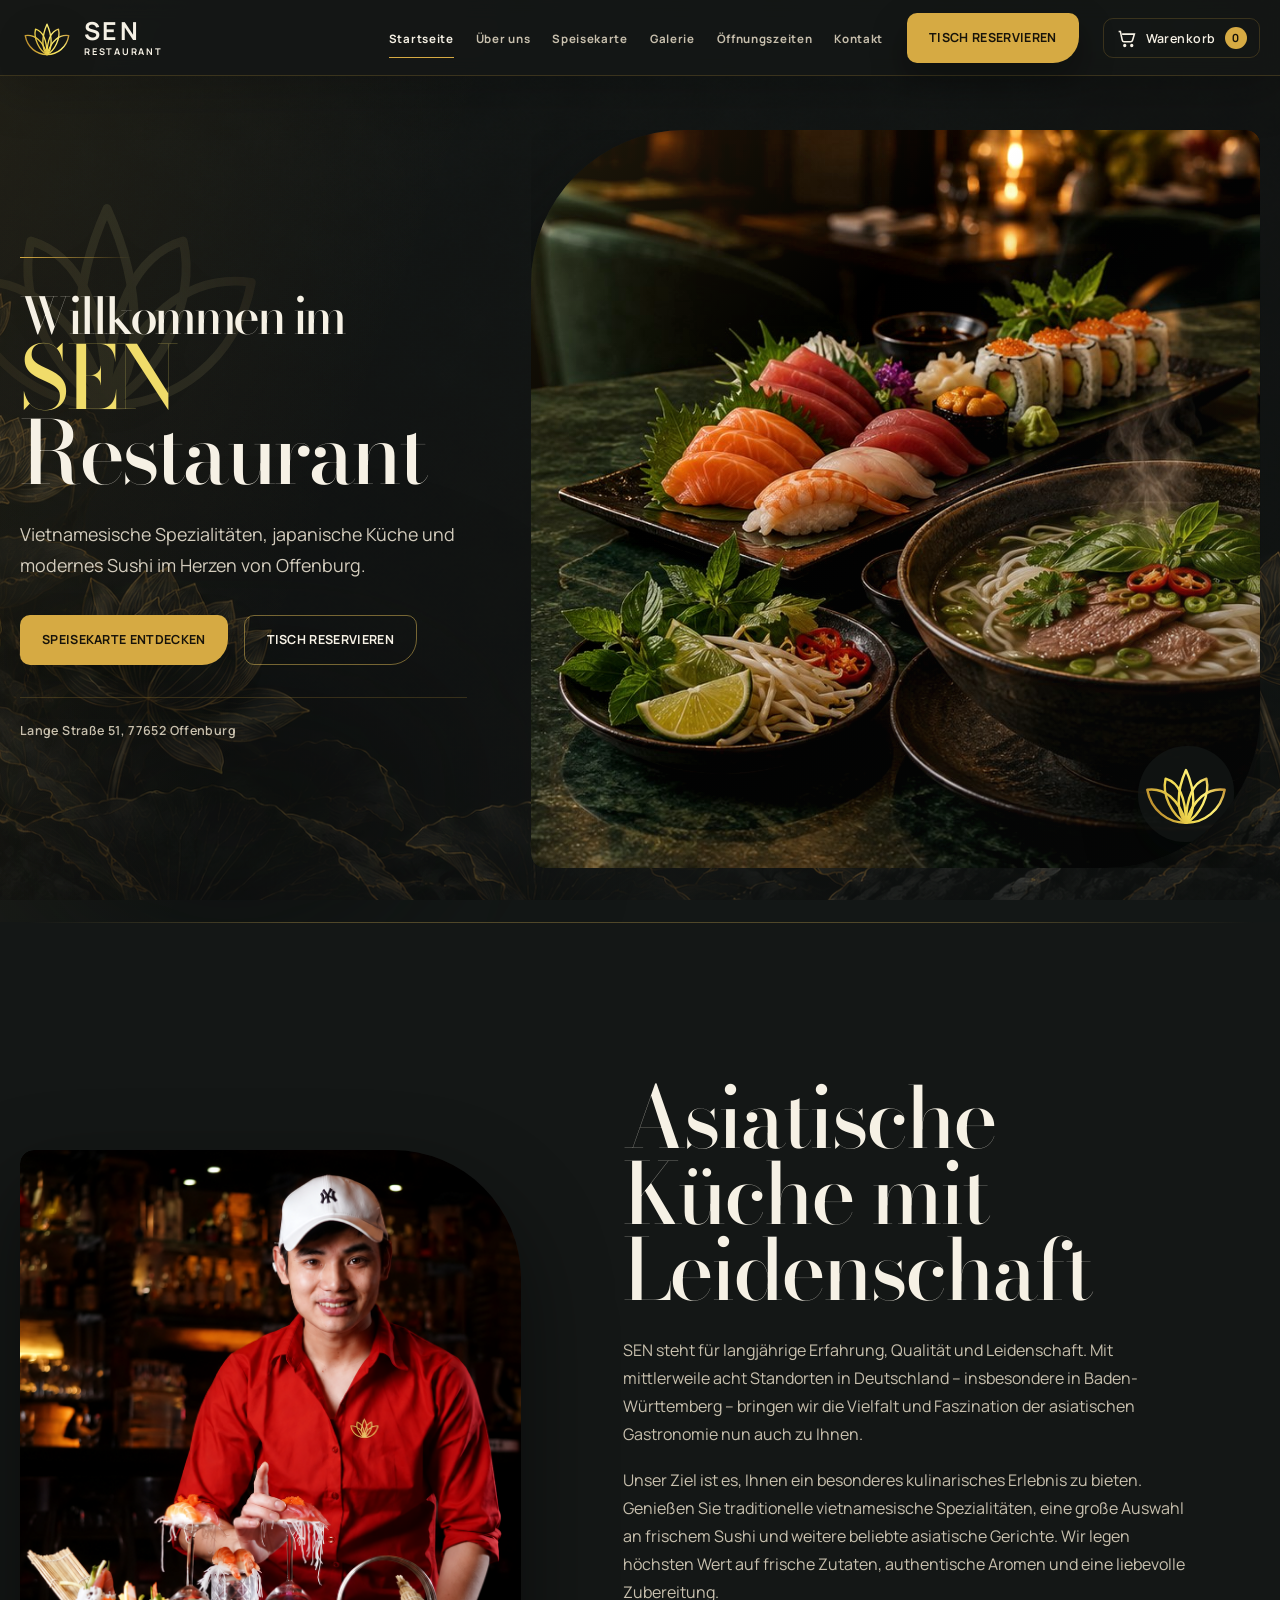
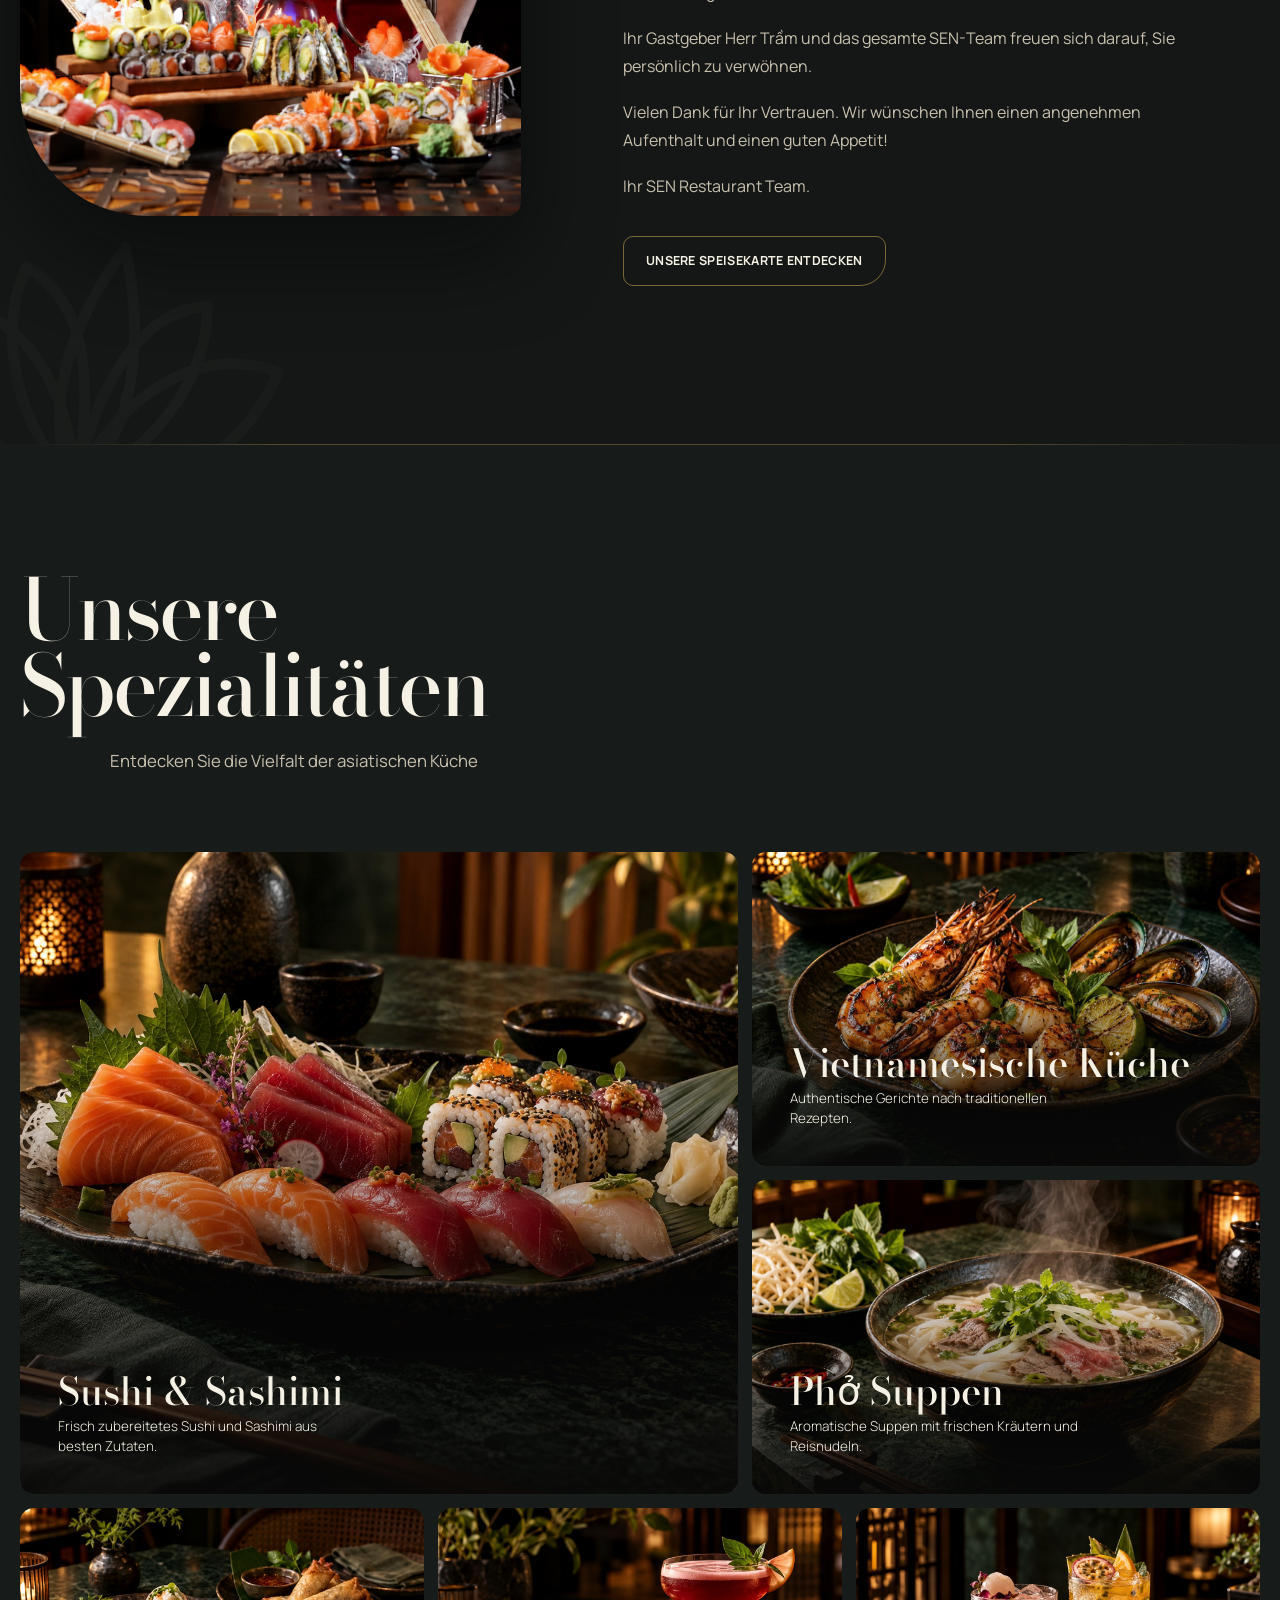
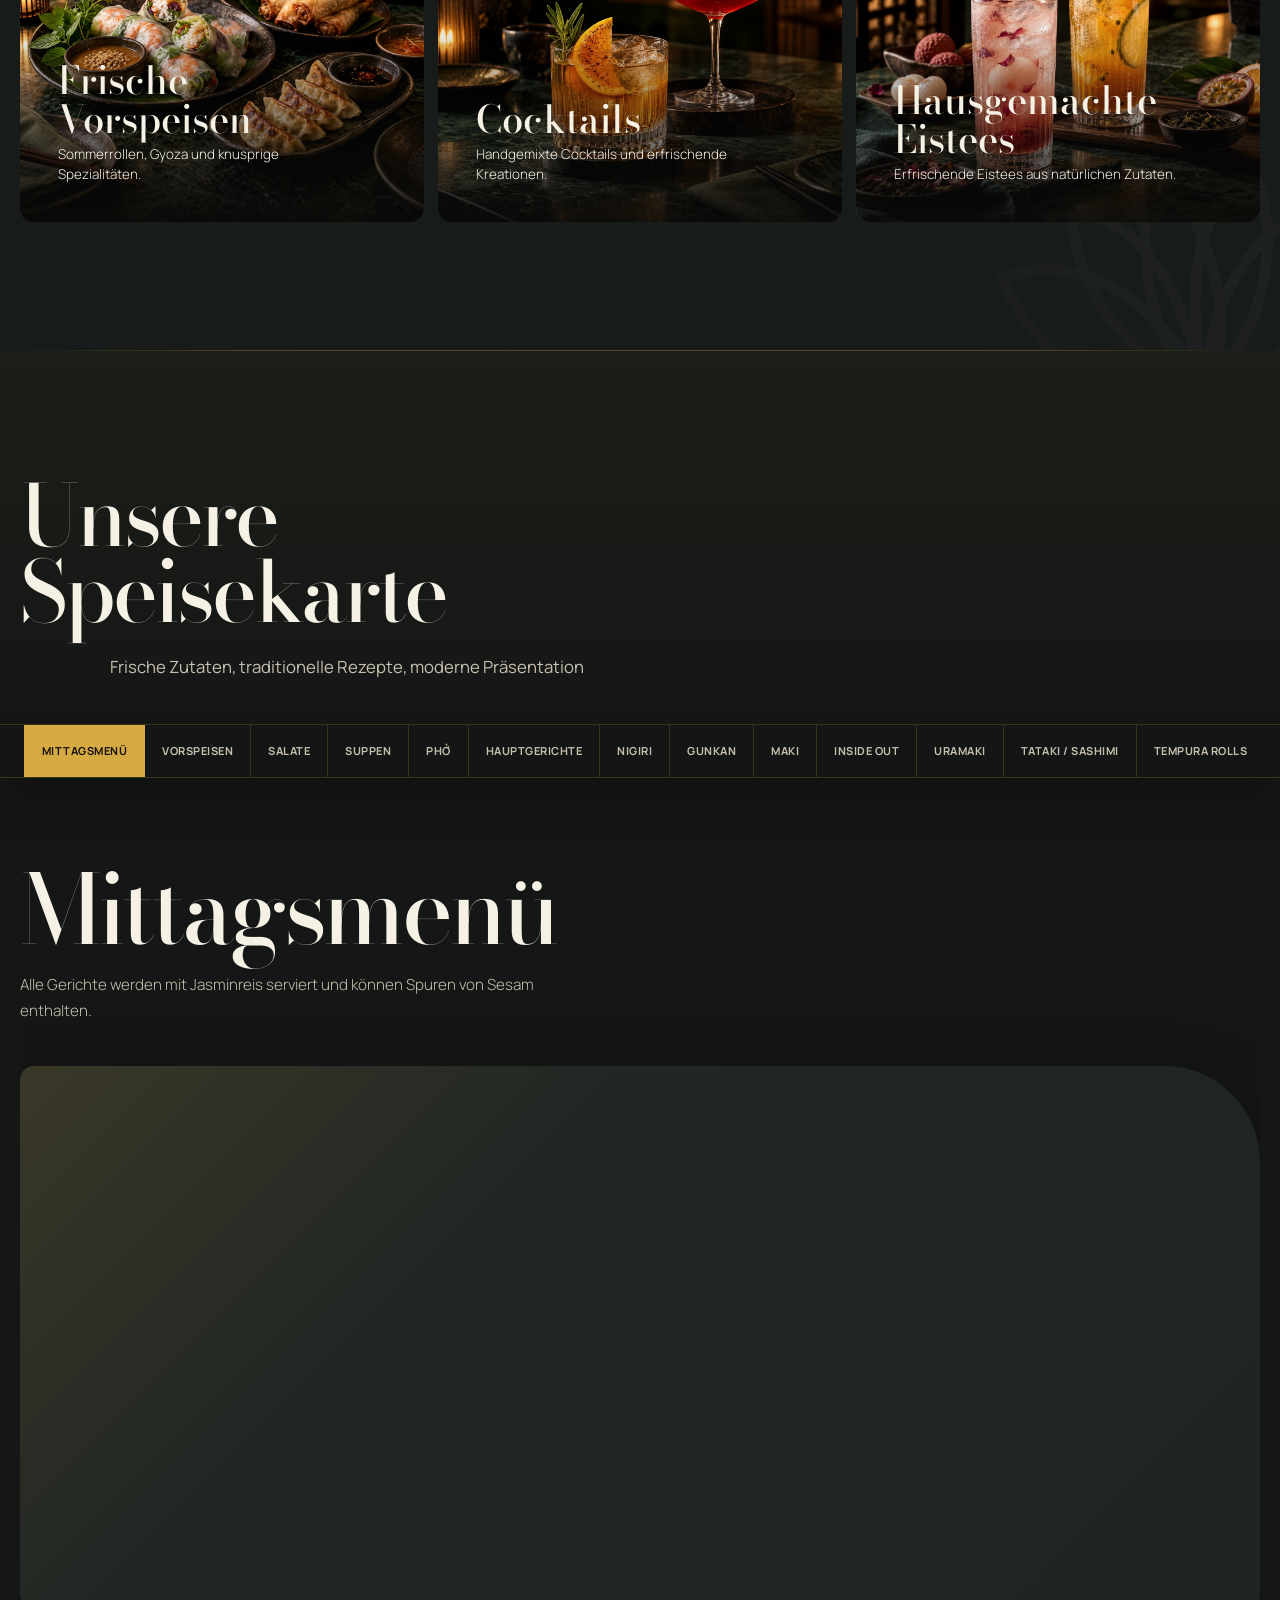
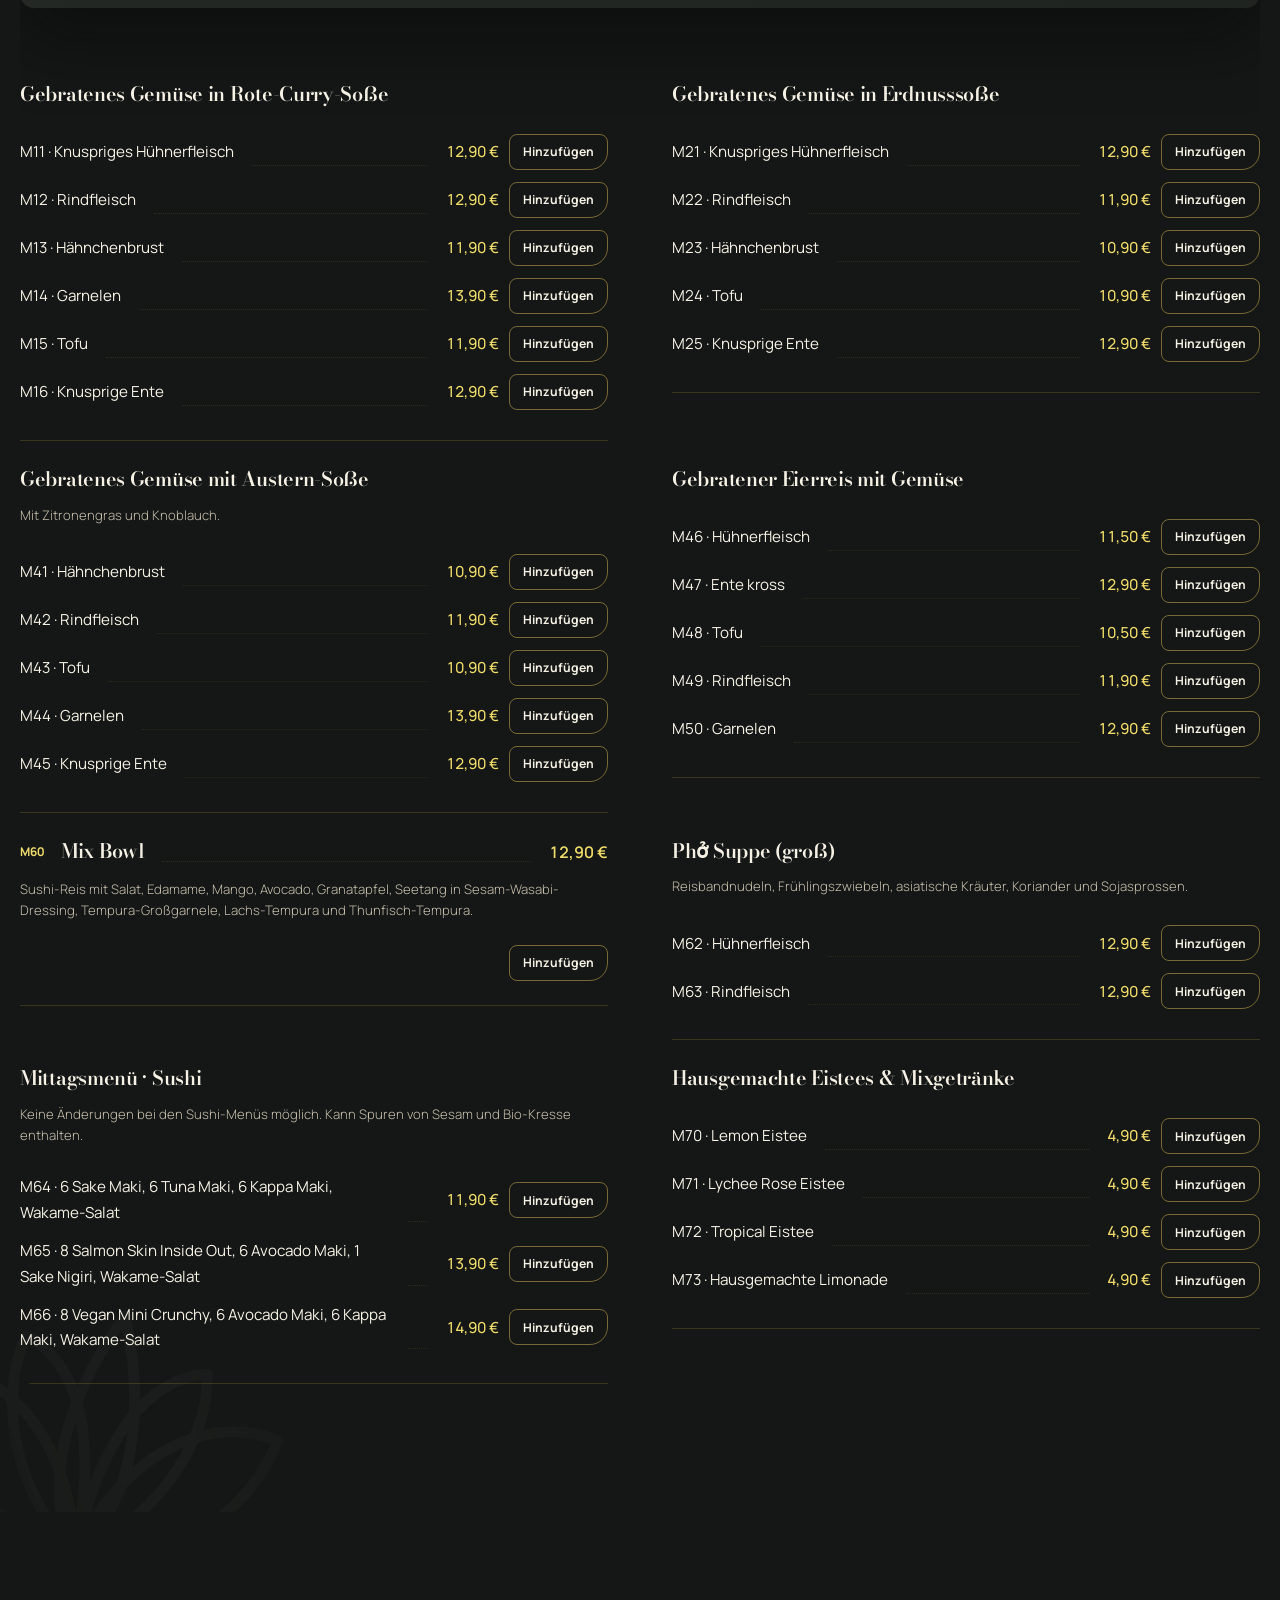
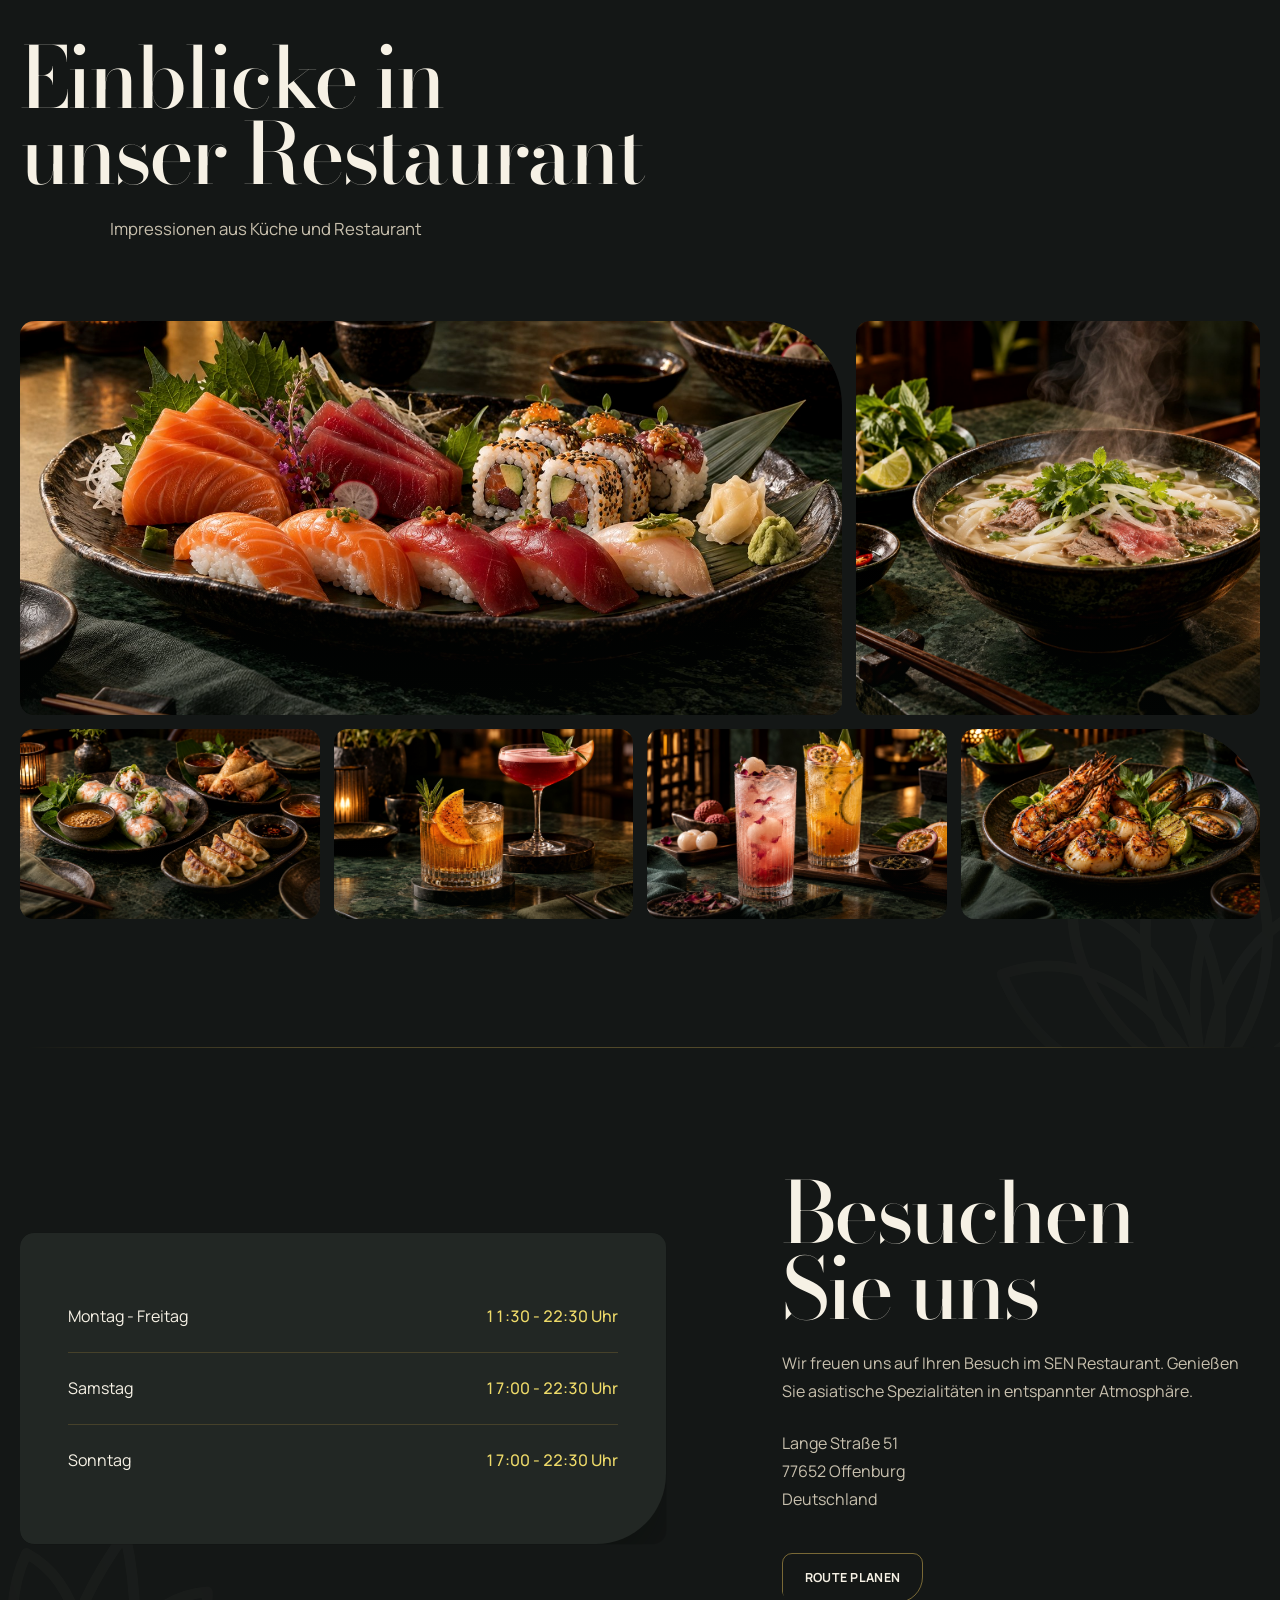
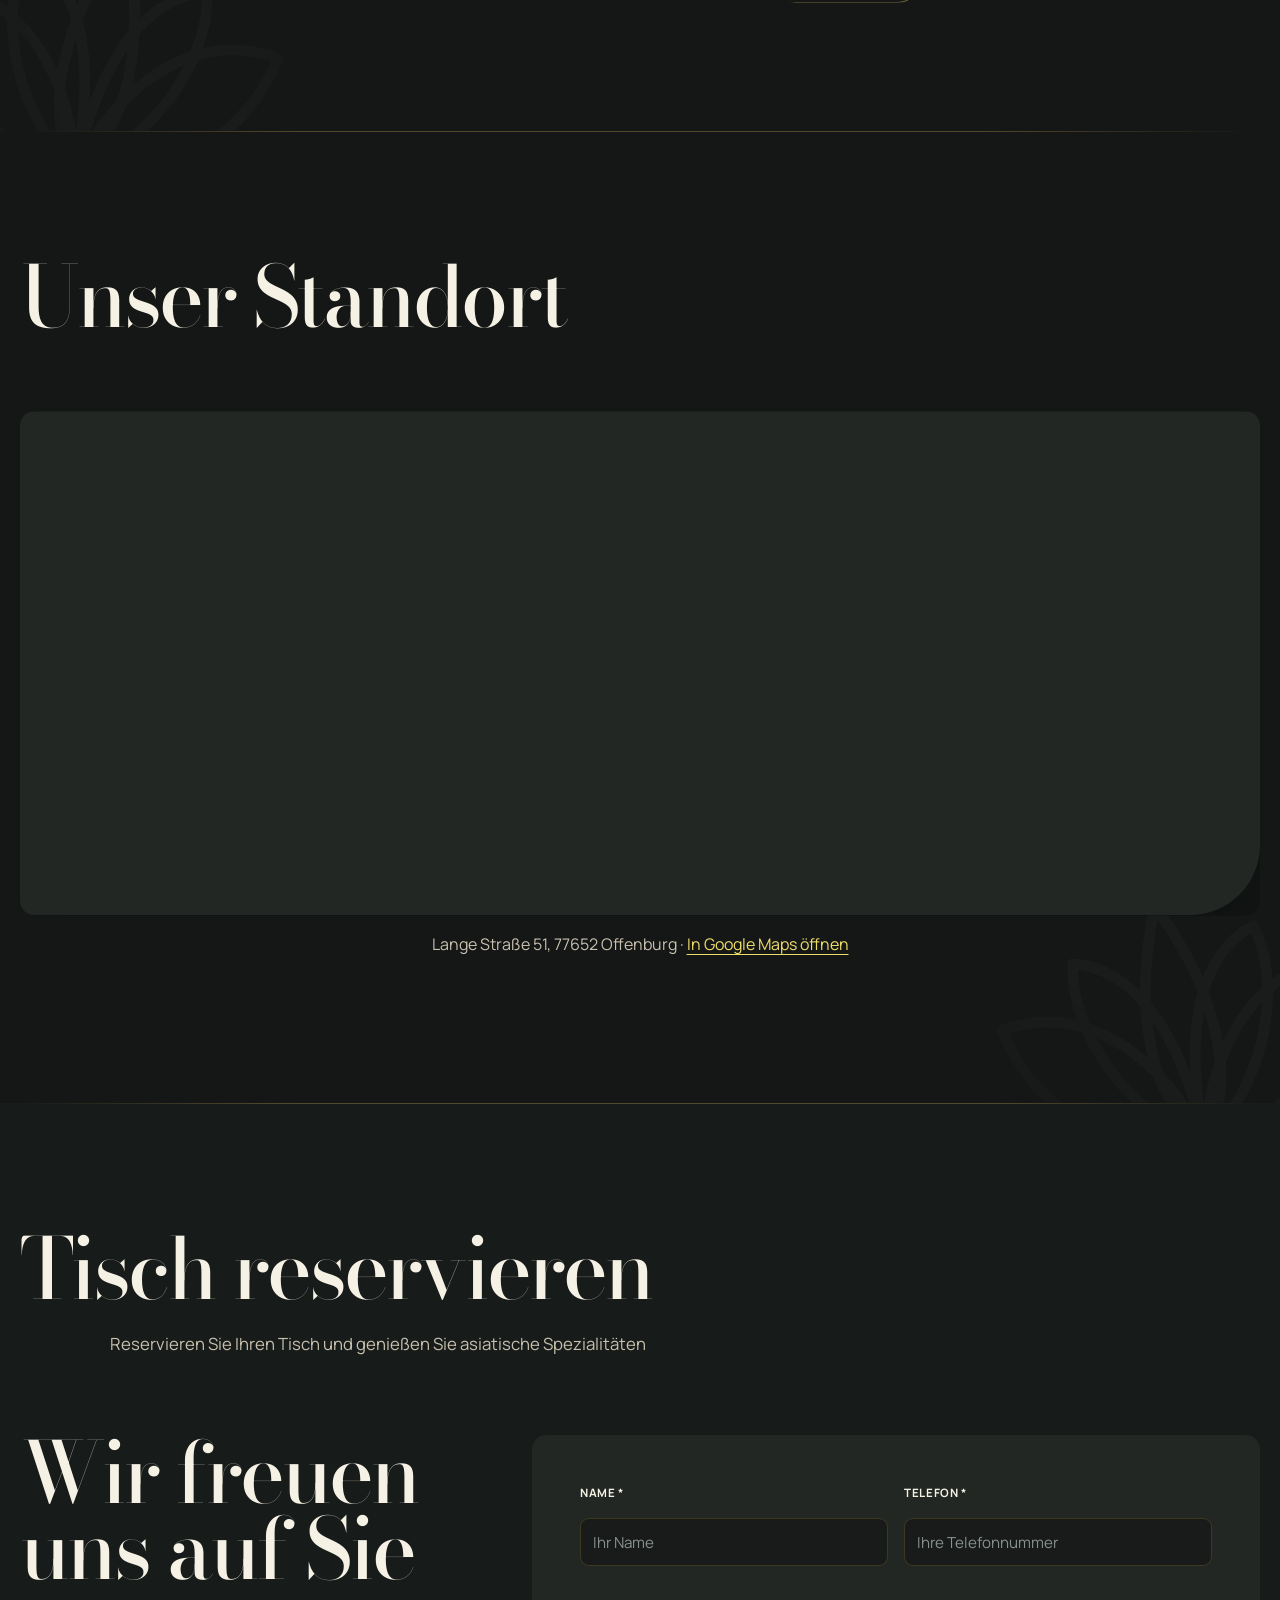
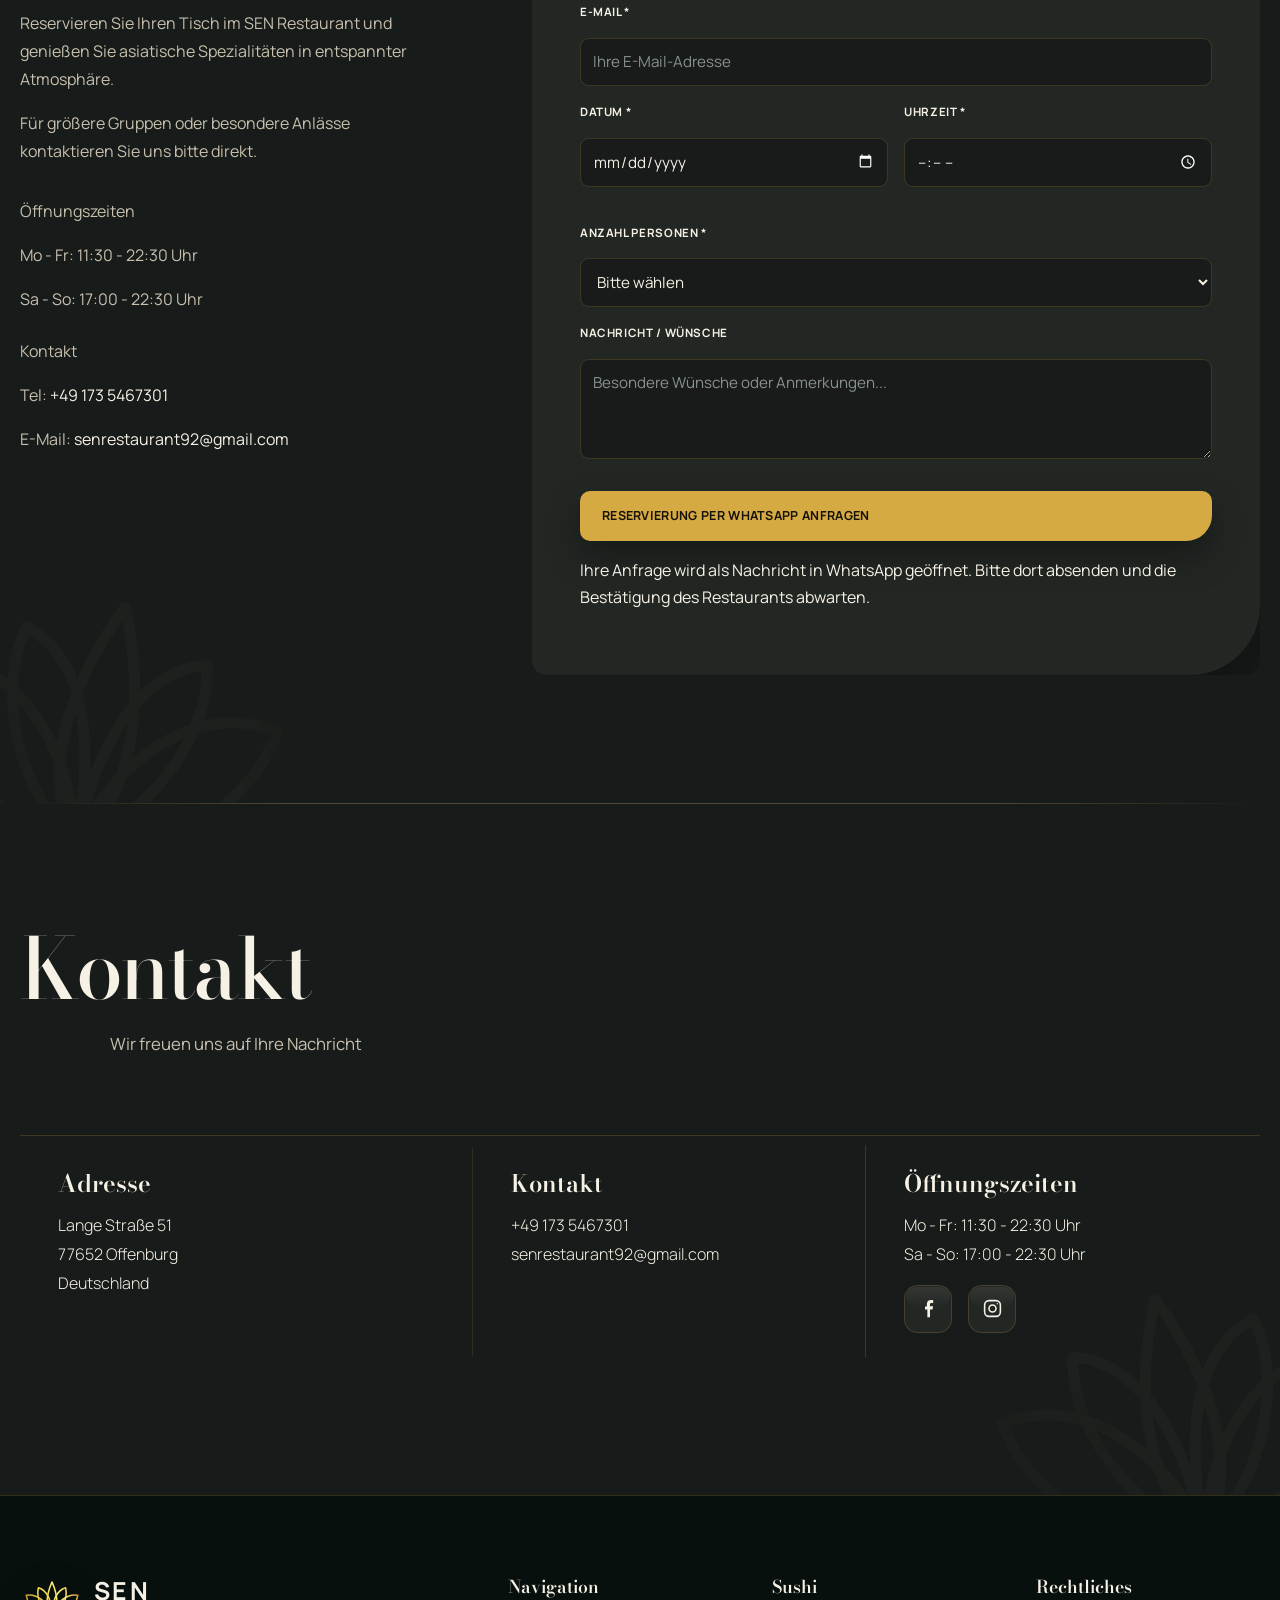
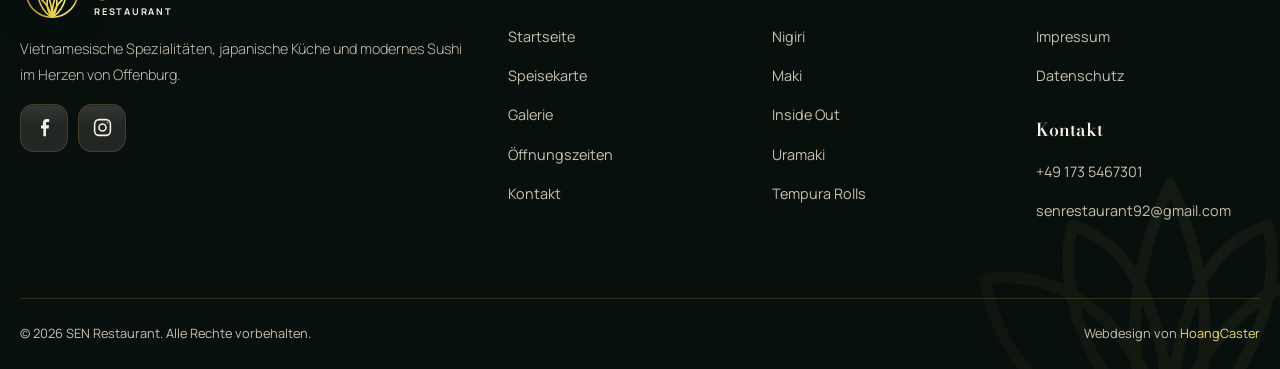
<file: index.html>
<!DOCTYPE html>
<html lang="de">
<head>
  <meta charset="UTF-8">
  <meta name="viewport" content="width=device-width, initial-scale=1.0">
  <title>SEN Restaurant Offenburg | Sushi & Vietnamesische Küche</title>
  <meta name="description" content="SEN Restaurant in Offenburg - vietnamesische Spezialitäten, Sushi, Pho, asiatische Küche und Cocktails in der Lange Straße 51.">
  <meta name="keywords" content="SEN Restaurant, Offenburg, Sushi, vietnamesisch, asiatisch, Pho, Cocktails, japanisch">
  <meta name="author" content="SEN Restaurant">
  <meta name="robots" content="index, follow">
  <meta name="theme-color" content="#141716">
  <meta property="og:title" content="SEN Restaurant Offenburg | Sushi & Vietnamesische Küche">
  <meta property="og:description" content="Vietnamesische Spezialitäten, Sushi, Pho und Cocktails im Herzen von Offenburg.">
  <meta property="og:type" content="restaurant">
  <link rel="preconnect" href="https://fonts.googleapis.com">
  <link rel="preconnect" href="https://fonts.gstatic.com" crossorigin>
  <link href="https://fonts.googleapis.com/css2?family=Bodoni+Moda:wght@500;600;700&family=Manrope:wght@400;500;600;700&display=swap" rel="stylesheet">
  <link rel="preload" as="image" href="assets/images/sen-hero.jpg" fetchpriority="high">
  <link rel="icon" type="image/svg+xml" href="assets/brand/sen-lotus-mark.svg">
  <link rel="icon" type="image/png" sizes="32x32" href="assets/brand/favicon-sen-32.png">
  <link rel="apple-touch-icon" sizes="192x192" href="assets/brand/favicon-sen-192.png">
  <link rel="stylesheet" href="css/style.css">
  <link rel="stylesheet" href="css/redesign.css">
  <link rel="stylesheet" href="css/premium.css">
  <link rel="stylesheet" href="css/editorial.css">
</head>
<body>
  <div class="scroll-progress" aria-hidden="true"></div>

  <!-- 1. HEADER -->
  <header class="header" id="header">
    <div class="header-container">
      <a href="#home" class="logo" aria-label="SEN Restaurant - Startseite">
        <img class="logo-mark" src="assets/brand/sen-lotus-mark.svg" alt="" width="320" height="220">
        <span class="logo-copy"><strong>SEN</strong><small>Restaurant</small></span>
      </a>
      <nav class="nav">
        <ul class="nav-links">
          <li><a href="#home" class="nav-link active">Startseite</a></li>
          <li><a href="#ueber-uns" class="nav-link">Über uns</a></li>
          <li><a href="#speisekarte" class="nav-link">Speisekarte</a></li>
          <li><a href="#galerie" class="nav-link">Galerie</a></li>
          <li><a href="#oeffnungszeiten" class="nav-link">Öffnungszeiten</a></li>
          <li><a href="#kontakt" class="nav-link">Kontakt</a></li>
        </ul>
        <a href="#reservierung" class="btn btn-primary nav-cta">Tisch reservieren</a>
        <button class="cart-trigger header-cart" type="button" aria-controls="cartDrawer" aria-expanded="false">
          <svg aria-hidden="true" viewBox="0 0 24 24" fill="none" stroke="currentColor" stroke-width="1.8"><path d="M3 4h2l2.2 10.1a2 2 0 0 0 2 1.6h7.7a2 2 0 0 0 1.9-1.4L21 7H7"/><circle cx="10" cy="20" r="1"/><circle cx="18" cy="20" r="1"/></svg>
          <span>Warenkorb</span>
          <span class="cart-count" aria-label="0 Artikel">0</span>
        </button>
      </nav>
      <button class="cart-trigger mobile-header-cart" type="button" aria-controls="cartDrawer" aria-expanded="false" aria-label="Warenkorb öffnen">
        <svg aria-hidden="true" viewBox="0 0 24 24" fill="none" stroke="currentColor" stroke-width="1.8"><path d="M3 4h2l2.2 10.1a2 2 0 0 0 2 1.6h7.7a2 2 0 0 0 1.9-1.4L21 7H7"/><circle cx="10" cy="20" r="1"/><circle cx="18" cy="20" r="1"/></svg>
        <span class="cart-count" aria-label="0 Artikel">0</span>
      </button>
      <button class="hamburger" id="hamburger" aria-label="Menü öffnen">
        <span></span>
        <span></span>
        <span></span>
      </button>
    </div>
  </header>

  <!-- Mobile Menu Overlay -->
  <div class="mobile-menu" id="mobileMenu">
    <nav>
      <a href="#home" class="mobile-nav-link">Startseite</a>
      <a href="#ueber-uns" class="mobile-nav-link">Über uns</a>
      <a href="#speisekarte" class="mobile-nav-link">Speisekarte</a>
      <a href="#galerie" class="mobile-nav-link">Galerie</a>
      <a href="#oeffnungszeiten" class="mobile-nav-link">Öffnungszeiten</a>
      <a href="#kontakt" class="mobile-nav-link">Kontakt</a>
      <a href="#reservierung" class="btn btn-primary" style="margin-top: 20px;">Tisch reservieren</a>
    </nav>
  </div>

  <main>
    <!-- 2. HERO SECTION -->
    <section class="hero" id="home">
      <div class="hero-lotus-mark" aria-hidden="true">
        <img src="assets/brand/sen-lotus-mark.svg" alt="" width="320" height="220">
      </div>
      <div class="hero-shell container">
        <div class="hero-content">
          <h1 class="hero-title">
            <span class="hero-title-line">Willkommen im</span>
            <span class="hero-title-line"><strong>SEN</strong> Restaurant</span>
          </h1>
          <p class="hero-subtitle">Vietnamesische Spezialitäten, japanische Küche und modernes Sushi im Herzen von Offenburg.</p>
          <div class="hero-buttons">
            <a href="#speisekarte" class="btn btn-primary">Speisekarte entdecken</a>
            <a href="#reservierung" class="btn btn-secondary">Tisch reservieren</a>
          </div>
          <p class="hero-location">Lange Straße 51, 77652 Offenburg</p>
        </div>
        <figure class="hero-visual">
          <img src="assets/images/sen-hero.jpg" alt="Pho, Sushi, Sommerrollen und Cocktail im SEN Restaurant" width="1896" height="830" fetchpriority="high">
        </figure>
      </div>
    </section>

    <!-- 3. ABOUT SECTION -->
    <section class="section" id="ueber-uns">
      <div class="about-grid container">
        <div class="about-image-wrapper fade-in">
          <img src="new1.png" alt="Asiatische Spezialitäten im SEN Restaurant" class="about-image" loading="lazy" width="1122" height="1402">
        </div>
        <div class="about-text fade-in">
          <h2>Asiatische Küche mit Leidenschaft</h2>
          <p>SEN steht für langjährige Erfahrung, Qualität und Leidenschaft. Mit mittlerweile acht Standorten in Deutschland – insbesondere in Baden-Württemberg – bringen wir die Vielfalt und Faszination der asiatischen Gastronomie nun auch zu Ihnen.</p>
          <p>Unser Ziel ist es, Ihnen ein besonderes kulinarisches Erlebnis zu bieten. Genießen Sie traditionelle vietnamesische Spezialitäten, eine große Auswahl an frischem Sushi und weitere beliebte asiatische Gerichte. Wir legen höchsten Wert auf frische Zutaten, authentische Aromen und eine liebevolle Zubereitung.</p>
          <p>Ihr Gastgeber Herr Trầm und das gesamte SEN-Team freuen sich darauf, Sie persönlich zu verwöhnen.</p>
          <p>Vielen Dank für Ihr Vertrauen. Wir wünschen Ihnen einen angenehmen Aufenthalt und einen guten Appetit!</p>
          <p>Ihr SEN Restaurant Team.</p>
          <a href="#speisekarte" class="btn btn-outline">Unsere Speisekarte entdecken</a>
        </div>
      </div>
    </section>

    <!-- 4. HIGHLIGHTS SECTION -->
    <section class="section section-dark" id="highlights">
      <div class="container">
        <header class="section-header">
          <h2 class="section-title">Unsere Spezialitäten</h2>
          <p class="section-subtitle">Entdecken Sie die Vielfalt der asiatischen Küche</p>
          <div class="section-divider"></div>
        </header>

        <div class="highlights-grid">
          <div class="highlight-card fade-in">
            <div class="highlight-card-image">
              <img src="assets/images/sen-sushi-sashimi.jpg" alt="Sushi und Sashimi Auswahl" loading="lazy" width="1448" height="1086">
            </div>
            <div class="highlight-card-overlay"></div>
            <div class="highlight-card-content">
              <h3 class="highlight-card-title">Sushi & Sashimi</h3>
              <p class="highlight-card-desc">Frisch zubereitetes Sushi und Sashimi aus besten Zutaten.</p>
            </div>
          </div>

          <div class="highlight-card fade-in">
            <div class="highlight-card-image">
              <img src="assets/images/sen-meeresfruechte.jpg" alt="Gegrillte vietnamesische Meeresfrüchte" loading="lazy" width="1448" height="1086">
            </div>
            <div class="highlight-card-overlay"></div>
            <div class="highlight-card-content">
              <h3 class="highlight-card-title">Vietnamesische Küche</h3>
              <p class="highlight-card-desc">Authentische Gerichte nach traditionellen Rezepten.</p>
            </div>
          </div>

          <div class="highlight-card fade-in">
            <div class="highlight-card-image">
              <img src="assets/images/sen-pho.jpg" alt="Dampfende vietnamesische Pho-Suppe" loading="lazy" width="1448" height="1086">
            </div>
            <div class="highlight-card-overlay"></div>
            <div class="highlight-card-content">
              <h3 class="highlight-card-title">Phở Suppen</h3>
              <p class="highlight-card-desc">Aromatische Suppen mit frischen Kräutern und Reisnudeln.</p>
            </div>
          </div>

          <div class="highlight-card fade-in">
            <div class="highlight-card-image">
              <img src="assets/images/sen-vorspeisen.jpg" alt="Sommerrollen, Frühlingsrollen und Gyoza" loading="lazy" width="1448" height="1086">
            </div>
            <div class="highlight-card-overlay"></div>
            <div class="highlight-card-content">
              <h3 class="highlight-card-title">Frische Vorspeisen</h3>
              <p class="highlight-card-desc">Sommerrollen, Gyoza und knusprige Spezialitäten.</p>
            </div>
          </div>

          <div class="highlight-card fade-in">
            <div class="highlight-card-image">
              <img src="assets/images/sen-cocktails.jpg" alt="Zwei handgemixte Cocktails" loading="lazy" width="1448" height="1086">
            </div>
            <div class="highlight-card-overlay"></div>
            <div class="highlight-card-content">
              <h3 class="highlight-card-title">Cocktails</h3>
              <p class="highlight-card-desc">Handgemixte Cocktails und erfrischende Kreationen.</p>
            </div>
          </div>

          <div class="highlight-card fade-in">
            <div class="highlight-card-image">
              <img src="assets/images/sen-eistee.jpg" alt="Hausgemachte Lychee-Rose und Tropical Eistees" loading="lazy" width="1448" height="1086">
            </div>
            <div class="highlight-card-overlay"></div>
            <div class="highlight-card-content">
              <h3 class="highlight-card-title">Hausgemachte Eistees</h3>
              <p class="highlight-card-desc">Erfrischende Eistees aus natürlichen Zutaten.</p>
            </div>
          </div>
        </div>
      </div>
    </section>

    <!-- 5. SPEISEKARTE SECTION -->
    <section class="section" id="speisekarte">
      <div class="container">
        <header class="section-header">
          <h2 class="section-title">Unsere Speisekarte</h2>
          <p class="section-subtitle">Frische Zutaten, traditionelle Rezepte, moderne Präsentation</p>
          <div class="section-divider"></div>
        </header>

        <div class="menu-nav">
          <div class="menu-nav-wrapper">
            <button class="menu-tab active" data-category="mittagsmenu">Mittagsmenü</button>
            <button class="menu-tab" data-category="vorspeisen">Vorspeisen</button>
            <button class="menu-tab" data-category="salate">Salate</button>
            <button class="menu-tab" data-category="suppen">Suppen</button>
            <button class="menu-tab" data-category="pho">Phở</button>
            <button class="menu-tab" data-category="hauptgerichte">Hauptgerichte</button>
            <button class="menu-tab" data-category="nigiri">Nigiri</button>
            <button class="menu-tab" data-category="gunkan">Gunkan</button>
            <button class="menu-tab" data-category="maki">Maki</button>
            <button class="menu-tab" data-category="inside-out">Inside Out</button>
            <button class="menu-tab" data-category="uramaki">Uramaki</button>
            <button class="menu-tab" data-category="tataki-sashimi">Tataki / Sashimi</button>
            <button class="menu-tab" data-category="tempura-rolls">Tempura Rolls</button>
            <button class="menu-tab" data-category="sushi-menus">Sushi Menüs</button>
            <button class="menu-tab" data-category="nachspeisen">Nachspeisen</button>
            <button class="menu-tab" data-category="cocktails">Cocktails</button>
            <button class="menu-tab" data-category="alkoholfrei">Alkoholfreie Cocktails</button>
            <button class="menu-tab" data-category="eistees">Hausgemachte Eistees</button>
            <button class="menu-tab" data-category="bier">Bier</button>
            <button class="menu-tab" data-category="alkoholfreie-getraenke">Alkoholfreie Getränke</button>
            <button class="menu-tab" data-category="softdrinks">Softdrinks</button>
            <button class="menu-tab" data-category="warme-getraenke">Warme Getränke</button>
            <button class="menu-tab" data-category="schaumwein">Schaumwein</button>
            <button class="menu-tab" data-category="allergene">Allergene &amp; Zusatzstoffe</button>
          </div>
        </div>

        <div class="menu-content">
          <!-- MITTAGSMENÜ -->
          <div class="menu-category active" id="mittagsmenu">
            <h3 class="menu-category-title">Mittagsmenü</h3>
            <p class="menu-category-desc" style="margin-bottom: 24px; color: rgba(255,255,255,0.7);">Alle Gerichte werden mit Jasminreis serviert und können Spuren von Sesam enthalten.</p>
            <div class="menu-grid">
              <div class="menu-item">
                <div class="menu-item-header"><span class="menu-item-name">Gebratenes Gemüse in Rote-Curry-Soße</span></div>
                <div class="menu-item-variants">
                  <div class="menu-variant"><span class="menu-variant-name">M11 · Knuspriges Hühnerfleisch</span><span class="menu-variant-dots"></span><span class="menu-variant-price">12,90 €</span></div>
                  <div class="menu-variant"><span class="menu-variant-name">M12 · Rindfleisch</span><span class="menu-variant-dots"></span><span class="menu-variant-price">12,90 €</span></div>
                  <div class="menu-variant"><span class="menu-variant-name">M13 · Hähnchenbrust</span><span class="menu-variant-dots"></span><span class="menu-variant-price">11,90 €</span></div>
                  <div class="menu-variant"><span class="menu-variant-name">M14 · Garnelen</span><span class="menu-variant-dots"></span><span class="menu-variant-price">13,90 €</span></div>
                  <div class="menu-variant"><span class="menu-variant-name">M15 · Tofu</span><span class="menu-variant-dots"></span><span class="menu-variant-price">11,90 €</span></div>
                  <div class="menu-variant"><span class="menu-variant-name">M16 · Knusprige Ente</span><span class="menu-variant-dots"></span><span class="menu-variant-price">12,90 €</span></div>
                </div>
              </div>
              <div class="menu-item">
                <div class="menu-item-header"><span class="menu-item-name">Gebratenes Gemüse in Erdnusssoße</span></div>
                <div class="menu-item-variants">
                  <div class="menu-variant"><span class="menu-variant-name">M21 · Knuspriges Hühnerfleisch</span><span class="menu-variant-dots"></span><span class="menu-variant-price">12,90 €</span></div>
                  <div class="menu-variant"><span class="menu-variant-name">M22 · Rindfleisch</span><span class="menu-variant-dots"></span><span class="menu-variant-price">11,90 €</span></div>
                  <div class="menu-variant"><span class="menu-variant-name">M23 · Hähnchenbrust</span><span class="menu-variant-dots"></span><span class="menu-variant-price">10,90 €</span></div>
                  <div class="menu-variant"><span class="menu-variant-name">M24 · Tofu</span><span class="menu-variant-dots"></span><span class="menu-variant-price">10,90 €</span></div>
                  <div class="menu-variant"><span class="menu-variant-name">M25 · Knusprige Ente</span><span class="menu-variant-dots"></span><span class="menu-variant-price">12,90 €</span></div>
                </div>
              </div>
              <div class="menu-item">
                <div class="menu-item-header"><span class="menu-item-name">Gebratenes Gemüse mit Austern-Soße</span></div>
                <p class="menu-item-desc">Mit Zitronengras und Knoblauch.</p>
                <div class="menu-item-variants">
                  <div class="menu-variant"><span class="menu-variant-name">M41 · Hähnchenbrust</span><span class="menu-variant-dots"></span><span class="menu-variant-price">10,90 €</span></div>
                  <div class="menu-variant"><span class="menu-variant-name">M42 · Rindfleisch</span><span class="menu-variant-dots"></span><span class="menu-variant-price">11,90 €</span></div>
                  <div class="menu-variant"><span class="menu-variant-name">M43 · Tofu</span><span class="menu-variant-dots"></span><span class="menu-variant-price">10,90 €</span></div>
                  <div class="menu-variant"><span class="menu-variant-name">M44 · Garnelen</span><span class="menu-variant-dots"></span><span class="menu-variant-price">13,90 €</span></div>
                  <div class="menu-variant"><span class="menu-variant-name">M45 · Knusprige Ente</span><span class="menu-variant-dots"></span><span class="menu-variant-price">12,90 €</span></div>
                </div>
              </div>
              <div class="menu-item">
                <div class="menu-item-header"><span class="menu-item-name">Gebratener Eierreis mit Gemüse</span></div>
                <div class="menu-item-variants">
                  <div class="menu-variant"><span class="menu-variant-name">M46 · Hühnerfleisch</span><span class="menu-variant-dots"></span><span class="menu-variant-price">11,50 €</span></div>
                  <div class="menu-variant"><span class="menu-variant-name">M47 · Ente kross</span><span class="menu-variant-dots"></span><span class="menu-variant-price">12,90 €</span></div>
                  <div class="menu-variant"><span class="menu-variant-name">M48 · Tofu</span><span class="menu-variant-dots"></span><span class="menu-variant-price">10,50 €</span></div>
                  <div class="menu-variant"><span class="menu-variant-name">M49 · Rindfleisch</span><span class="menu-variant-dots"></span><span class="menu-variant-price">11,90 €</span></div>
                  <div class="menu-variant"><span class="menu-variant-name">M50 · Garnelen</span><span class="menu-variant-dots"></span><span class="menu-variant-price">12,90 €</span></div>
                </div>
              </div>
              <div class="menu-item">
                <div class="menu-item-header"><span class="menu-item-number">M60</span><span class="menu-item-name">Mix Bowl</span><span class="menu-item-dots"></span><span class="menu-item-price">12,90 €</span></div>
                <p class="menu-item-desc">Sushi-Reis mit Salat, Edamame, Mango, Avocado, Granatapfel, Seetang in Sesam-Wasabi-Dressing, Tempura-Großgarnele, Lachs-Tempura und Thunfisch-Tempura.</p>
              </div>
              <div class="menu-item">
                <div class="menu-item-header"><span class="menu-item-name">Phở Suppe (groß)</span></div>
                <p class="menu-item-desc">Reisbandnudeln, Frühlingszwiebeln, asiatische Kräuter, Koriander und Sojasprossen.</p>
                <div class="menu-item-variants">
                  <div class="menu-variant"><span class="menu-variant-name">M62 · Hühnerfleisch</span><span class="menu-variant-dots"></span><span class="menu-variant-price">12,90 €</span></div>
                  <div class="menu-variant"><span class="menu-variant-name">M63 · Rindfleisch</span><span class="menu-variant-dots"></span><span class="menu-variant-price">12,90 €</span></div>
                </div>
              </div>
              <div class="menu-item">
                <div class="menu-item-header"><span class="menu-item-name">Mittagsmenü · Sushi</span></div>
                <p class="menu-item-desc">Keine Änderungen bei den Sushi-Menüs möglich. Kann Spuren von Sesam und Bio-Kresse enthalten.</p>
                <div class="menu-item-variants">
                  <div class="menu-variant"><span class="menu-variant-name">M64 · 6 Sake Maki, 6 Tuna Maki, 6 Kappa Maki, Wakame-Salat</span><span class="menu-variant-dots"></span><span class="menu-variant-price">11,90 €</span></div>
                  <div class="menu-variant"><span class="menu-variant-name">M65 · 8 Salmon Skin Inside Out, 6 Avocado Maki, 1 Sake Nigiri, Wakame-Salat</span><span class="menu-variant-dots"></span><span class="menu-variant-price">13,90 €</span></div>
                  <div class="menu-variant"><span class="menu-variant-name">M66 · 8 Vegan Mini Crunchy, 6 Avocado Maki, 6 Kappa Maki, Wakame-Salat</span><span class="menu-variant-dots"></span><span class="menu-variant-price">14,90 €</span></div>
                </div>
              </div>
              <div class="menu-item">
                <div class="menu-item-header"><span class="menu-item-name">Hausgemachte Eistees &amp; Mixgetränke</span></div>
                <div class="menu-item-variants">
                  <div class="menu-variant"><span class="menu-variant-name">M70 · Lemon Eistee</span><span class="menu-variant-dots"></span><span class="menu-variant-price">4,90 €</span></div>
                  <div class="menu-variant"><span class="menu-variant-name">M71 · Lychee Rose Eistee</span><span class="menu-variant-dots"></span><span class="menu-variant-price">4,90 €</span></div>
                  <div class="menu-variant"><span class="menu-variant-name">M72 · Tropical Eistee</span><span class="menu-variant-dots"></span><span class="menu-variant-price">4,90 €</span></div>
                  <div class="menu-variant"><span class="menu-variant-name">M73 · Hausgemachte Limonade</span><span class="menu-variant-dots"></span><span class="menu-variant-price">4,90 €</span></div>
                </div>
              </div>
            </div>
          </div>

          <!-- VORSPEISEN -->
          <div class="menu-category" id="vorspeisen">
            <h3 class="menu-category-title">Vorspeisen</h3>
            <div class="menu-grid">
              <div class="menu-item">
                <div class="menu-item-header">
                  <span class="menu-item-number">1.</span>
                  <span class="menu-item-name">Edamame</span>
                  <span class="menu-item-dots"></span>
                  <span class="menu-item-price">6,50 €</span>
                </div>
                <p class="menu-item-desc">Gedämpfte japanische Sojabohnen mit Meersalz.</p>
                <span class="menu-item-allergens">Allergene: M</span>
              </div>
              
              <div class="menu-item">
                <div class="menu-item-header">
                  <span class="menu-item-number">2.</span>
                  <span class="menu-item-name">Pommes frites</span>
                  <span class="menu-item-dots"></span>
                  <span class="menu-item-price">5,90 €</span>
                </div>
                <p class="menu-item-desc">Pommes frites mit Chili-Mayonnaise.</p>
                <span class="menu-item-allergens">Allergene: A</span>
              </div>

              <div class="menu-item">
                <div class="menu-item-header">
                  <span class="menu-item-number">3.</span>
                  <span class="menu-item-name">Gyoza - 5 St.</span>
                </div>
                <p class="menu-item-desc">Japanische Teigtaschen.</p>
                <div class="menu-item-variants">
                  <div class="menu-variant">
                    <span class="menu-variant-name">Hühnerfleisch</span>
                    <span class="menu-variant-dots"></span>
                    <span class="menu-variant-price">6,50 €</span>
                  </div>
                  <div class="menu-variant">
                    <span class="menu-variant-name">Vegetarisch / Gemüse</span>
                    <span class="menu-variant-dots"></span>
                    <span class="menu-variant-price">6,50 €</span>
                  </div>
                </div>
                <span class="menu-item-allergens">Allergene: D</span>
              </div>

              <div class="menu-item">
                <div class="menu-item-header">
                  <span class="menu-item-number">4.</span>
                  <span class="menu-item-name">Ha Cao - 5 St.</span>
                  <span class="menu-item-dots"></span>
                  <span class="menu-item-price">6,50 €</span>
                </div>
                <p class="menu-item-desc">Gedämpfte Reismehltaschen, gefüllt mit Garnelen.</p>
                <span class="menu-item-allergens">Allergene: E</span>
              </div>

              <div class="menu-item">
                <div class="menu-item-header">
                  <span class="menu-item-number">5.</span>
                  <span class="menu-item-name">Nem Rán - 3 St.</span>
                  <span class="menu-item-dots"></span>
                  <span class="menu-item-price">6,50 €</span>
                </div>
                <p class="menu-item-desc">Vietnamesische Frühlingsrollen mit Hühnerfleisch.</p>
                <span class="menu-item-allergens">Allergene: D</span>
              </div>

              <div class="menu-item">
                <div class="menu-item-header">
                  <span class="menu-item-number">6.</span>
                  <span class="menu-item-name">Mini-Frühlingsrollen - 8 St.</span>
                  <span class="menu-item-dots"></span>
                  <span class="menu-item-price">6,50 €</span>
                </div>
                <p class="menu-item-desc">Vegetarische Gemüse-Frühlingsrollen.</p>
                <span class="menu-item-allergens">Allergene: D</span>
              </div>

              <div class="menu-item">
                <div class="menu-item-header">
                  <span class="menu-item-number">7.</span>
                  <span class="menu-item-name">Gỏi Cuốn - 4 St.</span>
                </div>
                <p class="menu-item-desc">Frische Sommerrollen mit Salat, Kräutern und Erdnusssauce.</p>
                <div class="menu-item-variants">
                  <div class="menu-variant">
                    <span class="menu-variant-name">Tofu</span>
                    <span class="menu-variant-dots"></span>
                    <span class="menu-variant-price">5,50 €</span>
                  </div>
                  <span class="menu-item-allergens">Allergene: B, M</span>
                  <div class="menu-variant">
                    <span class="menu-variant-name">Rindfleisch</span>
                    <span class="menu-variant-dots"></span>
                    <span class="menu-variant-price">6,50 €</span>
                  </div>
                  <span class="menu-item-allergens">Allergene: B</span>
                  <div class="menu-variant">
                    <span class="menu-variant-name">Gekochter Lachs</span>
                    <span class="menu-variant-dots"></span>
                    <span class="menu-variant-price">6,50 €</span>
                  </div>
                  <span class="menu-item-allergens">Allergene: B, C</span>
                  <div class="menu-variant">
                    <span class="menu-variant-name">Knuspriges Hähnchen</span>
                    <span class="menu-variant-dots"></span>
                    <span class="menu-variant-price">5,90 €</span>
                  </div>
                  <span class="menu-item-allergens">Allergene: B, D</span>
                </div>
              </div>

              <div class="menu-item">
                <div class="menu-item-header">
                  <span class="menu-item-number">8.</span>
                  <span class="menu-item-name">Gà Xiên Lá Chanh - 2 St.</span>
                  <span class="menu-item-dots"></span>
                  <span class="menu-item-price">7,50 €</span>
                </div>
                <p class="menu-item-desc">Gegrillte Hähnchenbrust mit Erdnusssauce.</p>
                <span class="menu-item-allergens">Allergene: B</span>
              </div>

              <div class="menu-item">
                <div class="menu-item-header">
                  <span class="menu-item-number">9.</span>
                  <span class="menu-item-name">Tôm Chiên Cốm - 3 St.</span>
                  <span class="menu-item-dots"></span>
                  <span class="menu-item-price">8,50 €</span>
                </div>
                <p class="menu-item-desc">Riesengarnelen im knusprigen grünen Reismantel mit hausgemachter Süß-Sauer-Sauce.</p>
                <span class="menu-item-allergens">Allergene: E</span>
              </div>

              <div class="menu-item">
                <div class="menu-item-header">
                  <span class="menu-item-number">10.</span>
                  <span class="menu-item-name">Mực Chiên Giòn - 6 St.</span>
                  <span class="menu-item-dots"></span>
                  <span class="menu-item-price">7,50 €</span>
                </div>
                <p class="menu-item-desc">Knusprige Tintenfischringe.</p>
                <span class="menu-item-allergens">Allergene: N</span>
              </div>

              <div class="menu-item">
                <div class="menu-item-header">
                  <span class="menu-item-number">11.</span>
                  <span class="menu-item-name">Gegrillte Meeresfrüchte - 3 St.</span>
                </div>
                <p class="menu-item-desc">Mit Frühlingszwiebeln, gerösteten Erdnüssen, Röstzwiebeln und Salat.</p>
                <div class="menu-item-variants">
                  <div class="menu-variant">
                    <span class="menu-variant-name">Grünschalenmuscheln</span>
                    <span class="menu-variant-dots"></span>
                    <span class="menu-variant-price">9,90 €</span>
                  </div>
                  <div class="menu-variant">
                    <span class="menu-variant-name">Jakobsmuscheln</span>
                    <span class="menu-variant-dots"></span>
                    <span class="menu-variant-price">9,90 €</span>
                  </div>
                  <div class="menu-variant">
                    <span class="menu-variant-name">Garnelen</span>
                    <span class="menu-variant-dots"></span>
                    <span class="menu-variant-price">9,90 €</span>
                  </div>
                </div>
              </div>

              <div class="menu-item">
                <div class="menu-item-header">
                  <span class="menu-item-number">12.</span>
                  <span class="menu-item-name">Variante aus Vietnam</span>
                  <span class="menu-item-dots"></span>
                  <span class="menu-item-price">22,50 €</span>
                </div>
                <p class="menu-item-desc">Ab 2 Personen. 2 × Frühlingsrollen, 3 × Sommerrollen, gegrillte Hähnchenbrust, Salat, Soße und 4 × Ha Cao.</p>
                <span class="menu-item-allergens">Allergene: B, D, E</span>
              </div>
            </div>
          </div>

          <!-- SALATE -->
          <div class="menu-category" id="salate">
            <h3 class="menu-category-title">Salate</h3>
            <div class="menu-grid">
              <div class="menu-item">
                <div class="menu-item-header">
                  <span class="menu-item-number">13.</span>
                  <span class="menu-item-name">Mango-Salat</span>
                </div>
                <p class="menu-item-desc">Mango, Salat-Mix, Gurken, asiatische Kräuter, Krupuk, Ananas, Erdnüsse und Limetten-Fischsoße. Dazu Klebreis.</p>
                <div class="menu-item-variants">
                  <div class="menu-variant">
                    <span class="menu-variant-name">Tofu-Tempura</span>
                    <span class="menu-variant-dots"></span>
                    <span class="menu-variant-price">8,90 €</span>
                  </div>
                  <div class="menu-variant">
                    <span class="menu-variant-name">Rinderfilet</span>
                    <span class="menu-variant-dots"></span>
                    <span class="menu-variant-price">9,90 €</span>
                  </div>
                  <div class="menu-variant">
                    <span class="menu-variant-name">Gegrillte Hähnchenbrust</span>
                    <span class="menu-variant-dots"></span>
                    <span class="menu-variant-price">9,90 €</span>
                  </div>
                  <div class="menu-variant">
                    <span class="menu-variant-name">Ente</span>
                    <span class="menu-variant-dots"></span>
                    <span class="menu-variant-price">10,90 €</span>
                  </div>
                  <div class="menu-variant">
                    <span class="menu-variant-name">Garnelen</span>
                    <span class="menu-variant-dots"></span>
                    <span class="menu-variant-price">10,90 €</span>
                  </div>
                  <div class="menu-variant">
                    <span class="menu-variant-name">Tintenfisch</span>
                    <span class="menu-variant-dots"></span>
                    <span class="menu-variant-price">10,90 €</span>
                  </div>
                </div>
              </div>

              <div class="menu-item">
                <div class="menu-item-header">
                  <span class="menu-item-number">14.</span>
                  <span class="menu-item-name">Avocado-Salat</span>
                </div>
                <p class="menu-item-desc">Avocado, Salat-Mix, Bohnen, Seetang-Salat, Rucola und Mais. Dazu Ponzu-Sauce.</p>
                <div class="menu-item-variants">
                  <div class="menu-variant">
                    <span class="menu-variant-name">Tofu-Tempura</span>
                    <span class="menu-variant-dots"></span>
                    <span class="menu-variant-price">9,90 €</span>
                  </div>
                  <div class="menu-variant">
                    <span class="menu-variant-name">Flambierter Lachs</span>
                    <span class="menu-variant-dots"></span>
                    <span class="menu-variant-price">14,90 €</span>
                  </div>
                  <div class="menu-variant">
                    <span class="menu-variant-name">Gegrillte Hähnchenbrust</span>
                    <span class="menu-variant-dots"></span>
                    <span class="menu-variant-price">12,90 €</span>
                  </div>
                  <div class="menu-variant">
                    <span class="menu-variant-name">Flambierter Thunfisch</span>
                    <span class="menu-variant-dots"></span>
                    <span class="menu-variant-price">14,90 €</span>
                  </div>
                </div>
              </div>
            </div>
          </div>

          <!-- SUPPEN -->
          <div class="menu-category" id="suppen">
            <h3 class="menu-category-title">Suppen</h3>
            <div class="menu-grid">
              <div class="menu-item">
                <div class="menu-item-header">
                  <span class="menu-item-number">15.</span>
                  <span class="menu-item-name">Kokos-Suppe</span>
                </div>
                <p class="menu-item-desc">Pilze, Zitronengras, Zucchini, Basilikum und Kokosmilch.</p>
                <div class="menu-item-variants">
                  <div class="menu-variant">
                    <span class="menu-variant-name">Tofu</span>
                    <span class="menu-variant-dots"></span>
                    <span class="menu-variant-price">5,90 €</span>
                  </div>
                  <div class="menu-variant">
                    <span class="menu-variant-name">Rinderfilet</span>
                    <span class="menu-variant-dots"></span>
                    <span class="menu-variant-price">6,90 €</span>
                  </div>
                  <div class="menu-variant">
                    <span class="menu-variant-name">Garnelen</span>
                    <span class="menu-variant-dots"></span>
                    <span class="menu-variant-price">6,90 €</span>
                  </div>
                  <div class="menu-variant">
                    <span class="menu-variant-name">Hühnerfleisch</span>
                    <span class="menu-variant-dots"></span>
                    <span class="menu-variant-price">6,90 €</span>
                  </div>
                </div>
              </div>

              <div class="menu-item">
                <div class="menu-item-header">
                  <span class="menu-item-number">16.</span>
                  <span class="menu-item-name">Miso-Suppe</span>
                </div>
                <p class="menu-item-desc">Japanische Suppe mit Lauchzwiebeln und Seetang.</p>
                <div class="menu-item-variants">
                  <div class="menu-variant">
                    <span class="menu-variant-name">Tofu</span>
                    <span class="menu-variant-dots"></span>
                    <span class="menu-variant-price">5,90 €</span>
                  </div>
                  <div class="menu-variant">
                    <span class="menu-variant-name">Lachs</span>
                    <span class="menu-variant-dots"></span>
                    <span class="menu-variant-price">6,90 €</span>
                  </div>
                </div>
              </div>
            </div>
          </div>

          <!-- PHỞ -->
          <div class="menu-category" id="pho">
            <h3 class="menu-category-title">Phở</h3>
            <p class="menu-category-desc" style="margin-bottom: 24px; color: rgba(255,255,255,0.7);">Vietnamesische Suppe mit Reisbandnudeln, Frühlingszwiebeln, asiatischen Kräutern, Koriander und Sojasprossen.</p>
            <div class="menu-grid">
              <div class="menu-item">
                <div class="menu-item-header">
                  <span class="menu-item-number">17.</span>
                  <span class="menu-item-name">Phở Suppe</span>
                </div>
                <div class="menu-item-variants">
                  <div class="menu-variant">
                    <span class="menu-variant-name">A · Hühnerfleisch (klein)</span>
                    <span class="menu-variant-dots"></span>
                    <span class="menu-variant-price">9,50 €</span>
                  </div>
                  <div class="menu-variant">
                    <span class="menu-variant-name">A · Hühnerfleisch (groß)</span>
                    <span class="menu-variant-dots"></span>
                    <span class="menu-variant-price">16,90 €</span>
                  </div>
                  <div class="menu-variant">
                    <span class="menu-variant-name">B · Rindfleisch (klein)</span>
                    <span class="menu-variant-dots"></span>
                    <span class="menu-variant-price">9,50 €</span>
                  </div>
                  <div class="menu-variant">
                    <span class="menu-variant-name">B · Rindfleisch (groß)</span>
                    <span class="menu-variant-dots"></span>
                    <span class="menu-variant-price">16,90 €</span>
                  </div>
                </div>
              </div>
            </div>
          </div>

          <!-- HAUPTGERICHTE -->
          <div class="menu-category" id="hauptgerichte">
            <h3 class="menu-category-title">Hauptgerichte</h3>
            <div class="menu-grid">
              <div class="menu-item">
                <div class="menu-item-header">
                  <span class="menu-item-number">20.</span>
                  <span class="menu-item-name">Bún Nam Bộ – Reisnudelgerichte</span>
                </div>
                <p class="menu-item-desc">Warme Reisnudeln mit eingelegtem Gemüse, Salat, Gurken, Sojasprossen, asiatischen Kräutern, Röstzwiebeln, Erdnüssen und Sesam. Dazu Fischsoße.</p>
                <div class="menu-item-variants">
                  <div class="menu-variant"><span class="menu-variant-name">Tofu</span><span class="menu-variant-dots"></span><span class="menu-variant-price">14,90 €</span></div>
                  <div class="menu-variant"><span class="menu-variant-name">Rindfleisch</span><span class="menu-variant-dots"></span><span class="menu-variant-price">16,90 €</span></div>
                  <div class="menu-variant"><span class="menu-variant-name">Vietnamesische Frühlingsrollen</span><span class="menu-variant-dots"></span><span class="menu-variant-price">16,90 €</span></div>
                  <div class="menu-variant"><span class="menu-variant-name">Knusprige Ente</span><span class="menu-variant-dots"></span><span class="menu-variant-price">18,90 €</span></div>
                  <div class="menu-variant"><span class="menu-variant-name">Gebratener Lachs</span><span class="menu-variant-dots"></span><span class="menu-variant-price">18,90 €</span></div>
                  <div class="menu-variant"><span class="menu-variant-name">Knuspriges Hähnchen</span><span class="menu-variant-dots"></span><span class="menu-variant-price">18,90 €</span></div>
                </div>
              </div>

              <div class="menu-item">
                <div class="menu-item-header">
                  <span class="menu-item-number">21.</span>
                  <span class="menu-item-name">Rotes Curry</span>
                </div>
                <p class="menu-item-desc">Scharf, mit Saisongemüse, Kokosmilch-Soße und Jasminreis.</p>
                <div class="menu-item-variants">
                  <div class="menu-variant"><span class="menu-variant-name">Tofu</span><span class="menu-variant-dots"></span><span class="menu-variant-price">13,90 €</span></div>
                  <div class="menu-variant"><span class="menu-variant-name">Rindfleisch</span><span class="menu-variant-dots"></span><span class="menu-variant-price">16,90 €</span></div>
                  <div class="menu-variant"><span class="menu-variant-name">Ente</span><span class="menu-variant-dots"></span><span class="menu-variant-price">18,90 €</span></div>
                  <div class="menu-variant"><span class="menu-variant-name">Knuspriges Hähnchen</span><span class="menu-variant-dots"></span><span class="menu-variant-price">16,90 €</span></div>
                  <div class="menu-variant"><span class="menu-variant-name">Garnelen</span><span class="menu-variant-dots"></span><span class="menu-variant-price">18,90 €</span></div>
                  <div class="menu-variant"><span class="menu-variant-name">Knusprige Tilapia</span><span class="menu-variant-dots"></span><span class="menu-variant-price">18,90 €</span></div>
                </div>
              </div>

              <div class="menu-item">
                <div class="menu-item-header">
                  <span class="menu-item-number">22.</span>
                  <span class="menu-item-name">Mango-Soße</span>
                </div>
                <p class="menu-item-desc">Mango-Creme, verfeinert mit Kokosmilch, Reis und Saisongemüse.</p>
                <div class="menu-item-variants">
                  <div class="menu-variant"><span class="menu-variant-name">Tofu</span><span class="menu-variant-dots"></span><span class="menu-variant-price">13,90 €</span></div>
                  <div class="menu-variant"><span class="menu-variant-name">Rindfleisch</span><span class="menu-variant-dots"></span><span class="menu-variant-price">16,90 €</span></div>
                  <div class="menu-variant"><span class="menu-variant-name">Ente</span><span class="menu-variant-dots"></span><span class="menu-variant-price">18,90 €</span></div>
                  <div class="menu-variant"><span class="menu-variant-name">Knuspriges Hähnchen</span><span class="menu-variant-dots"></span><span class="menu-variant-price">16,90 €</span></div>
                  <div class="menu-variant"><span class="menu-variant-name">Garnelen</span><span class="menu-variant-dots"></span><span class="menu-variant-price">18,90 €</span></div>
                  <div class="menu-variant"><span class="menu-variant-name">Knusprige Tilapia</span><span class="menu-variant-dots"></span><span class="menu-variant-price">18,90 €</span></div>
                </div>
              </div>

              <div class="menu-item">
                <div class="menu-item-header">
                  <span class="menu-item-number">23.</span>
                  <span class="menu-item-name">Erdnusssoße</span>
                </div>
                <p class="menu-item-desc">Erdnuss-Creme, verfeinert mit Kokosmilch, Saisongemüse, Reis und Salat-Mix.</p>
                <div class="menu-item-variants">
                  <div class="menu-variant"><span class="menu-variant-name">Tofu</span><span class="menu-variant-dots"></span><span class="menu-variant-price">13,90 €</span></div>
                  <div class="menu-variant"><span class="menu-variant-name">Rindfleisch</span><span class="menu-variant-dots"></span><span class="menu-variant-price">16,90 €</span></div>
                  <div class="menu-variant"><span class="menu-variant-name">Ente</span><span class="menu-variant-dots"></span><span class="menu-variant-price">18,90 €</span></div>
                  <div class="menu-variant"><span class="menu-variant-name">Knuspriges Hähnchen</span><span class="menu-variant-dots"></span><span class="menu-variant-price">16,90 €</span></div>
                  <div class="menu-variant"><span class="menu-variant-name">Garnelen</span><span class="menu-variant-dots"></span><span class="menu-variant-price">18,90 €</span></div>
                  <div class="menu-variant"><span class="menu-variant-name">Knusprige Tilapia</span><span class="menu-variant-dots"></span><span class="menu-variant-price">18,90 €</span></div>
                </div>
              </div>

              <div class="menu-item">
                <div class="menu-item-header">
                  <span class="menu-item-number">24.</span>
                  <span class="menu-item-name">Süß-Sauer-Soße</span>
                </div>
                <p class="menu-item-desc">Saisongemüse, Tomaten, Ananas und Zuckerschoten, dazu Jasminreis.</p>
                <div class="menu-item-variants">
                  <div class="menu-variant"><span class="menu-variant-name">Tofu</span><span class="menu-variant-dots"></span><span class="menu-variant-price">13,90 €</span></div>
                  <div class="menu-variant"><span class="menu-variant-name">Rindfleisch</span><span class="menu-variant-dots"></span><span class="menu-variant-price">16,90 €</span></div>
                  <div class="menu-variant"><span class="menu-variant-name">Ente</span><span class="menu-variant-dots"></span><span class="menu-variant-price">18,90 €</span></div>
                  <div class="menu-variant"><span class="menu-variant-name">Knuspriges Hähnchen</span><span class="menu-variant-dots"></span><span class="menu-variant-price">16,90 €</span></div>
                  <div class="menu-variant"><span class="menu-variant-name">Garnelen</span><span class="menu-variant-dots"></span><span class="menu-variant-price">18,90 €</span></div>
                  <div class="menu-variant"><span class="menu-variant-name">Knusprige Tilapia</span><span class="menu-variant-dots"></span><span class="menu-variant-price">18,90 €</span></div>
                </div>
              </div>

              <div class="menu-item">
                <div class="menu-item-header">
                  <span class="menu-item-number">25.</span>
                  <span class="menu-item-name">Gebratene Udon-Nudeln</span>
                </div>
                <p class="menu-item-desc">Gebratene Udon-Nudeln, frisches Gemüse und Sesam, dazu Teriyaki-Soße.</p>
                <div class="menu-item-variants">
                  <div class="menu-variant"><span class="menu-variant-name">Tofu</span><span class="menu-variant-dots"></span><span class="menu-variant-price">13,90 €</span></div>
                  <div class="menu-variant"><span class="menu-variant-name">Rindfleisch</span><span class="menu-variant-dots"></span><span class="menu-variant-price">16,90 €</span></div>
                  <div class="menu-variant"><span class="menu-variant-name">Ente</span><span class="menu-variant-dots"></span><span class="menu-variant-price">18,90 €</span></div>
                  <div class="menu-variant"><span class="menu-variant-name">Knuspriges Hähnchen</span><span class="menu-variant-dots"></span><span class="menu-variant-price">16,90 €</span></div>
                  <div class="menu-variant"><span class="menu-variant-name">Garnelen</span><span class="menu-variant-dots"></span><span class="menu-variant-price">18,90 €</span></div>
                  <div class="menu-variant"><span class="menu-variant-name">Knusprige Tilapia</span><span class="menu-variant-dots"></span><span class="menu-variant-price">18,90 €</span></div>
                </div>
              </div>

              <div class="menu-item">
                <div class="menu-item-header">
                  <span class="menu-item-number">26.</span>
                  <span class="menu-item-name">Gebratenes Gemüse</span>
                </div>
                <p class="menu-item-desc">Gebratenes Gemüse mit Austernsoße und Jasminreis.</p>
                <div class="menu-item-variants">
                  <div class="menu-variant"><span class="menu-variant-name">Tofu</span><span class="menu-variant-dots"></span><span class="menu-variant-price">13,90 €</span></div>
                  <div class="menu-variant"><span class="menu-variant-name">Rindfleisch</span><span class="menu-variant-dots"></span><span class="menu-variant-price">16,90 €</span></div>
                  <div class="menu-variant"><span class="menu-variant-name">Ente</span><span class="menu-variant-dots"></span><span class="menu-variant-price">18,90 €</span></div>
                  <div class="menu-variant"><span class="menu-variant-name">Knuspriges Hähnchen</span><span class="menu-variant-dots"></span><span class="menu-variant-price">16,90 €</span></div>
                  <div class="menu-variant"><span class="menu-variant-name">Garnelen</span><span class="menu-variant-dots"></span><span class="menu-variant-price">18,90 €</span></div>
                  <div class="menu-variant"><span class="menu-variant-name">Knusprige Tilapia</span><span class="menu-variant-dots"></span><span class="menu-variant-price">18,90 €</span></div>
                  <div class="menu-variant"><span class="menu-variant-name">Hühnerfleisch</span><span class="menu-variant-dots"></span><span class="menu-variant-price">14,90 €</span></div>
                </div>
              </div>

              <div class="menu-item">
                <div class="menu-item-header">
                  <span class="menu-item-number">27.</span>
                  <span class="menu-item-name">Grillgerichte</span>
                </div>
                <p class="menu-item-desc">Serviert mit gebratenem Gemüse, BBQ-Soße und spezieller Grillsoße, dazu Reis.</p>
                <div class="menu-item-variants">
                  <div class="menu-variant"><span class="menu-variant-name">Lachsfilet, ca. 300 g</span><span class="menu-variant-dots"></span><span class="menu-variant-price">22,90 €</span></div>
                  <div class="menu-variant"><span class="menu-variant-name">Entenbrustfilet, ca. 300 g</span><span class="menu-variant-dots"></span><span class="menu-variant-price">24,90 €</span></div>
                  <div class="menu-variant"><span class="menu-variant-name">Garnelen, 6 St.</span><span class="menu-variant-dots"></span><span class="menu-variant-price">22,90 €</span></div>
                  <div class="menu-variant"><span class="menu-variant-name">Thunfisch</span><span class="menu-variant-dots"></span><span class="menu-variant-price">23,90 €</span></div>
                  <div class="menu-variant"><span class="menu-variant-name">Meeresfrüchte-Mix, 450 g</span><span class="menu-variant-dots"></span><span class="menu-variant-price">28,90 €</span></div>
                </div>
              </div>
            </div>
          </div>

          <!-- NIGIRI -->
          <div class="menu-category" id="nigiri">
            <h3 class="menu-category-title">Nigiri</h3>
            <p class="menu-category-desc" style="margin-bottom: 24px; color: rgba(255,255,255,0.7);">Alle Nigiri: 2 Stück.</p>
            <div class="menu-grid">
              <div class="menu-item">
                <div class="menu-item-header">
                  <span class="menu-item-number">N1</span>
                  <span class="menu-item-name">Sake - Lachs</span>
                  <span class="menu-item-dots"></span>
                  <span class="menu-item-price">5,90 €</span>
                </div>
              </div>
              <div class="menu-item">
                <div class="menu-item-header">
                  <span class="menu-item-number">N2</span>
                  <span class="menu-item-name">Aburi Salmon - Flambierter Lachs</span>
                  <span class="menu-item-dots"></span>
                  <span class="menu-item-price">5,90 €</span>
                </div>
              </div>
              <div class="menu-item">
                <div class="menu-item-header">
                  <span class="menu-item-number">N3</span>
                  <span class="menu-item-name">Maguro - Thunfisch</span>
                  <span class="menu-item-dots"></span>
                  <span class="menu-item-price">5,90 €</span>
                </div>
              </div>
              <div class="menu-item">
                <div class="menu-item-header">
                  <span class="menu-item-number">N4</span>
                  <span class="menu-item-name">Aburi Tuna - Flambierter Thunfisch</span>
                  <span class="menu-item-dots"></span>
                  <span class="menu-item-price">5,90 €</span>
                </div>
              </div>
              <div class="menu-item">
                <div class="menu-item-header">
                  <span class="menu-item-number">N5</span>
                  <span class="menu-item-name">Ebi - Gekochte Garnelen</span>
                  <span class="menu-item-dots"></span>
                  <span class="menu-item-price">4,90 €</span>
                </div>
              </div>
              <div class="menu-item">
                <div class="menu-item-header">
                  <span class="menu-item-number">N6</span>
                  <span class="menu-item-name">Avocado</span>
                  <span class="menu-item-dots"></span>
                  <span class="menu-item-price">4,00 €</span>
                </div>
              </div>
              <div class="menu-item">
                <div class="menu-item-header">
                  <span class="menu-item-number">N7</span>
                  <span class="menu-item-name">Unagi - Aal</span>
                  <span class="menu-item-dots"></span>
                  <span class="menu-item-price">6,90 €</span>
                </div>
              </div>
            </div>
          </div>

          <!-- GUNKAN -->
          <div class="menu-category" id="gunkan">
            <h3 class="menu-category-title">Gunkan</h3>
            <div class="menu-grid">
              <div class="menu-item">
                <div class="menu-item-header">
                  <span class="menu-item-number">G1</span>
                  <span class="menu-item-name">Flambierter Lachs Tatar</span>
                  <span class="menu-item-dots"></span>
                  <span class="menu-item-price">7,90 €</span>
                </div>
              </div>
              <div class="menu-item">
                <div class="menu-item-header">
                  <span class="menu-item-number">G2</span>
                  <span class="menu-item-name">Flambierter Thunfisch</span>
                  <span class="menu-item-dots"></span>
                  <span class="menu-item-price">8,90 €</span>
                </div>
              </div>
              <div class="menu-item">
                <div class="menu-item-header">
                  <span class="menu-item-number">G3</span>
                  <span class="menu-item-name">Tofu Tatar</span>
                  <span class="menu-item-dots"></span>
                  <span class="menu-item-price">6,90 €</span>
                </div>
              </div>
            </div>
          </div>

          <!-- MAKI -->
          <div class="menu-category" id="maki">
            <h3 class="menu-category-title">Maki</h3>
            <div class="menu-grid">
              <div class="menu-item">
                <div class="menu-item-header">
                  <span class="menu-item-number">M1</span>
                  <span class="menu-item-name">Avocado</span>
                  <span class="menu-item-dots"></span>
                  <span class="menu-item-price">5,50 €</span>
                </div>
              </div>
              <div class="menu-item">
                <div class="menu-item-header">
                  <span class="menu-item-number">M2</span>
                  <span class="menu-item-name">Kappa</span>
                  <span class="menu-item-dots"></span>
                  <span class="menu-item-price">5,50 €</span>
                </div>
              </div>
              <div class="menu-item">
                <div class="menu-item-header">
                  <span class="menu-item-number">M3</span>
                  <span class="menu-item-name">Sake / Lachs</span>
                  <span class="menu-item-dots"></span>
                  <span class="menu-item-price">6,50 €</span>
                </div>
              </div>
              <div class="menu-item">
                <div class="menu-item-header">
                  <span class="menu-item-number">M4</span>
                  <span class="menu-item-name">Tuna / gekochter Thunfisch</span>
                  <span class="menu-item-dots"></span>
                  <span class="menu-item-price">6,50 €</span>
                </div>
              </div>
              <div class="menu-item">
                <div class="menu-item-header">
                  <span class="menu-item-number">M5</span>
                  <span class="menu-item-name">Ebi / Tempura Garnelen</span>
                  <span class="menu-item-dots"></span>
                  <span class="menu-item-price">6,50 €</span>
                </div>
              </div>
              <div class="menu-item">
                <div class="menu-item-header">
                  <span class="menu-item-number">M6</span>
                  <span class="menu-item-name">Lachs Haut / Salmon Skin</span>
                  <span class="menu-item-dots"></span>
                  <span class="menu-item-price">6,50 €</span>
                </div>
              </div>
              <div class="menu-item">
                <div class="menu-item-header">
                  <span class="menu-item-number">M7</span>
                  <span class="menu-item-name">Surimi</span>
                  <span class="menu-item-dots"></span>
                  <span class="menu-item-price">6,00 €</span>
                </div>
              </div>
            </div>
          </div>

          <!-- INSIDE OUT -->
          <div class="menu-category" id="inside-out">
            <h3 class="menu-category-title">Inside Out</h3>
            <p class="menu-category-desc" style="margin-bottom: 24px; color: rgba(255,255,255,0.7);">Alle Inside-Out-Rollen: 8 Stück - 9,90 €</p>
            <div class="menu-grid">
              <div class="menu-item">
                <div class="menu-item-header">
                  <span class="menu-item-number">I1</span>
                  <span class="menu-item-name">Sake I.O</span>
                </div>
                <p class="menu-item-desc">Lachs, Avocado, Cream-Cheese</p>
              </div>
              <div class="menu-item">
                <div class="menu-item-header">
                  <span class="menu-item-number">I2</span>
                  <span class="menu-item-name">Tuna I.O</span>
                </div>
                <p class="menu-item-desc">Gekochter Thunfisch, Avocado, Gurke</p>
              </div>
              <div class="menu-item">
                <div class="menu-item-header">
                  <span class="menu-item-number">I3</span>
                  <span class="menu-item-name">Ebi Tempura</span>
                </div>
                <p class="menu-item-desc">Tempura Garnelen, Cream-Cheese, Mango, Gurke</p>
              </div>
              <div class="menu-item">
                <div class="menu-item-header">
                  <span class="menu-item-number">I4</span>
                  <span class="menu-item-name">Avocado I.O</span>
                </div>
                <p class="menu-item-desc">Avocado, Cream-Cheese, Rucola, Gurke</p>
              </div>
              <div class="menu-item">
                <div class="menu-item-header">
                  <span class="menu-item-number">I5</span>
                  <span class="menu-item-name">California I.O</span>
                </div>
                <p class="menu-item-desc">Surimi, Avocado, Cream-Cheese</p>
              </div>
            </div>
          </div>

          <!-- URAMAKI -->
          <div class="menu-category" id="uramaki">
            <h3 class="menu-category-title">Uramaki</h3>
            <p class="menu-category-desc" style="margin-bottom: 24px; color: rgba(255,255,255,0.7);">Preis: 13,90 €</p>
            <div class="menu-grid">
              <div class="menu-item">
                <div class="menu-item-header">
                  <span class="menu-item-number">U1</span>
                  <span class="menu-item-name">Sake Fancy</span>
                </div>
                <p class="menu-item-desc">Tempura Garnelen, Cream-Cheese, Avocado, Mango, flambierter Lachs und spezielle Soße</p>
              </div>
              <div class="menu-item">
                <div class="menu-item-header">
                  <span class="menu-item-number">U2</span>
                  <span class="menu-item-name">Mama Ebi</span>
                </div>
                <p class="menu-item-desc">Ebi Tempura, Gurke, Frischkäse und Avocado-Mantel</p>
              </div>
              <div class="menu-item">
                <div class="menu-item-header">
                  <span class="menu-item-number">U3</span>
                  <span class="menu-item-name">King Avocado</span>
                </div>
                <p class="menu-item-desc">Zucchini, Paprika Tempura, Frischkäse und Avocado-Mantel</p>
              </div>
              <div class="menu-item">
                <div class="menu-item-header">
                  <span class="menu-item-number">U4</span>
                  <span class="menu-item-name">Lachs Spezial</span>
                </div>
                <p class="menu-item-desc">Lachs, Avocado, Frischkäse und Lachs-Mantel</p>
              </div>
              <div class="menu-item">
                <div class="menu-item-header">
                  <span class="menu-item-number">U5</span>
                  <span class="menu-item-name">Thunfisch Spezial</span>
                </div>
                <p class="menu-item-desc">Ebi Tempura, Mango, Avocado und Thunfisch-Mantel</p>
              </div>
            </div>
          </div>

          <!-- TATAKI / SASHIMI -->
          <div class="menu-category" id="tataki-sashimi">
            <h3 class="menu-category-title">Tataki / Sashimi</h3>
            <p class="menu-category-desc" style="margin-bottom: 24px; color: rgba(255,255,255,0.7);">Kurz angebratener Fisch mit erfrischender Ponzu-Zitrussoße.</p>
            <div class="menu-grid">
              <div class="menu-item">
                <div class="menu-item-header">
                  <span class="menu-item-number">A</span>
                  <span class="menu-item-name">Lachs-Tataki</span>
                  <span class="menu-item-dots"></span>
                  <span class="menu-item-price">18,90 €</span>
                </div>
              </div>
              <div class="menu-item">
                <div class="menu-item-header">
                  <span class="menu-item-number">B</span>
                  <span class="menu-item-name">Thunfisch</span>
                  <span class="menu-item-dots"></span>
                  <span class="menu-item-price">18,90 €</span>
                </div>
              </div>
            </div>
          </div>

          <!-- TEMPURA ROLLS -->
          <div class="menu-category" id="tempura-rolls">
            <h3 class="menu-category-title">Tempura Rolls</h3>
            <p class="menu-category-desc" style="margin-bottom: 24px; color: rgba(255,255,255,0.7);">10 Stück - 13,90 €</p>
            <div class="menu-grid">
              <div class="menu-item">
                <div class="menu-item-header">
                  <span class="menu-item-number">T1</span>
                  <span class="menu-item-name">Salmon Crunchy</span>
                </div>
                <p class="menu-item-desc">Lachs, Avocado, Philadelphia</p>
              </div>
              <div class="menu-item">
                <div class="menu-item-header">
                  <span class="menu-item-number">T2</span>
                  <span class="menu-item-name">Tuna Crunchy</span>
                </div>
                <p class="menu-item-desc">Thunfisch, Avocado, Gurke, Philadelphia</p>
              </div>
              <div class="menu-item">
                <div class="menu-item-header">
                  <span class="menu-item-number">T3</span>
                  <span class="menu-item-name">Ebi Crunchy</span>
                </div>
                <p class="menu-item-desc">Garnelen, Avocado, Gurke, Philadelphia</p>
              </div>
              <div class="menu-item">
                <div class="menu-item-header">
                  <span class="menu-item-number">T4</span>
                  <span class="menu-item-name">Chicken Crunchy</span>
                </div>
                <p class="menu-item-desc">Gebackenes Hühnerfleisch, Gurke, Philadelphia</p>
              </div>
              <div class="menu-item">
                <div class="menu-item-header">
                  <span class="menu-item-number">T5</span>
                  <span class="menu-item-name">SEN Crunchy</span>
                </div>
                <p class="menu-item-desc">Lachs, Thunfisch, Surimi, Avocado, Philadelphia</p>
              </div>
              <div class="menu-item">
                <div class="menu-item-header">
                  <span class="menu-item-number">T6</span>
                  <span class="menu-item-name">Veggie Crunchy</span>
                </div>
                <p class="menu-item-desc">Avocado, Gurke, Mango, Philadelphia</p>
              </div>
            </div>
          </div>

          <!-- SUSHI MENÜS -->
          <div class="menu-category" id="sushi-menus">
            <h3 class="menu-category-title">Sushi Menüs</h3>
            <div class="menu-grid">
              <div class="menu-item">
                <div class="menu-item-header">
                  <span class="menu-item-number">SET1</span>
                  <span class="menu-item-name">Lachsmenü</span>
                  <span class="menu-item-dots"></span>
                  <span class="menu-item-price">21,90 €</span>
                </div>
                <p class="menu-item-desc">6 St. Maki · 10 St. Sake Crunchy · 3 St. Nigiri Sake</p>
              </div>
              <div class="menu-item">
                <div class="menu-item-header">
                  <span class="menu-item-number">SET2</span>
                  <span class="menu-item-name">Tuna Menü</span>
                  <span class="menu-item-dots"></span>
                  <span class="menu-item-price">21,90 €</span>
                </div>
                <p class="menu-item-desc">6 St. Maki Tuna · 10 St. Thunfisch Crunchy · 2 St. Nigiri</p>
              </div>
              <div class="menu-item">
                <div class="menu-item-header">
                  <span class="menu-item-number">SET3</span>
                  <span class="menu-item-name">Veggie Menü</span>
                  <span class="menu-item-dots"></span>
                  <span class="menu-item-price">15,50 €</span>
                </div>
                <p class="menu-item-desc">6 St. Avocado Maki · 8 St. Veggie Inside Out · 2 St. Avocado Nigiri</p>
              </div>
              <div class="menu-item">
                <div class="menu-item-header">
                  <span class="menu-item-number">SET4</span>
                  <span class="menu-item-name">Menü für 2 Personen</span>
                  <span class="menu-item-dots"></span>
                  <span class="menu-item-price">51,90 €</span>
                </div>
                <p class="menu-item-desc">6 St. Maki Lachs · 8 St. Sen Roll · 5 St. Sashimi Mix · 2 St. Lachs Gunkan · 10 St. Ebi Crunchy · 2 St. Nigiri Thunfisch</p>
              </div>
              <div class="menu-item">
                <div class="menu-item-header">
                  <span class="menu-item-number">SET5</span>
                  <span class="menu-item-name">Menü für 3 Personen</span>
                  <span class="menu-item-dots"></span>
                  <span class="menu-item-price">83,90 €</span>
                </div>
                <p class="menu-item-desc">12 St. Maki Mix · 8 St. Lachs Inside Out · 8 St. Sen Roll · 5 St. Sashimi Mix · 2 St. Lachs Nigiri · 2 St. Gunkan Thunfisch · 10 St. Lachs Tempura · 8 St. King Avocado</p>
              </div>
              <div class="menu-item">
                <div class="menu-item-header">
                  <span class="menu-item-number">SET6</span>
                  <span class="menu-item-name">Party Mix (120 St.)</span>
                  <span class="menu-item-dots"></span>
                  <span class="menu-item-price">110,00 €</span>
                </div>
                <p class="menu-item-desc">Persönlich vom Küchenchef und Inhaber zubereitet. Verschiedene Sushi-Formen und Zutaten – lassen Sie sich überraschen.</p>
              </div>
            </div>
          </div>

          <!-- NACHSPEISEN -->
          <div class="menu-category" id="nachspeisen">
            <h3 class="menu-category-title">Nachspeisen</h3>
            <div class="menu-grid">
              <div class="menu-item">
                <div class="menu-item-header">
                  <span class="menu-item-number">171.</span>
                  <span class="menu-item-name">Kokos-Panna-Cotta</span>
                  <span class="menu-item-dots"></span>
                  <span class="menu-item-price">6,90 €</span>
                </div>
                <p class="menu-item-desc">Mit Grüntee-Eis.</p>
              </div>
              <div class="menu-item">
                <div class="menu-item-header">
                  <span class="menu-item-number">172.</span>
                  <span class="menu-item-name">Chuối Chiên</span>
                  <span class="menu-item-dots"></span>
                  <span class="menu-item-price">6,90 €</span>
                </div>
                <p class="menu-item-desc">Gebackene Banane mit Honig und Erdnüssen, dazu Vanilleeis.</p>
              </div>
            </div>
          </div>

          <!-- COCKTAILS -->
          <div class="menu-category" id="cocktails">
            <h3 class="menu-category-title">Cocktails</h3>
            <div class="menu-grid">
              <div class="menu-item">
                <div class="menu-item-header">
                  <span class="menu-item-number">100.</span>
                  <span class="menu-item-name">Mojito</span>
                  <span class="menu-item-dots"></span>
                  <span class="menu-item-price">8,90 €</span>
                </div>
                <p class="menu-item-desc">Rum · Limettensaft · Rohrzuckersirup · Minze · Soda</p>
              </div>
              <div class="menu-item">
                <div class="menu-item-header">
                  <span class="menu-item-number">101.</span>
                  <span class="menu-item-name">Mai Tai Hawaii</span>
                  <span class="menu-item-dots"></span>
                  <span class="menu-item-price">8,90 €</span>
                </div>
                <p class="menu-item-desc">Rum · Triple Sec · Zitronensaft · Orangensaft · Ananassaft · Erdbeersirup</p>
              </div>
              <div class="menu-item">
                <div class="menu-item-header">
                  <span class="menu-item-number">102.</span>
                  <span class="menu-item-name">Strawberry Colada</span>
                  <span class="menu-item-dots"></span>
                  <span class="menu-item-price">8,90 €</span>
                </div>
                <p class="menu-item-desc">Rum · Erdbeersirup · Kokossirup · Ananassaft</p>
              </div>
              <div class="menu-item">
                <div class="menu-item-header">
                  <span class="menu-item-number">103.</span>
                  <span class="menu-item-name">Hugo</span>
                  <span class="menu-item-dots"></span>
                  <span class="menu-item-price">8,90 €</span>
                </div>
                <p class="menu-item-desc">Prosecco · Holunderblütensirup · Limette · Minze · Sodawasser</p>
              </div>
              <div class="menu-item">
                <div class="menu-item-header">
                  <span class="menu-item-number">104.</span>
                  <span class="menu-item-name">Aperol Spritz</span>
                  <span class="menu-item-dots"></span>
                  <span class="menu-item-price">8,90 €</span>
                </div>
                <p class="menu-item-desc">Aperol · Prosecco · Sodawasser · Orange</p>
              </div>
            </div>
          </div>

          <!-- ALKOHOLFREIE COCKTAILS -->
          <div class="menu-category" id="alkoholfrei">
            <h3 class="menu-category-title">Alkoholfreie Cocktails</h3>
            <div class="menu-grid">
              <div class="menu-item">
                <div class="menu-item-header">
                  <span class="menu-item-number">105.</span>
                  <span class="menu-item-name">Virgin Mojito</span>
                  <span class="menu-item-dots"></span>
                  <span class="menu-item-price">7,90 €</span>
                </div>
                <p class="menu-item-desc">Limettensaft · Rohrzuckersirup · Minze · Soda</p>
              </div>
              <div class="menu-item">
                <div class="menu-item-header">
                  <span class="menu-item-number">106.</span>
                  <span class="menu-item-name">Kokonuts Kiss</span>
                  <span class="menu-item-dots"></span>
                  <span class="menu-item-price">7,90 €</span>
                </div>
                <p class="menu-item-desc">Kokosmilch · Sahne · Kokossirup · Orangensaft · Ananassaft</p>
              </div>
              <div class="menu-item">
                <div class="menu-item-header">
                  <span class="menu-item-number">107.</span>
                  <span class="menu-item-name">Virgin Hugo</span>
                  <span class="menu-item-dots"></span>
                  <span class="menu-item-price">7,90 €</span>
                </div>
                <p class="menu-item-desc">Holunderblütensirup · Limette · Minze · Sodawasser</p>
              </div>
              <div class="menu-item">
                <div class="menu-item-header">
                  <span class="menu-item-number">108.</span>
                  <span class="menu-item-name">Guava Passion</span>
                  <span class="menu-item-dots"></span>
                  <span class="menu-item-price">7,90 €</span>
                </div>
                <p class="menu-item-desc">Guavensaft · Maracujasaft · Maracujasirup · Limettensaft · Sahne</p>
              </div>
            </div>
          </div>

          <!-- HAUSGEMACHTE EISTEES -->
          <div class="menu-category" id="eistees">
            <h3 class="menu-category-title">Hausgemachte Eistees & Mixgetränke</h3>
            <div class="menu-grid">
              <div class="menu-item">
                <div class="menu-item-header">
                  <span class="menu-item-number">109.</span>
                  <span class="menu-item-name">Lemon Eistee</span>
                  <span class="menu-item-dots"></span>
                  <span class="menu-item-price">6,90 €</span>
                </div>
                <p class="menu-item-desc">Grüner Tee · Zitronensaft · Zuckersirup</p>
              </div>
              <div class="menu-item">
                <div class="menu-item-header">
                  <span class="menu-item-number">110.</span>
                  <span class="menu-item-name">Lychee Rose Eistee</span>
                  <span class="menu-item-dots"></span>
                  <span class="menu-item-price">6,90 €</span>
                </div>
                <p class="menu-item-desc">Grüner Tee · Lycheesaft · Rosensirup · Zitronensaft</p>
              </div>
              <div class="menu-item">
                <div class="menu-item-header">
                  <span class="menu-item-number">111.</span>
                  <span class="menu-item-name">Tropical Eistee</span>
                  <span class="menu-item-dots"></span>
                  <span class="menu-item-price">6,90 €</span>
                </div>
                <p class="menu-item-desc">Schwarzer Tee · Ananassaft · Orangensaft · Maracujasirup · Mangosirup · Zitronensaft</p>
              </div>
              <div class="menu-item">
                <div class="menu-item-header">
                  <span class="menu-item-number">112.</span>
                  <span class="menu-item-name">Chanh Đá</span>
                  <span class="menu-item-dots"></span>
                  <span class="menu-item-price">6,90 €</span>
                </div>
                <p class="menu-item-desc">Limetten · Kumquats · Brauner Zucker · Minze</p>
              </div>
            </div>
          </div>

          <!-- BIER -->
          <div class="menu-category" id="bier">
            <h3 class="menu-category-title">Bier</h3>
            <div class="menu-grid">
              <div class="menu-item">
                <div class="menu-item-header">
                  <span class="menu-item-number">230.</span>
                  <span class="menu-item-name">Bitburger Pilsner 0,3 L</span>
                  <span class="menu-item-dots"></span>
                  <span class="menu-item-price">4,90 €</span>
                </div>
              </div>
              <div class="menu-item">
                <div class="menu-item-header">
                  <span class="menu-item-number">231.</span>
                  <span class="menu-item-name">Bitburger Pilsner 0,4 L</span>
                  <span class="menu-item-dots"></span>
                  <span class="menu-item-price">5,90 €</span>
                </div>
              </div>
              <div class="menu-item">
                <div class="menu-item-header">
                  <span class="menu-item-number">232.</span>
                  <span class="menu-item-name">Bitburger Radler 0,3 L</span>
                  <span class="menu-item-dots"></span>
                  <span class="menu-item-price">4,90 €</span>
                </div>
              </div>
              <div class="menu-item">
                <div class="menu-item-header">
                  <span class="menu-item-number">233.</span>
                  <span class="menu-item-name">Bitburger Radler 0,4 L</span>
                  <span class="menu-item-dots"></span>
                  <span class="menu-item-price">5,90 €</span>
                </div>
              </div>
              <div class="menu-item">
                <div class="menu-item-header">
                  <span class="menu-item-number">234.</span>
                  <span class="menu-item-name">HB München Hefeweizen Hell 0,5 L</span>
                  <span class="menu-item-dots"></span>
                  <span class="menu-item-price">6,50 €</span>
                </div>
              </div>
              <div class="menu-item">
                <div class="menu-item-header">
                  <span class="menu-item-number">235.</span>
                  <span class="menu-item-name">HB München Kristall 0,5 L</span>
                  <span class="menu-item-dots"></span>
                  <span class="menu-item-price">6,50 €</span>
                </div>
              </div>
              <div class="menu-item">
                <div class="menu-item-header">
                  <span class="menu-item-number">236.</span>
                  <span class="menu-item-name">HB München Hefeweizen Alkoholfrei 0,5 L</span>
                  <span class="menu-item-dots"></span>
                  <span class="menu-item-price">6,50 €</span>
                </div>
              </div>
              <div class="menu-item">
                <div class="menu-item-header">
                  <span class="menu-item-number">237.</span>
                  <span class="menu-item-name">Krombacher Pilsner Alkoholfrei 0,33 L</span>
                  <span class="menu-item-dots"></span>
                  <span class="menu-item-price">4,90 €</span>
                </div>
              </div>
              <div class="menu-item">
                <div class="menu-item-header">
                  <span class="menu-item-number">239.</span>
                  <span class="menu-item-name">Singha Bier 0,33 L</span>
                  <span class="menu-item-dots"></span>
                  <span class="menu-item-price">5,90 €</span>
                </div>
              </div>
            </div>
          </div>

          <!-- ALKOHOLFREIE GETRÄNKE -->
          <div class="menu-category" id="alkoholfreie-getraenke">
            <h3 class="menu-category-title">Alkoholfreie Getränke</h3>
            <div class="menu-grid">
              <div class="menu-item">
                <div class="menu-item-header">
                  <span class="menu-item-number">241.</span>
                  <span class="menu-item-name">Säfte</span>
                </div>
                <p class="menu-item-desc">Apfel, Orange, Johannisbeere, Maracuja, Lychee, Mango oder Guave.</p>
                <div class="menu-item-variants">
                  <div class="menu-variant"><span class="menu-variant-name">0,2 L</span><span class="menu-variant-dots"></span><span class="menu-variant-price">3,50 €</span></div>
                  <div class="menu-variant"><span class="menu-variant-name">0,4 L</span><span class="menu-variant-dots"></span><span class="menu-variant-price">5,50 €</span></div>
                </div>
              </div>
              <div class="menu-item">
                <div class="menu-item-header">
                  <span class="menu-item-number">242.</span>
                  <span class="menu-item-name">Schorlen</span>
                </div>
                <p class="menu-item-desc">Apfel, Orange, Johannisbeere, Maracuja, Lychee, Mango oder Guave.</p>
                <div class="menu-item-variants">
                  <div class="menu-variant"><span class="menu-variant-name">0,2 L</span><span class="menu-variant-dots"></span><span class="menu-variant-price">3,70 €</span></div>
                  <div class="menu-variant"><span class="menu-variant-name">0,4 L</span><span class="menu-variant-dots"></span><span class="menu-variant-price">5,50 €</span></div>
                </div>
              </div>
              <div class="menu-item">
                <div class="menu-item-header">
                  <span class="menu-item-number">245.</span>
                  <span class="menu-item-name">Flasche Wasser</span>
                </div>
                <p class="menu-item-desc">Classic oder Still von Selters Gülinaral.</p>
                <div class="menu-item-variants">
                  <div class="menu-variant"><span class="menu-variant-name">0,25 L</span><span class="menu-variant-dots"></span><span class="menu-variant-price">3,00 €</span></div>
                  <div class="menu-variant"><span class="menu-variant-name">0,5 L</span><span class="menu-variant-dots"></span><span class="menu-variant-price">4,90 €</span></div>
                </div>
              </div>
            </div>
          </div>

          <!-- SOFTDRINKS -->
          <div class="menu-category" id="softdrinks">
            <h3 class="menu-category-title">Softdrinks</h3>
            <p class="menu-category-desc">Eisvogel Cola, Coca-Cola Zero, Eisvogel Orange, Eisvogel Zitrone, Eistee, Bitter Lemon oder Ginger Ale.</p>
            <div class="menu-grid">
              <div class="menu-item">
                <div class="menu-item-header">
                  <span class="menu-item-number">246.</span>
                  <span class="menu-item-name">Softdrinks</span>
                </div>
                <div class="menu-item-variants">
                  <div class="menu-variant"><span class="menu-variant-name">0,2 L</span><span class="menu-variant-dots"></span><span class="menu-variant-price">3,20 €</span></div>
                  <div class="menu-variant"><span class="menu-variant-name">0,4 L</span><span class="menu-variant-dots"></span><span class="menu-variant-price">4,80 €</span></div>
                </div>
              </div>
            </div>
          </div>

          <!-- WARME GETRÄNKE -->
          <div class="menu-category" id="warme-getraenke">
            <h3 class="menu-category-title">Warme Getränke</h3>
            <p class="menu-category-desc">Asiatischer Tee pro Kanne, für eine Person.</p>
            <div class="menu-grid">
              <div class="menu-item">
                <div class="menu-item-header"><span class="menu-item-number">281.</span><span class="menu-item-name">Jasmin Tee</span><span class="menu-item-dots"></span><span class="menu-item-price">4,00 €</span></div>
                <p class="menu-item-desc">Aromatischer Grüntee mit Jasminblüten.</p>
              </div>
              <div class="menu-item">
                <div class="menu-item-header"><span class="menu-item-number">283.</span><span class="menu-item-name">Lotusblütentee</span><span class="menu-item-dots"></span><span class="menu-item-price">4,00 €</span></div>
                <p class="menu-item-desc">Aromatischer Grüntee mit duftender Lotusblüte.</p>
              </div>
              <div class="menu-item">
                <div class="menu-item-header"><span class="menu-item-number">284.</span><span class="menu-item-name">SEN Tee</span><span class="menu-item-dots"></span><span class="menu-item-price">5,00 €</span></div>
                <p class="menu-item-desc">Jasmintee, Zitronengras, Orangenscheiben, Minze und ein Schuss Honig.</p>
              </div>
              <div class="menu-item">
                <div class="menu-item-header"><span class="menu-item-number">285.</span><span class="menu-item-name">Kaffee / Espresso</span><span class="menu-item-dots"></span><span class="menu-item-price">2,90 €</span></div>
              </div>
            </div>
          </div>

          <!-- SCHAUMWEIN -->
          <div class="menu-category" id="schaumwein">
            <h3 class="menu-category-title">Schaumwein</h3>
            <div class="menu-grid">
              <div class="menu-item">
                <div class="menu-item-header"><span class="menu-item-number">250.</span><span class="menu-item-name">Prosecco, 0,1 L</span><span class="menu-item-dots"></span><span class="menu-item-price">4,90 €</span></div>
                <p class="menu-item-desc">Pur oder mit Lychee-Saft.</p>
              </div>
              <div class="menu-item">
                <div class="menu-item-header"><span class="menu-item-number">251.</span><span class="menu-item-name">Grauburgunder, 0,1 L</span><span class="menu-item-dots"></span><span class="menu-item-price">4,90 €</span></div>
              </div>
              <div class="menu-item">
                <div class="menu-item-header"><span class="menu-item-number">252.</span><span class="menu-item-name">Sasbacher Spätburgunder, 0,1 L</span><span class="menu-item-dots"></span><span class="menu-item-price">4,90 €</span></div>
              </div>
            </div>
          </div>

          <!-- ALLERGENE & ZUSATZSTOFFE -->
          <div class="menu-category" id="allergene">
            <h3 class="menu-category-title">Allergene &amp; Zusatzstoffe</h3>
            <div class="menu-grid">
              <div class="menu-item">
                <div class="menu-item-header"><span class="menu-item-name">Allergene</span></div>
                <p class="menu-item-desc">A · Eier<br>B · Erdnüsse<br>C · Fisch<br>D · Glutenhaltiges Getreide (Weizen)<br>E · Krebstiere<br>F · Lupinen<br>G · Milch<br>H · Schalenfrüchte<br>I · Schwefeldioxid und Sulfite<br>J · Sellerie<br>K · Senf<br>L · Sesamsamen<br>M · Soja<br>N · Weichtiere (Mollusken)</p>
              </div>
              <div class="menu-item">
                <div class="menu-item-header"><span class="menu-item-name">Zusatzstoffe</span></div>
                <p class="menu-item-desc">1 · mit Farbstoff<br>2 · coffeinhaltig<br>3 · mit Antioxidationsmittel<br>4 · Säuerungsmittel<br>5 · mit Konservierungsmittel<br>6 · mit Süßstoff<br>7 · enthält eine Phenylalaninquelle<br>8 · chininhaltig<br>9 · Stabilisatoren<br>10 · aufgeschäumt mit Stickoxydul</p>
              </div>
            </div>
            <p class="menu-category-desc" style="margin-top: 24px; color: rgba(255,255,255,0.7);">Änderungen und Irrtümer vorbehalten. Abbildungen ähnlich. Preise in Euro inklusive MwSt.</p>
          </div>
        </div>
      </div>
    </section>

    <!-- 6. GALLERY SECTION -->
    <section class="section section-dark" id="galerie">
      <div class="container">
        <header class="section-header">
          <h2 class="section-title">Einblicke in unser Restaurant</h2>
          <p class="section-subtitle">Impressionen aus Küche und Restaurant</p>
          <div class="section-divider"></div>
        </header>

        <div class="gallery-grid">
          <div class="gallery-item">
            <img src="assets/images/sen-sushi-sashimi.jpg" alt="Sushi Platte" loading="lazy" width="1448" height="1086">
            <div class="gallery-item-overlay"></div>
          </div>
          <div class="gallery-item">
            <img src="assets/images/sen-pho.jpg" alt="Pho Suppe" loading="lazy" width="1448" height="1086">
            <div class="gallery-item-overlay"></div>
          </div>
          <div class="gallery-item">
            <img src="assets/images/sen-vorspeisen.jpg" alt="Frische Vorspeisen" loading="lazy" width="1448" height="1086">
            <div class="gallery-item-overlay"></div>
          </div>
          <div class="gallery-item">
            <img src="assets/images/sen-cocktails.jpg" alt="Cocktails" loading="lazy" width="1448" height="1086">
            <div class="gallery-item-overlay"></div>
          </div>
          <div class="gallery-item">
            <img src="assets/images/sen-eistee.jpg" alt="Hausgemachte Eistees" loading="lazy" width="1448" height="1086">
            <div class="gallery-item-overlay"></div>
          </div>
          <div class="gallery-item">
            <img src="assets/images/sen-meeresfruechte.jpg" alt="Gegrillte Meeresfrüchte" loading="lazy" width="1448" height="1086">
            <div class="gallery-item-overlay"></div>
          </div>
        </div>
      </div>
    </section>

    <!-- 7. ÖFFNUNGSZEITEN SECTION -->
    <section class="section hours-section" id="oeffnungszeiten" style="background: var(--color-green); color: var(--color-cream);">
      <div class="container hours-content" style="display: grid; grid-template-columns: 1fr 1fr; gap: 48px; align-items: center;">
        <div class="hours-card">
          <div class="hours-row">
            <span class="hours-day">Montag - Freitag</span>
            <span class="hours-time">11:30 - 22:30 Uhr</span>
          </div>
          <div class="hours-row">
            <span class="hours-day">Samstag</span>
            <span class="hours-time">17:00 - 22:30 Uhr</span>
          </div>
          <div class="hours-row">
            <span class="hours-day">Sonntag</span>
            <span class="hours-time">17:00 - 22:30 Uhr</span>
          </div>
        </div>
        
        <div class="hours-info">
          <h3>Besuchen Sie uns</h3>
          <p>Wir freuen uns auf Ihren Besuch im SEN Restaurant. Genießen Sie asiatische Spezialitäten in entspannter Atmosphäre.</p>
          <div class="hours-address">
            <p>Lange Straße 51<br>77652 Offenburg<br>Deutschland</p>
          </div>
          <a href="https://www.google.com/maps/search/?api=1&query=Lange+Straße+51+77652+Offenburg" target="_blank" rel="noopener" class="btn btn-secondary" style="margin-top: 24px;">Route planen</a>
        </div>
      </div>
    </section>

    <!-- 8. MAP SECTION -->
    <section class="section" id="standort">
      <div class="container">
        <header class="section-header">
          <h2 class="section-title">Unser Standort</h2>
        </header>
        
        <div class="map-container">
          <iframe src="https://www.google.com/maps/embed?pb=!1m18!1m12!1m3!1d2654.5!2d7.9446!3d48.4725!2m3!1f0!2f0!3f0!3m2!1i1024!2i768!4f13.1!3m3!1m2!1s0x0%3A0x0!2zNDjCsDI4JzIxLjAiTiA3wrA1NicyOC4wIkU!5e0!3m2!1sde!2sde!4v1" width="100%" height="100%" style="border:0; min-height: 400px;" allowfullscreen="" loading="lazy" referrerpolicy="no-referrer-when-downgrade" title="SEN Restaurant Standort"></iframe>
        </div>
        <p style="text-align: center; margin-top: 16px;">Lange Straße 51, 77652 Offenburg · <a href="https://www.google.com/maps/search/?api=1&query=Lange+Straße+51+77652+Offenburg" target="_blank" rel="noopener">In Google Maps öffnen</a></p>
      </div>
    </section>

    <!-- 9. RESERVATION SECTION -->
    <section class="section section-dark" id="reservierung">
      <div class="container">
        <header class="section-header">
          <h2 class="section-title">Tisch reservieren</h2>
          <p class="section-subtitle">Reservieren Sie Ihren Tisch und genießen Sie asiatische Spezialitäten</p>
        </header>

        <div class="reservation-grid" style="display: grid; grid-template-columns: 1fr 2fr; gap: 48px;">
          <div class="reservation-info fade-in">
            <h3>Wir freuen uns auf Sie</h3>
            <p>Reservieren Sie Ihren Tisch im SEN Restaurant und genießen Sie asiatische Spezialitäten in entspannter Atmosphäre.</p>
            <p>Für größere Gruppen oder besondere Anlässe kontaktieren Sie uns bitte direkt.</p>
            <div style="margin-top: 32px;">
              <p style="color: var(--color-gold); margin-bottom: 8px;">Öffnungszeiten</p>
              <p>Mo - Fr: 11:30 - 22:30 Uhr</p>
              <p>Sa - So: 17:00 - 22:30 Uhr</p>
            </div>
            <div style="margin-top: 24px;">
              <p style="color: var(--color-gold); margin-bottom: 8px;">Kontakt</p>
              <p>Tel: <a href="tel:+491735467301" style="color: var(--color-cream);">+49 173 5467301</a></p>
              <p>E-Mail: <a href="mailto:senrestaurant92@gmail.com" style="color: var(--color-cream);">senrestaurant92@gmail.com</a></p>
            </div>
          </div>

          <form class="reservation-form fade-in" id="reservation-form">
            <div class="form-row" style="display: flex; gap: 16px; margin-bottom: 16px;">
              <div class="form-group" style="flex: 1;">
                <label class="form-label" for="name">Name *</label>
                <input type="text" class="form-input" id="name" name="name" placeholder="Ihr Name" required style="width: 100%; padding: 12px; margin-top: 8px;">
              </div>
              <div class="form-group" style="flex: 1;">
                <label class="form-label" for="phone">Telefon *</label>
                <input type="tel" class="form-input" id="phone" name="phone" placeholder="Ihre Telefonnummer" required style="width: 100%; padding: 12px; margin-top: 8px;">
              </div>
            </div>
            <div class="form-group" style="margin-bottom: 16px;">
              <label class="form-label" for="email">E-Mail *</label>
              <input type="email" class="form-input" id="email" name="email" placeholder="Ihre E-Mail-Adresse" required style="width: 100%; padding: 12px; margin-top: 8px;">
            </div>
            <div class="form-row" style="display: flex; gap: 16px; margin-bottom: 16px;">
              <div class="form-group" style="flex: 1;">
                <label class="form-label" for="date">Datum *</label>
                <input type="date" class="form-input" id="date" name="date" required style="width: 100%; padding: 12px; margin-top: 8px;">
              </div>
              <div class="form-group" style="flex: 1;">
                <label class="form-label" for="time">Uhrzeit *</label>
                <input type="time" class="form-input" id="time" name="time" required style="width: 100%; padding: 12px; margin-top: 8px;">
              </div>
            </div>
            <div class="form-group" style="margin-bottom: 16px;">
              <label class="form-label" for="persons">Anzahl Personen *</label>
              <select class="form-input form-select" id="persons" name="persons" required style="width: 100%; padding: 12px; margin-top: 8px;">
                <option value="">Bitte wählen</option>
                <option value="1">1 Person</option>
                <option value="2">2 Personen</option>
                <option value="3">3 Personen</option>
                <option value="4">4 Personen</option>
                <option value="5">5 Personen</option>
                <option value="6">6 Personen</option>
                <option value="7">7 Personen</option>
                <option value="8">8+ Personen</option>
              </select>
            </div>
            <div class="form-group" style="margin-bottom: 24px;">
              <label class="form-label" for="message">Nachricht / Wünsche</label>
              <textarea class="form-input form-textarea" id="message" name="message" placeholder="Besondere Wünsche oder Anmerkungen..." style="width: 100%; padding: 12px; margin-top: 8px; min-height: 100px;"></textarea>
            </div>
            <button type="submit" class="btn btn-primary" style="width: 100%;" aria-describedby="reservation-hint">Reservierung per WhatsApp anfragen</button>
            <p id="reservation-hint" style="margin-top: 16px;">Ihre Anfrage wird als Nachricht in WhatsApp geöffnet. Bitte dort absenden und die Bestätigung des Restaurants abwarten.</p>
            <p class="form-success" id="reservation-status" role="status" aria-live="polite" aria-atomic="true" hidden style="margin-top: 20px; padding: 15px;"></p>
          </form>
        </div>
      </div>
    </section>

    <!-- 10. CONTACT SECTION -->
    <section class="section" id="kontakt">
      <div class="container">
        <header class="section-header">
          <h2 class="section-title">Kontakt</h2>
          <p class="section-subtitle">Wir freuen uns auf Ihre Nachricht</p>
        </header>

        <div class="contact-grid" style="display: grid; grid-template-columns: repeat(3, 1fr); gap: 24px;">
          <div class="contact-card fade-in">
            <div class="contact-icon">📍</div>
            <h3>Adresse</h3>
            <p>Lange Straße 51<br>77652 Offenburg<br>Deutschland</p>
          </div>

          <div class="contact-card fade-in">
            <div class="contact-icon">📞</div>
            <h3>Kontakt</h3>
            <p><a href="tel:+491735467301">+49 173 5467301</a></p>
            <p><a href="mailto:senrestaurant92@gmail.com">senrestaurant92@gmail.com</a></p>
          </div>

          <div class="contact-card fade-in">
            <div class="contact-icon">🕐</div>
            <h3>Öffnungszeiten</h3>
            <p>Mo - Fr: 11:30 - 22:30 Uhr<br>Sa - So: 17:00 - 22:30 Uhr</p>
            <!-- SOCIAL_MEDIA_PLATZHALTER -->
            <div class="contact-social">
              <span class="contact-social-link" role="img" aria-label="Facebook" title="Facebook">
                <svg viewBox="0 0 24 24" aria-hidden="true"><path d="M13.7 22v-9h3l.5-3.5h-3.5V7.3c0-1 .3-1.7 1.8-1.7h1.9V2.5c-.9-.1-1.8-.2-2.7-.2-2.7 0-4.6 1.7-4.6 4.8v2.7H8V13h2.7v9h3z"/></svg>
              </span>
              <span class="contact-social-link" role="img" aria-label="Instagram" title="Instagram">
                <svg class="social-icon-outline" viewBox="0 0 24 24" aria-hidden="true" fill="none" stroke="currentColor" stroke-width="1.8" stroke-linecap="round" stroke-linejoin="round"><rect x="3" y="3" width="18" height="18" rx="5"/><circle cx="12" cy="12" r="4"/><circle cx="17.5" cy="6.5" r="0.8" fill="currentColor" stroke="none"/></svg>
              </span>
            </div>
          </div>
        </div>
      </div>
    </section>
  </main>

  <!-- 11. FOOTER -->
  <footer class="footer">
    <div class="container">
      <div class="footer-grid">
        <!-- Brand Column -->
        <div class="footer-col footer-brand">
          <a href="#home" class="logo" aria-label="SEN Restaurant - Startseite">
            <img class="logo-mark" src="assets/brand/sen-lotus-mark.svg" alt="" width="320" height="220" loading="lazy">
            <span class="logo-copy"><strong>SEN</strong><small>Restaurant</small></span>
          </a>
          <p>Vietnamesische Spezialitäten, japanische Küche und modernes Sushi im Herzen von Offenburg.</p>
          <div class="footer-social">
            <!-- FACEBOOK_PLATZHALTER -->
            <span class="contact-social-link" role="img" aria-label="Facebook" title="Facebook">
              <svg viewBox="0 0 24 24" aria-hidden="true"><path d="M13.7 22v-9h3l.5-3.5h-3.5V7.3c0-1 .3-1.7 1.8-1.7h1.9V2.5c-.9-.1-1.8-.2-2.7-.2-2.7 0-4.6 1.7-4.6 4.8v2.7H8V13h2.7v9h3z"/></svg>
            </span>
            <!-- INSTAGRAM_PLATZHALTER -->
            <span class="contact-social-link" role="img" aria-label="Instagram" title="Instagram">
              <svg class="social-icon-outline" viewBox="0 0 24 24" aria-hidden="true" fill="none" stroke="currentColor" stroke-width="1.8" stroke-linecap="round" stroke-linejoin="round"><rect x="3" y="3" width="18" height="18" rx="5"/><circle cx="12" cy="12" r="4"/><circle cx="17.5" cy="6.5" r="0.8" fill="currentColor" stroke="none"/></svg>
            </span>
          </div>
        </div>
        
        <!-- Navigation Column -->
        <div class="footer-col">
          <h3>Navigation</h3>
          <ul class="footer-links">
            <li class="footer-link"><a href="#home">Startseite</a></li>
            <li class="footer-link"><a href="#speisekarte">Speisekarte</a></li>
            <li class="footer-link"><a href="#galerie">Galerie</a></li>
            <li class="footer-link"><a href="#oeffnungszeiten">Öffnungszeiten</a></li>
            <li class="footer-link"><a href="#kontakt">Kontakt</a></li>
          </ul>
        </div>
        
        <!-- Sushi Column -->
        <div class="footer-col">
          <h3>Sushi</h3>
          <ul class="footer-links">
            <li class="footer-link"><a href="#nigiri">Nigiri</a></li>
            <li class="footer-link"><a href="#maki">Maki</a></li>
            <li class="footer-link"><a href="#inside-out">Inside Out</a></li>
            <li class="footer-link"><a href="#uramaki">Uramaki</a></li>
            <li class="footer-link"><a href="#tempura-rolls">Tempura Rolls</a></li>
          </ul>
        </div>
        
        <!-- Legal Column -->
        <div class="footer-col">
          <h3>Rechtliches</h3>
          <ul class="footer-links">
            <li class="footer-link"><a href="impressum.html">Impressum</a></li>
            <li class="footer-link"><a href="datenschutz.html">Datenschutz</a></li>
          </ul>
          <div style="margin-top: 24px;">
            <h3>Kontakt</h3>
            <p style="color: rgba(255,255,255,0.5); font-size: 0.9rem;"><a href="tel:+491735467301">+49 173 5467301</a></p>
            <p style="color: rgba(255,255,255,0.5); font-size: 0.9rem;"><a href="mailto:senrestaurant92@gmail.com">senrestaurant92@gmail.com</a></p>
          </div>
        </div>
      </div>
      
      <div class="footer-bottom">
        <p>© <span id="currentYear">2026</span> SEN Restaurant. Alle Rechte vorbehalten.</p>
        <p class="footer-credit">Webdesign von <span>HoangCaster</span></p>
      </div>
    </div>
  </footer>

  <!-- WARENKORB & WHATSAPP-BESTELLUNG -->
  <div class="cart-backdrop" id="cartBackdrop" hidden></div>
  <aside class="cart-drawer" id="cartDrawer" role="dialog" aria-modal="true" aria-labelledby="cartTitle" aria-hidden="true">
    <header class="cart-drawer-header">
      <div>
        <h2 id="cartTitle">Ihre Bestellung</h2>
        <p>Zur Abholung im SEN Restaurant</p>
      </div>
      <button class="cart-close" type="button" aria-label="Warenkorb schließen">
        <svg aria-hidden="true" viewBox="0 0 24 24" fill="none" stroke="currentColor" stroke-width="1.8"><path d="M6 6l12 12M18 6L6 18"/></svg>
      </button>
    </header>

    <div class="cart-body">
      <div class="cart-empty" id="cartEmpty">
        <svg aria-hidden="true" viewBox="0 0 48 48" fill="none" stroke="currentColor" stroke-width="1.5"><path d="M8 9h5l4.5 21h18L41 15H15"/><path d="M20 21h14M18 37h.1M35 37h.1"/></svg>
        <h3>Noch nichts ausgewählt</h3>
        <p>Fügen Sie Ihre Lieblingsgerichte direkt aus der Speisekarte hinzu.</p>
        <button class="btn btn-outline cart-browse" type="button">Zur Speisekarte</button>
      </div>
      <div class="cart-items" id="cartItems" aria-live="polite"></div>
    </div>

    <form class="cart-checkout" id="cartCheckout">
      <div class="cart-total-row">
        <span>Gesamtsumme</span>
        <strong id="cartTotal">0,00 €</strong>
      </div>
      <div class="cart-fields">
        <label class="cart-field">
          <span>Name <em>*</em></span>
          <input id="orderName" name="name" type="text" autocomplete="name" required placeholder="Ihr Name">
        </label>
        <label class="cart-field">
          <span>Gewünschte Abholzeit</span>
          <input id="pickupTime" name="pickupTime" type="time">
        </label>
        <label class="cart-field cart-field-full">
          <span>Hinweis zur Bestellung</span>
          <textarea id="orderNote" name="note" rows="2" maxlength="300" placeholder="z. B. ohne Zwiebeln"></textarea>
        </label>
      </div>
      <p class="cart-disclaimer">Ihre Bestellung wird als vorbereitete Nachricht in WhatsApp geöffnet. Bitte dort noch absenden und die Bestätigung des Restaurants abwarten.</p>
      <button class="whatsapp-order" id="whatsappOrder" type="submit" disabled>
        <svg aria-hidden="true" viewBox="0 0 24 24" fill="currentColor"><path d="M12 2a9.8 9.8 0 0 0-8.4 14.9L2.2 22l5.2-1.4A10 10 0 1 0 12 2Zm0 17.8a7.8 7.8 0 0 1-4-1.1l-.3-.2-3.1.8.8-3-.2-.3A7.8 7.8 0 1 1 12 19.8Zm4.3-5.8c-.2-.1-1.4-.7-1.6-.8-.2-.1-.4-.1-.5.1l-.7.9c-.1.2-.3.2-.5.1a6.4 6.4 0 0 1-3.1-2.7c-.2-.3.2-.4.6-1 .1-.2.1-.3 0-.5l-.7-1.7c-.2-.4-.4-.4-.5-.4h-.5c-.2 0-.5.1-.7.3-.2.2-.9.9-.9 2.2s.9 2.5 1 2.7c.1.2 1.9 2.9 4.6 4 .6.3 1.1.4 1.5.5.6.2 1.2.2 1.7.1.5-.1 1.4-.6 1.6-1.2.2-.6.2-1.1.2-1.2-.1-.2-.3-.3-.5-.4Z"/></svg>
        Bestellung per WhatsApp senden
      </button>
    </form>
  </aside>

  <div class="cart-toast" id="cartToast" role="status" aria-live="polite" aria-atomic="true"></div>

  <!-- 12. MOBILE ACTION BAR -->
  <div class="mobile-action-bar">
    <a href="tel:+491735467301" class="action-btn">
      <span class="action-btn-icon" aria-hidden="true">☎</span>
      <span>Anrufen</span>
    </a>
    <a href="https://www.google.com/maps/search/?api=1&query=Lange+Straße+51+77652+Offenburg" target="_blank" rel="noopener" class="action-btn">
      <span class="action-btn-icon">📍</span>
      <span>Route</span>
    </a>
    <a href="#reservierung" class="action-btn">
      <span class="action-btn-icon">📋</span>
      <span>Reservieren</span>
    </a>
    <button class="action-btn cart-trigger mobile-cart-trigger" type="button" aria-controls="cartDrawer" aria-expanded="false">
      <span class="mobile-cart-icon-wrap">
        <svg class="action-btn-icon" aria-hidden="true" viewBox="0 0 24 24" fill="none" stroke="currentColor" stroke-width="1.8"><path d="M3 4h2l2.2 10.1a2 2 0 0 0 2 1.6h7.7a2 2 0 0 0 1.9-1.4L21 7H7"/><circle cx="10" cy="20" r="1"/><circle cx="18" cy="20" r="1"/></svg>
        <span class="cart-count" aria-label="0 Artikel">0</span>
      </span>
      <span>Bestellen</span>
    </button>
  </div>

  <!-- 13. SCRIPTS -->
  <script src="js/main.js"></script>
</body>
</html>
</file>
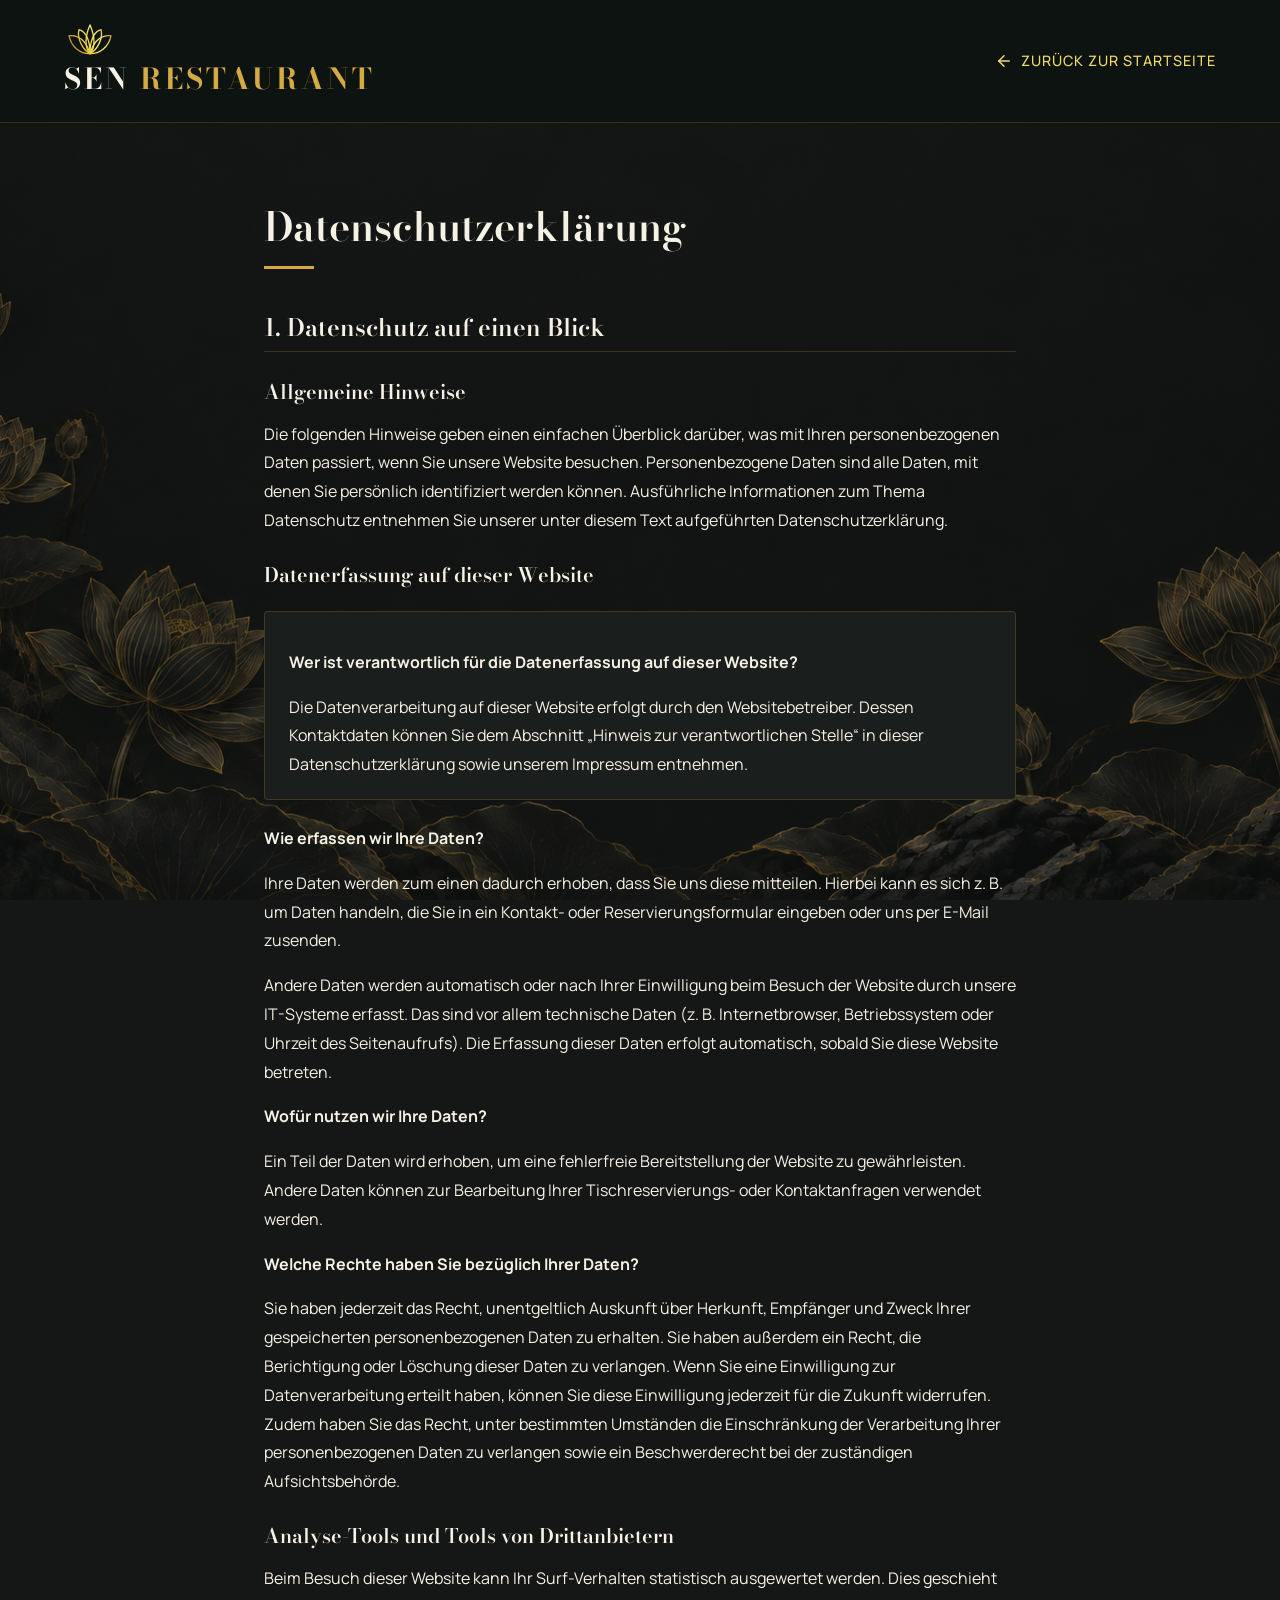
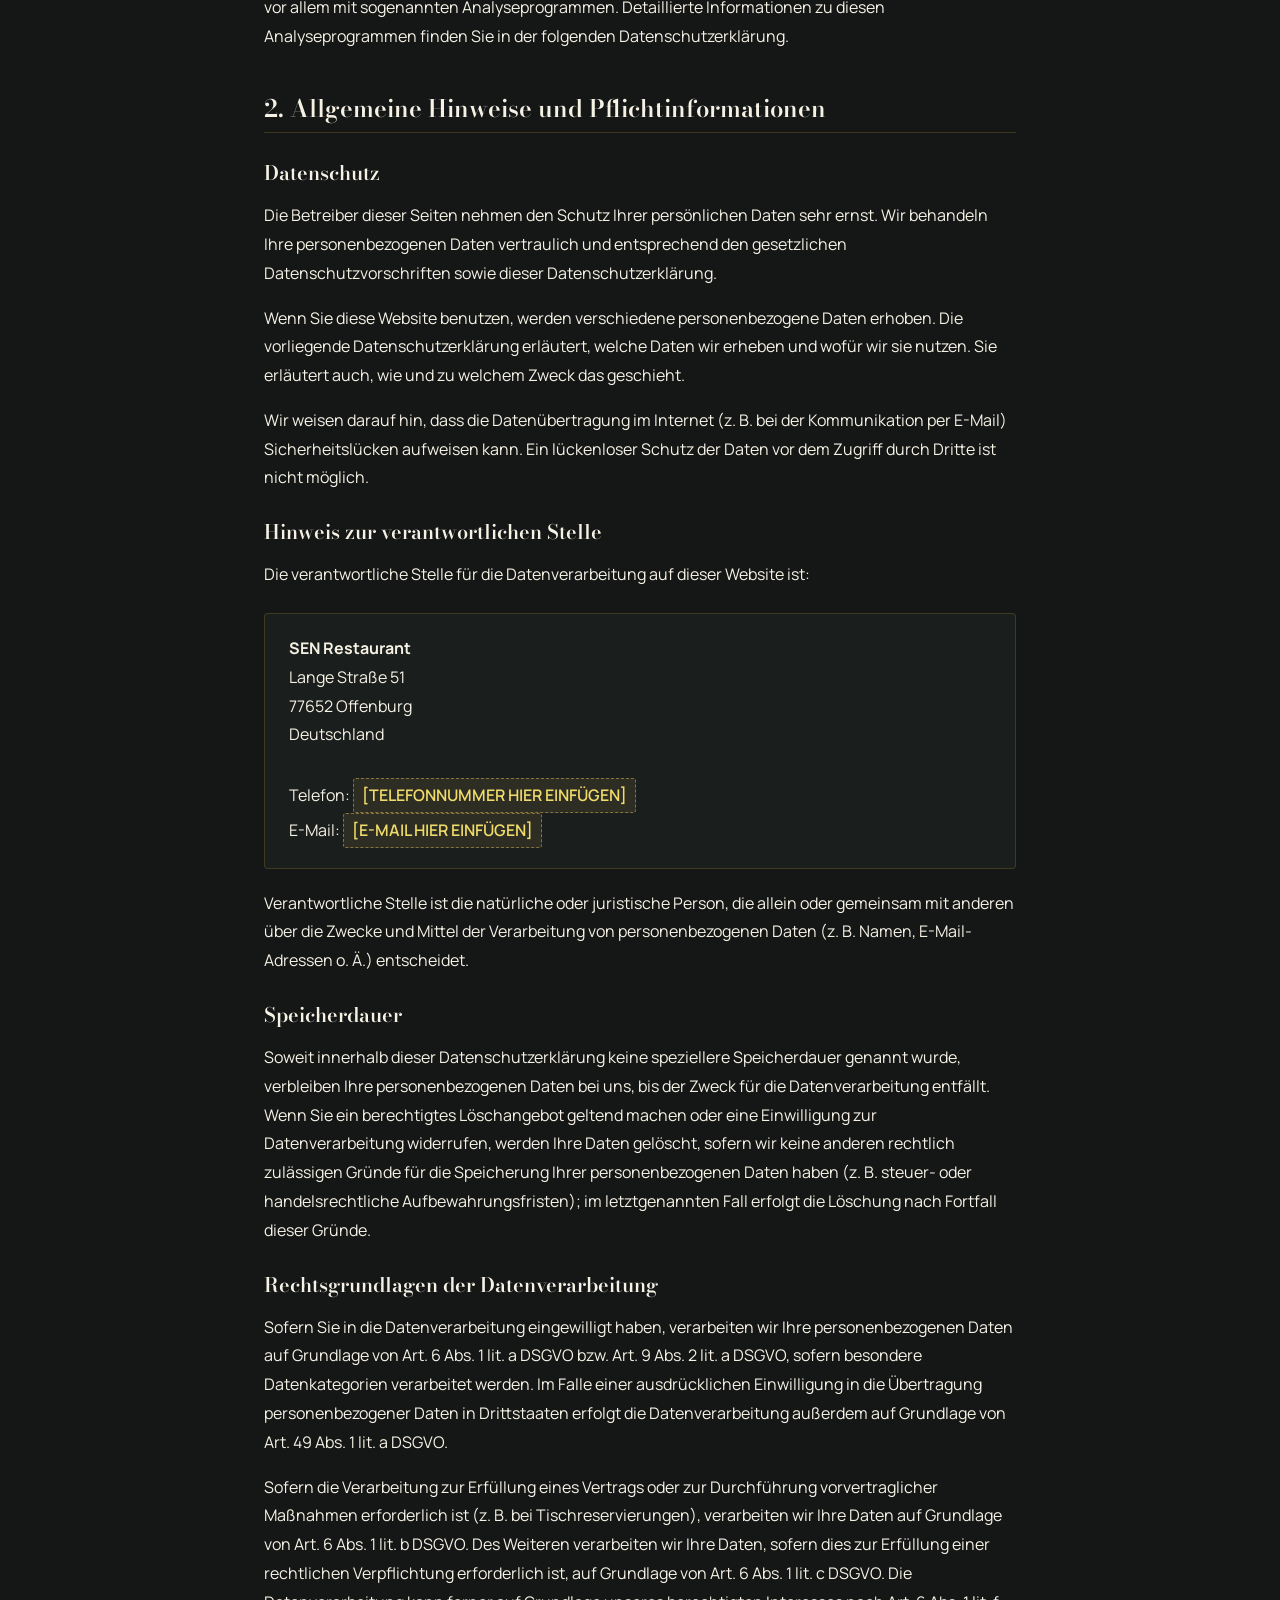
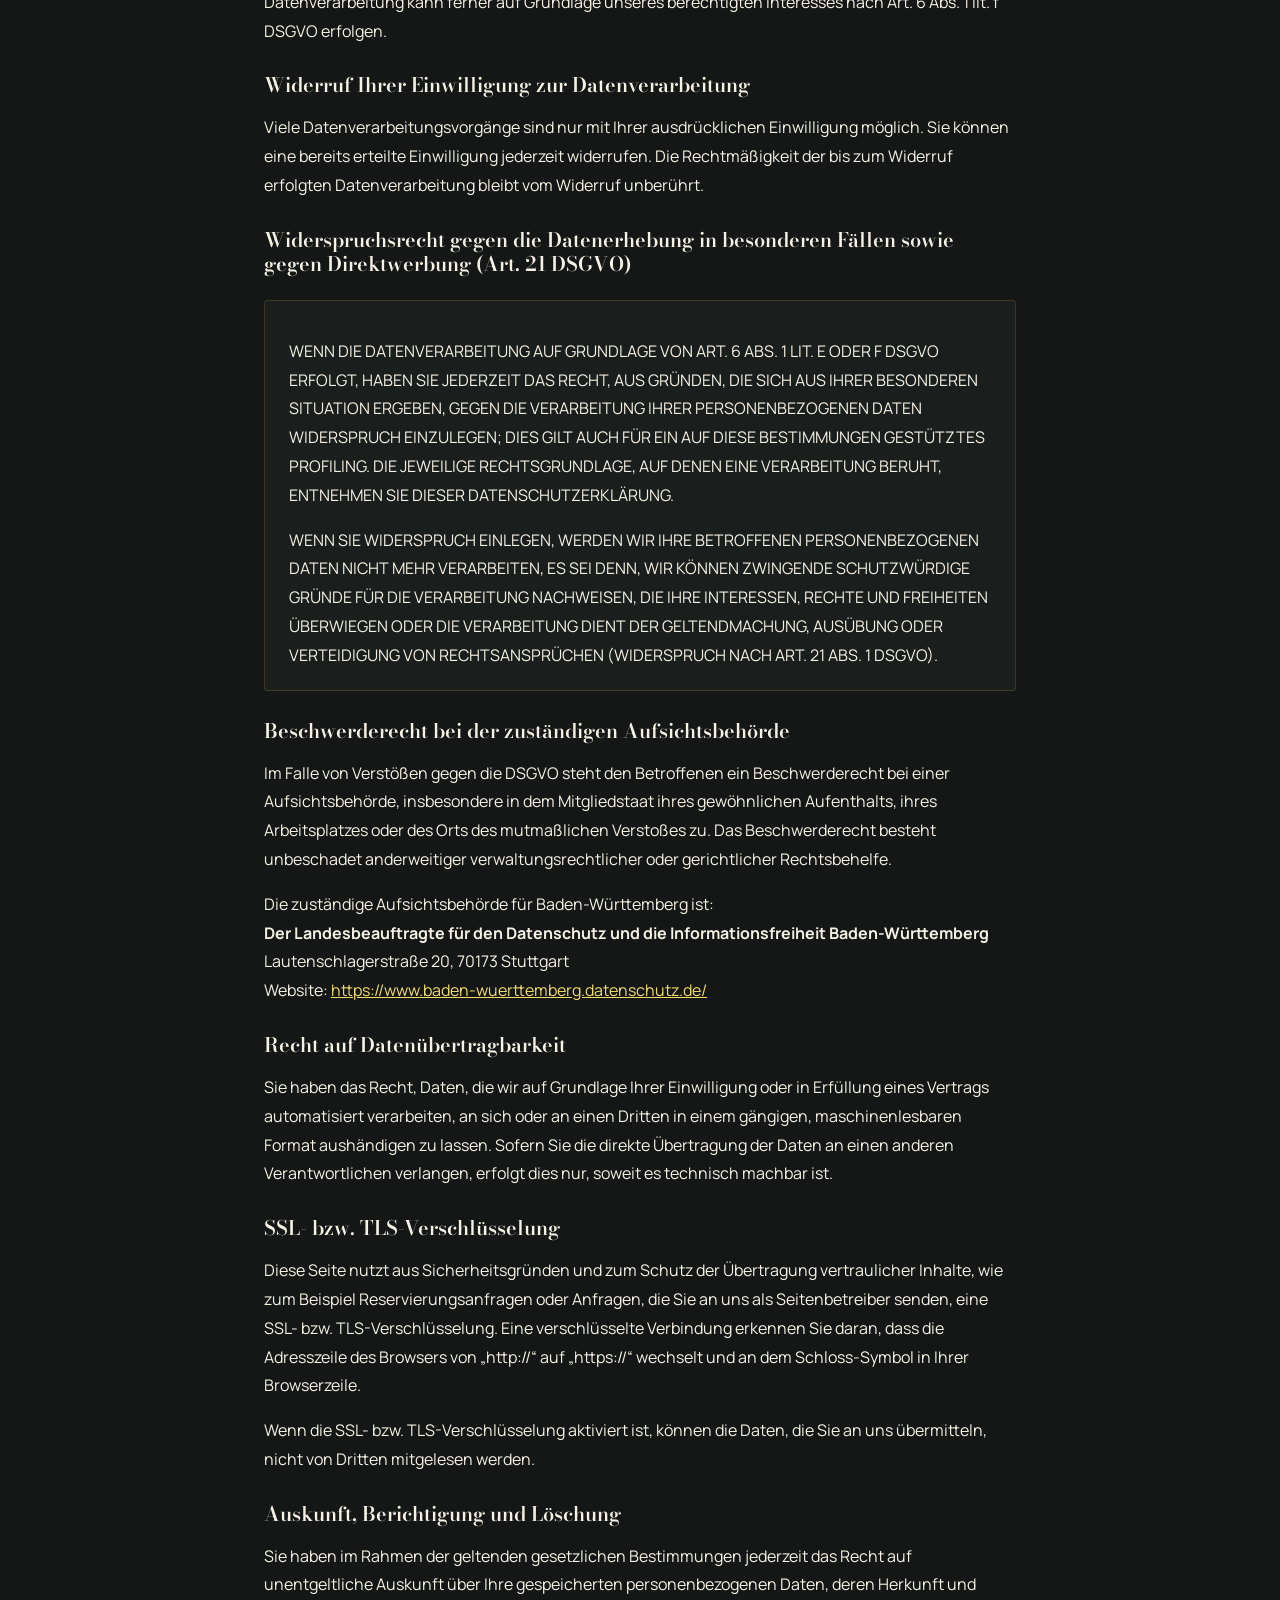
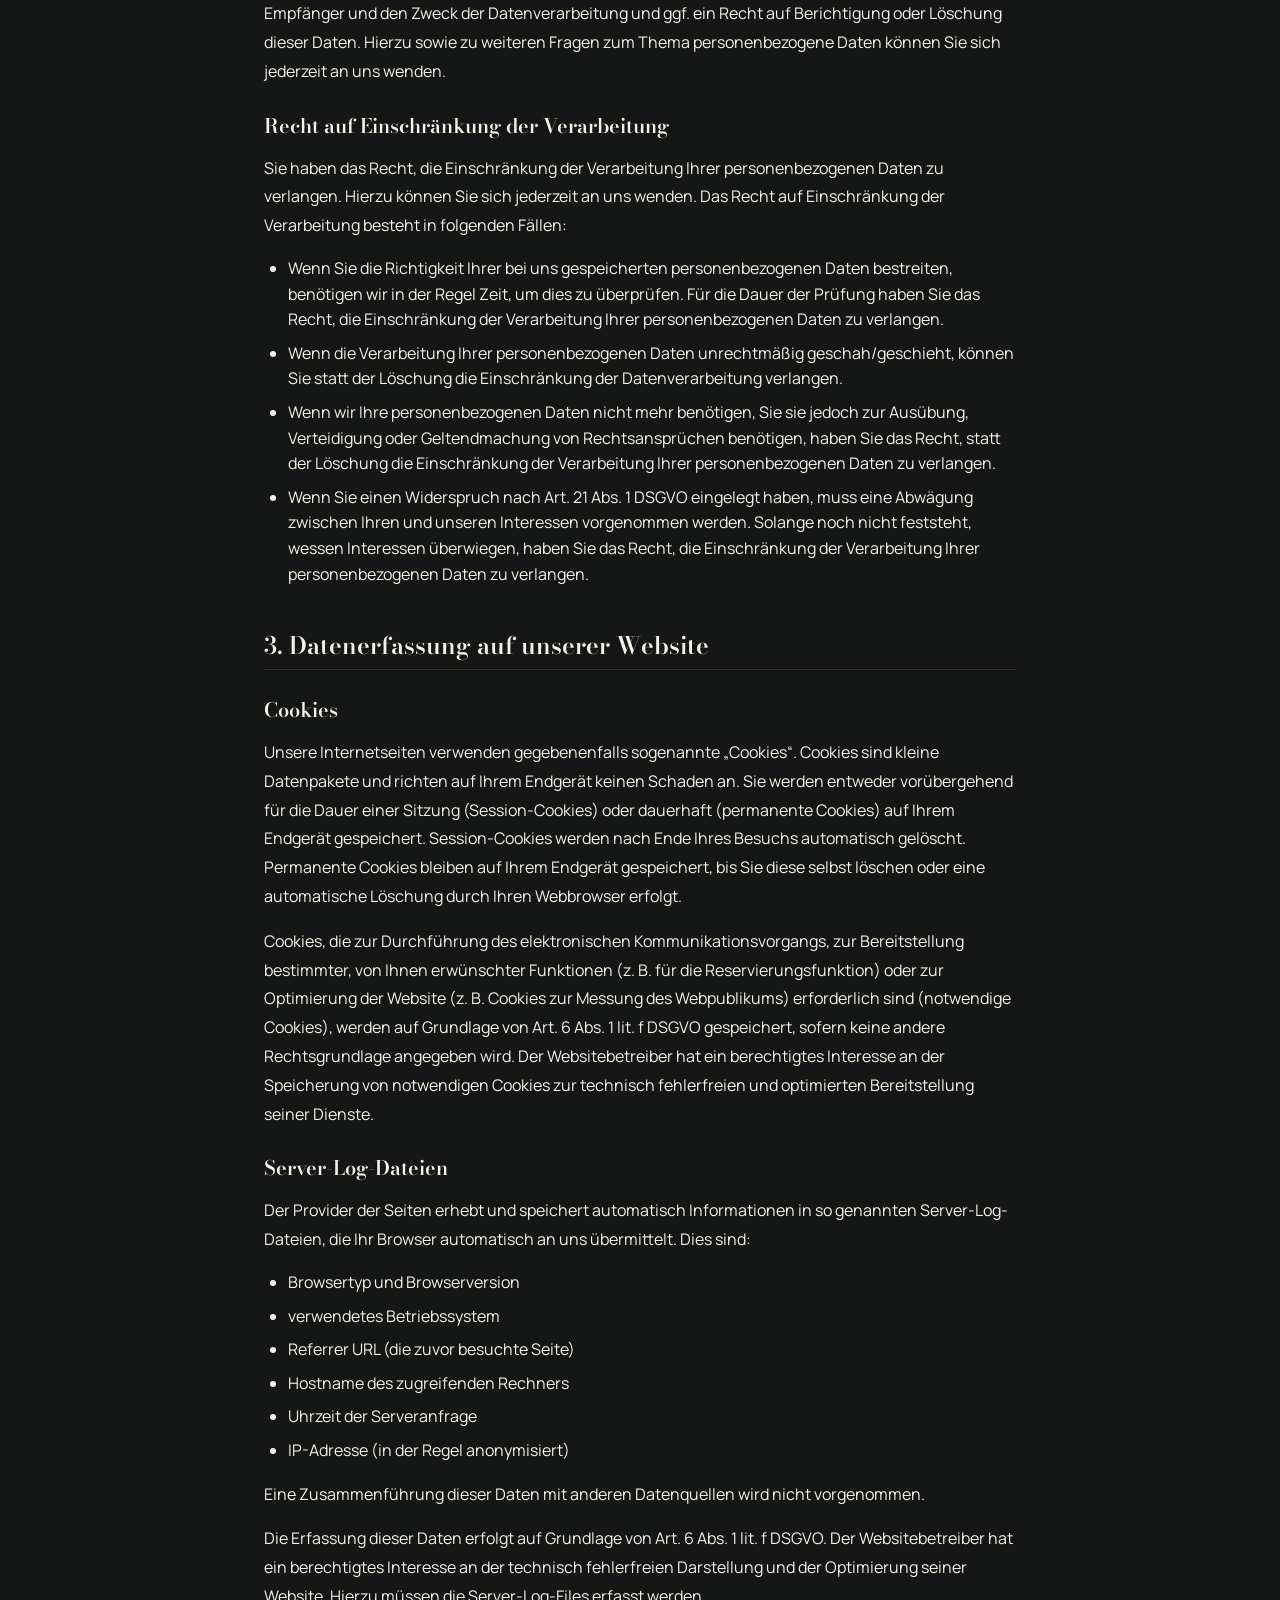
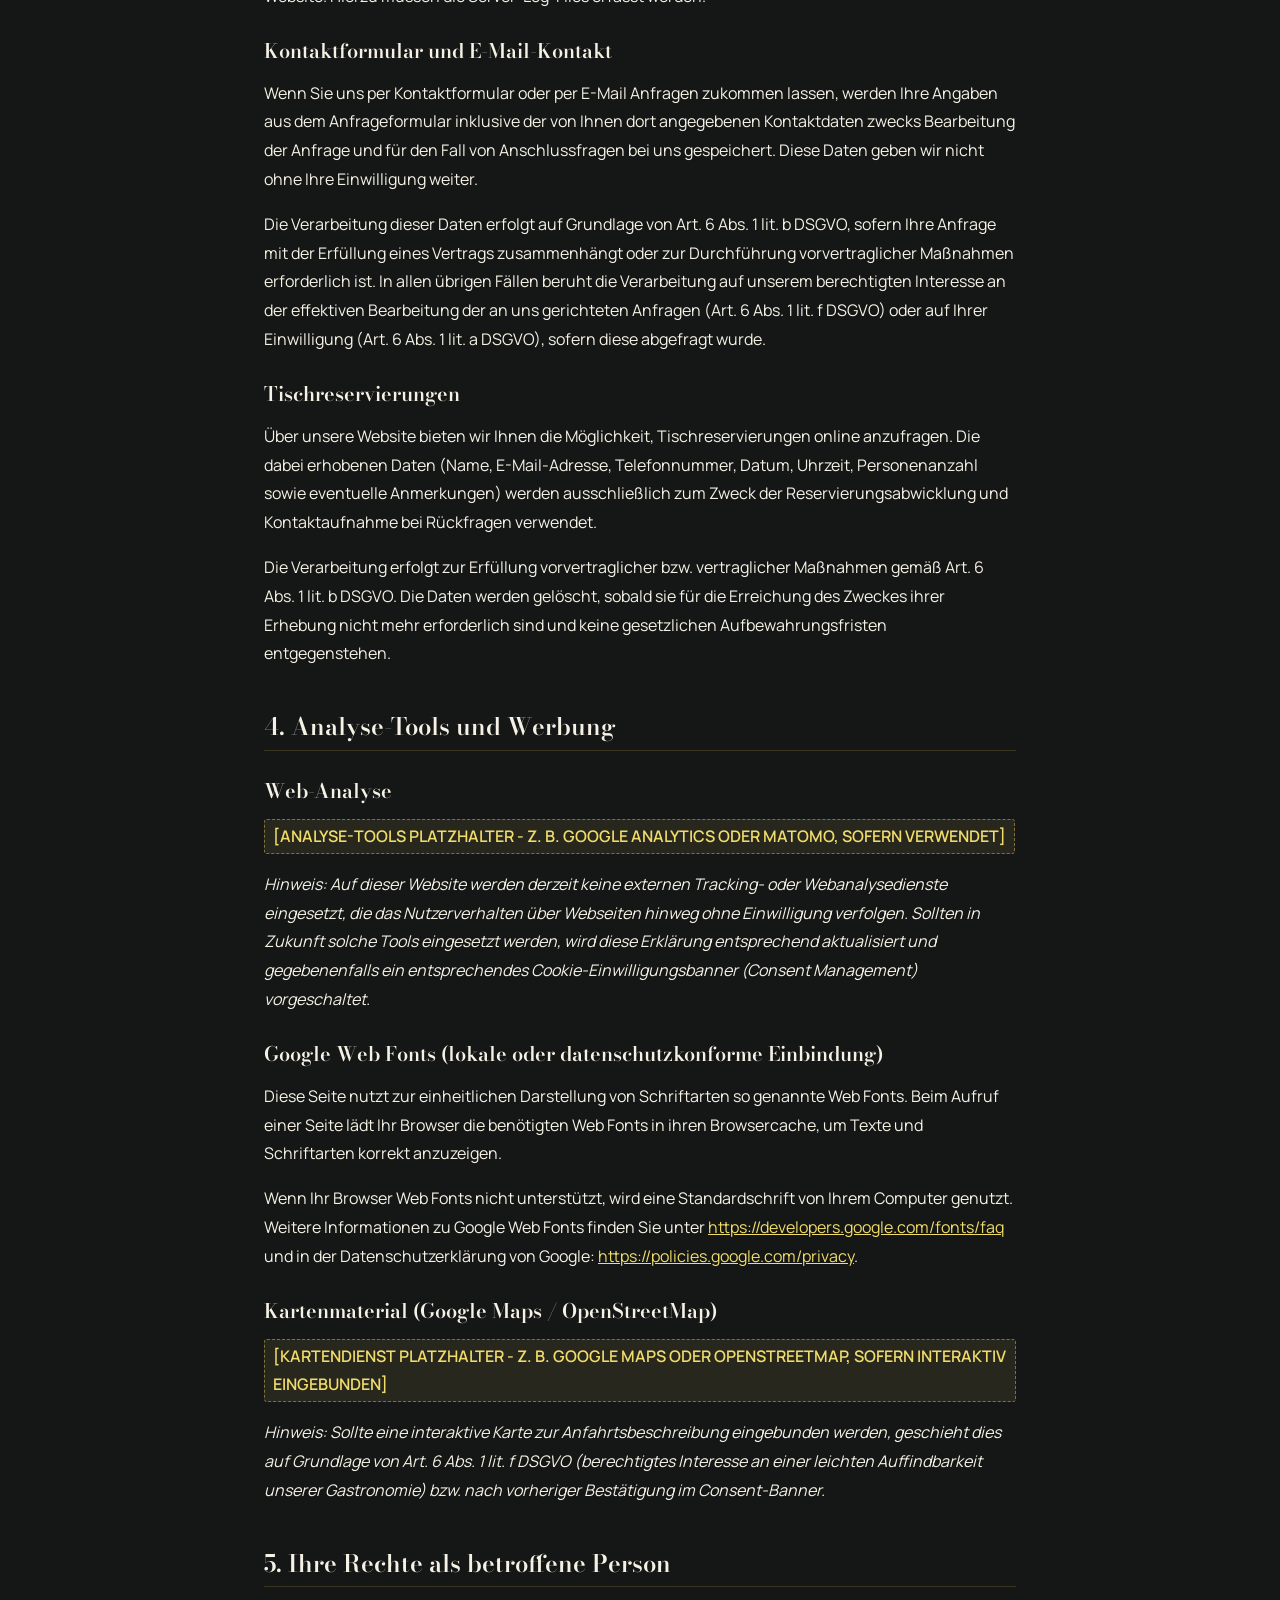
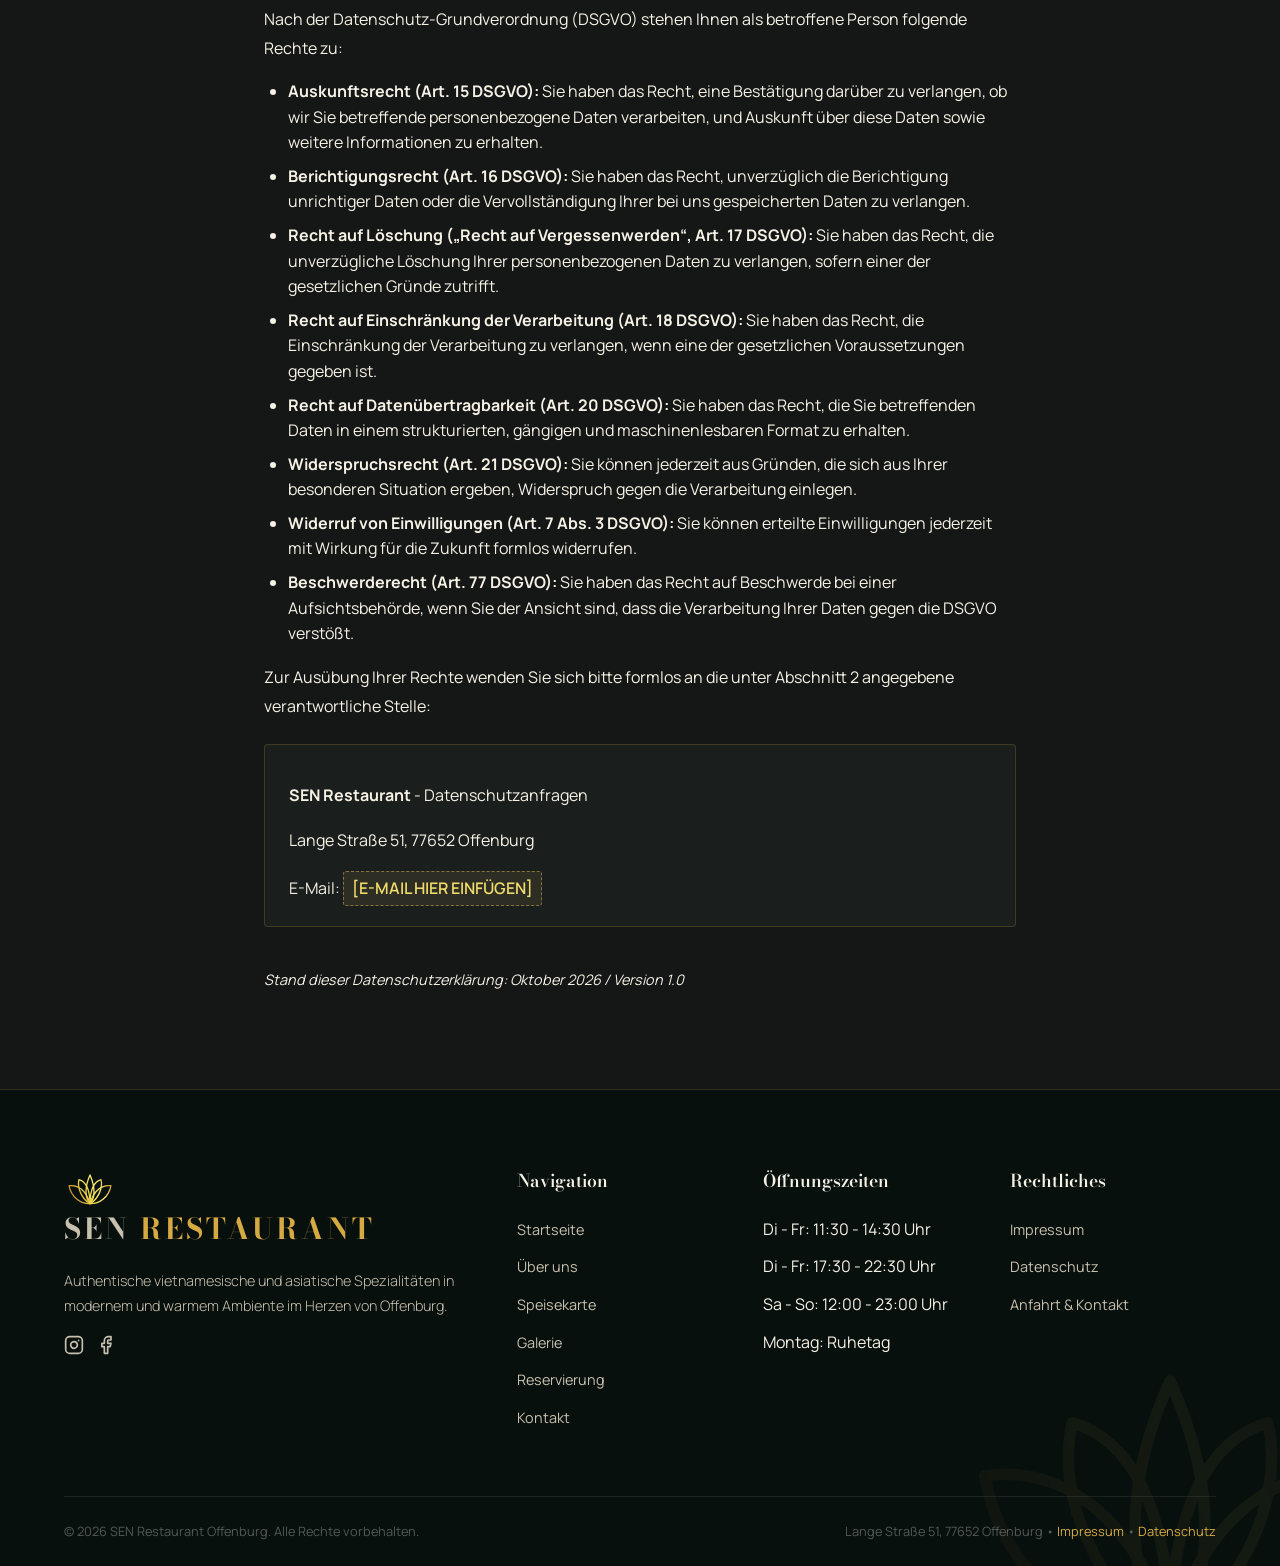
<file: datenschutz.html>
<!DOCTYPE html>
<html lang="de">
<head>
  <meta charset="UTF-8">
  <meta name="viewport" content="width=device-width, initial-scale=1.0">
  <title>Datenschutzerklärung | SEN Restaurant Offenburg</title>
  <meta name="description" content="Datenschutzerklärung des SEN Restaurant in Offenburg. Umfassende DSGVO-konforme Informationen über die Verarbeitung Ihrer personenbezogenen Daten.">
  <meta name="robots" content="noindex, follow">
  
  <link rel="icon" type="image/svg+xml" href="assets/brand/sen-lotus-mark.svg">
  <link rel="icon" type="image/png" sizes="32x32" href="assets/brand/favicon-sen-32.png">
  <link rel="apple-touch-icon" sizes="192x192" href="assets/brand/favicon-sen-192.png">
  
  <!-- Main Project Stylesheet -->
  <link rel="stylesheet" href="css/style.css">
  
  <!-- Legal Page Specific Styles -->
  <style>
    /* Legal Header Bar */
    .legal-header {
      background: var(--color-dark, #171714);
      padding: 20px 0;
      position: sticky;
      top: 0;
      z-index: 100;
      border-bottom: 1px solid rgba(183, 154, 99, 0.2);
    }
    
    .legal-header .container {
      display: flex;
      justify-content: space-between;
      align-items: center;
      max-width: 1200px;
      margin: 0 auto;
      padding: 0 24px;
    }
    
    .legal-header .back-link {
      color: var(--color-gold, #b79a63);
      font-size: 0.9rem;
      text-transform: uppercase;
      letter-spacing: 1px;
      display: inline-flex;
      align-items: center;
      gap: 8px;
      font-weight: 500;
      transition: color 0.3s ease, transform 0.3s ease;
      text-decoration: none;
    }
    
    .legal-header .back-link:hover {
      color: var(--color-gold-light, #d4b87a);
      transform: translateX(-4px);
    }

    .legal-header .back-link svg {
      transition: transform 0.3s ease;
    }

    .legal-header .back-link:hover svg {
      transform: translateX(-2px);
    }

    .logo .legal-logo-mark {
      width: 52px;
      height: auto;
      margin-right: 10px;
      object-fit: contain;
      vertical-align: middle;
    }
    
    /* Legal Main Content */
    .legal-content {
      padding: 80px 0;
      max-width: 800px;
      margin: 0 auto;
      min-height: calc(100vh - 450px);
    }
    
    .legal-content h1 {
      font-family: var(--font-heading, 'Playfair Display', serif);
      font-size: 2.5rem;
      margin-bottom: 30px;
      color: var(--color-dark, #171714);
      position: relative;
    }

    .legal-content h1::after {
      content: '';
      display: block;
      width: 50px;
      height: 3px;
      background-color: var(--color-gold, #b79a63);
      margin-top: 15px;
    }
    
    .legal-content h2 {
      font-family: var(--font-heading, 'Playfair Display', serif);
      font-size: 1.5rem;
      margin-top: 45px;
      margin-bottom: 18px;
      color: var(--color-dark, #171714);
      border-bottom: 1px solid rgba(183, 154, 99, 0.2);
      padding-bottom: 8px;
    }

    .legal-content h3 {
      font-family: var(--font-heading, 'Playfair Display', serif);
      font-size: 1.25rem;
      margin-top: 28px;
      margin-bottom: 14px;
      color: var(--color-dark, #171714);
    }

    .legal-content h4 {
      font-family: var(--font-heading, 'Playfair Display', serif);
      font-size: 1.1rem;
      margin-top: 20px;
      margin-bottom: 10px;
      color: var(--color-dark, #171714);
    }
    
    .legal-content p {
      margin-bottom: 16px;
      line-height: 1.8;
      color: var(--color-text, #2a2a2a);
      font-size: 1rem;
    }

    .legal-content address {
      font-style: normal;
      margin-bottom: 20px;
      line-height: 1.8;
      color: var(--color-text, #2a2a2a);
    }
    
    .legal-content ul {
      margin-bottom: 16px;
      padding-left: 24px;
    }
    
    .legal-content li {
      margin-bottom: 8px;
      line-height: 1.6;
      color: var(--color-text, #2a2a2a);
    }

    .legal-content a {
      color: var(--color-gold, #b79a63);
      text-decoration: underline;
      transition: color 0.3s ease;
    }

    .legal-content a:hover {
      color: var(--color-green, #27382d);
    }

    .placeholder {
      background: rgba(183, 154, 99, 0.15);
      padding: 2px 8px;
      border-radius: 3px;
      color: var(--color-gold, #b79a63);
      font-weight: 600;
      display: inline-block;
      border: 1px dashed rgba(183, 154, 99, 0.4);
    }

    .info-box {
      background-color: rgba(255, 255, 255, 0.65);
      border: 1px solid var(--color-border, rgba(183, 154, 99, 0.2));
      border-left: 4px solid var(--color-gold, #b79a63);
      border-radius: 4px;
      padding: 20px 24px;
      margin: 24px 0;
    }

    .info-box p:last-child {
      margin-bottom: 0;
    }

    /* Mobile adjustments */
    @media (max-width: 768px) {
      .legal-content {
        padding: 50px 0;
      }

      .legal-content h1 {
        font-size: 2rem;
      }

      .legal-content h2 {
        font-size: 1.35rem;
      }

      .legal-header .back-link span {
        display: none;
      }

      .legal-header .back-link::after {
        content: 'Startseite';
      }
    }
  </style>
  <link rel="preconnect" href="https://fonts.googleapis.com">
  <link rel="preconnect" href="https://fonts.gstatic.com" crossorigin>
  <link href="https://fonts.googleapis.com/css2?family=Bodoni+Moda:wght@500;600;700&family=Manrope:wght@400;500;600;700&display=swap" rel="stylesheet">
  <link rel="stylesheet" href="css/premium.css">
  <link rel="stylesheet" href="css/editorial.css">
</head>
<body>
  <!-- Simplified Header with Logo and Back Link -->
  <header class="legal-header">
    <div class="container">
      <a href="index.html" class="logo" aria-label="SEN Restaurant Startseite"><img class="legal-logo-mark" src="assets/brand/sen-lotus-mark.svg" alt="" width="320" height="220">SEN <span>Restaurant</span></a>
      <a href="index.html" class="back-link" title="Zurück zur Startseite">
        <svg width="18" height="18" viewBox="0 0 24 24" fill="none" stroke="currentColor" stroke-width="2" stroke-linecap="round" stroke-linejoin="round" aria-hidden="true">
          <line x1="19" y1="12" x2="5" y2="12"></line>
          <polyline points="12 19 5 12 12 5"></polyline>
        </svg>
        <span>Zurück zur Startseite</span>
      </a>
    </div>
  </header>
  
  <!-- Main Content Area -->
  <main class="legal-content">
    <div class="container">
      <h1>Datenschutzerklärung</h1>

      <!-- Section 1 -->
      <h2>1. Datenschutz auf einen Blick</h2>

      <h3>Allgemeine Hinweise</h3>
      <p>
        Die folgenden Hinweise geben einen einfachen Überblick darüber, was mit Ihren personenbezogenen Daten passiert, wenn Sie unsere Website besuchen. Personenbezogene Daten sind alle Daten, mit denen Sie persönlich identifiziert werden können. Ausführliche Informationen zum Thema Datenschutz entnehmen Sie unserer unter diesem Text aufgeführten Datenschutzerklärung.
      </p>

      <h3>Datenerfassung auf dieser Website</h3>
      <div class="info-box">
        <p><strong>Wer ist verantwortlich für die Datenerfassung auf dieser Website?</strong></p>
        <p>Die Datenverarbeitung auf dieser Website erfolgt durch den Websitebetreiber. Dessen Kontaktdaten können Sie dem Abschnitt „Hinweis zur verantwortlichen Stelle“ in dieser Datenschutzerklärung sowie unserem Impressum entnehmen.</p>
      </div>

      <p><strong>Wie erfassen wir Ihre Daten?</strong></p>
      <p>
        Ihre Daten werden zum einen dadurch erhoben, dass Sie uns diese mitteilen. Hierbei kann es sich z.&nbsp;B. um Daten handeln, die Sie in ein Kontakt- oder Reservierungsformular eingeben oder uns per E-Mail zusenden.
      </p>
      <p>
        Andere Daten werden automatisch oder nach Ihrer Einwilligung beim Besuch der Website durch unsere IT-Systeme erfasst. Das sind vor allem technische Daten (z.&nbsp;B. Internetbrowser, Betriebssystem oder Uhrzeit des Seitenaufrufs). Die Erfassung dieser Daten erfolgt automatisch, sobald Sie diese Website betreten.
      </p>

      <p><strong>Wofür nutzen wir Ihre Daten?</strong></p>
      <p>
        Ein Teil der Daten wird erhoben, um eine fehlerfreie Bereitstellung der Website zu gewährleisten. Andere Daten können zur Bearbeitung Ihrer Tischreservierungs- oder Kontaktanfragen verwendet werden.
      </p>

      <p><strong>Welche Rechte haben Sie bezüglich Ihrer Daten?</strong></p>
      <p>
        Sie haben jederzeit das Recht, unentgeltlich Auskunft über Herkunft, Empfänger und Zweck Ihrer gespeicherten personenbezogenen Daten zu erhalten. Sie haben außerdem ein Recht, die Berichtigung oder Löschung dieser Daten zu verlangen. Wenn Sie eine Einwilligung zur Datenverarbeitung erteilt haben, können Sie diese Einwilligung jederzeit für die Zukunft widerrufen. Zudem haben Sie das Recht, unter bestimmten Umständen die Einschränkung der Verarbeitung Ihrer personenbezogenen Daten zu verlangen sowie ein Beschwerderecht bei der zuständigen Aufsichtsbehörde.
      </p>

      <h3>Analyse-Tools und Tools von Drittanbietern</h3>
      <p>
        Beim Besuch dieser Website kann Ihr Surf-Verhalten statistisch ausgewertet werden. Dies geschieht vor allem mit sogenannten Analyseprogrammen. Detaillierte Informationen zu diesen Analyseprogrammen finden Sie in der folgenden Datenschutzerklärung.
      </p>

      <!-- Section 2 -->
      <h2>2. Allgemeine Hinweise und Pflichtinformationen</h2>

      <h3>Datenschutz</h3>
      <p>
        Die Betreiber dieser Seiten nehmen den Schutz Ihrer persönlichen Daten sehr ernst. Wir behandeln Ihre personenbezogenen Daten vertraulich und entsprechend den gesetzlichen Datenschutzvorschriften sowie dieser Datenschutzerklärung.
      </p>
      <p>
        Wenn Sie diese Website benutzen, werden verschiedene personenbezogene Daten erhoben. Die vorliegende Datenschutzerklärung erläutert, welche Daten wir erheben und wofür wir sie nutzen. Sie erläutert auch, wie und zu welchem Zweck das geschieht.
      </p>
      <p>
        Wir weisen darauf hin, dass die Datenübertragung im Internet (z.&nbsp;B. bei der Kommunikation per E-Mail) Sicherheitslücken aufweisen kann. Ein lückenloser Schutz der Daten vor dem Zugriff durch Dritte ist nicht möglich.
      </p>

      <h3>Hinweis zur verantwortlichen Stelle</h3>
      <p>Die verantwortliche Stelle für die Datenverarbeitung auf dieser Website ist:</p>
      <address class="info-box">
        <strong>SEN Restaurant</strong><br>
        Lange Straße 51<br>
        77652 Offenburg<br>
        Deutschland<br><br>
        Telefon: <span class="placeholder">[TELEFONNUMMER HIER EINFÜGEN]</span><br>
        E-Mail: <span class="placeholder">[E-MAIL HIER EINFÜGEN]</span>
      </address>
      <p>
        Verantwortliche Stelle ist die natürliche oder juristische Person, die allein oder gemeinsam mit anderen über die Zwecke und Mittel der Verarbeitung von personenbezogenen Daten (z.&nbsp;B. Namen, E-Mail-Adressen o.&nbsp;Ä.) entscheidet.
      </p>

      <h3>Speicherdauer</h3>
      <p>
        Soweit innerhalb dieser Datenschutzerklärung keine speziellere Speicherdauer genannt wurde, verbleiben Ihre personenbezogenen Daten bei uns, bis der Zweck für die Datenverarbeitung entfällt. Wenn Sie ein berechtigtes Löschangebot geltend machen oder eine Einwilligung zur Datenverarbeitung widerrufen, werden Ihre Daten gelöscht, sofern wir keine anderen rechtlich zulässigen Gründe für die Speicherung Ihrer personenbezogenen Daten haben (z.&nbsp;B. steuer- oder handelsrechtliche Aufbewahrungsfristen); im letztgenannten Fall erfolgt die Löschung nach Fortfall dieser Gründe.
      </p>

      <h3>Rechtsgrundlagen der Datenverarbeitung</h3>
      <p>
        Sofern Sie in die Datenverarbeitung eingewilligt haben, verarbeiten wir Ihre personenbezogenen Daten auf Grundlage von Art. 6 Abs. 1 lit. a DSGVO bzw. Art. 9 Abs. 2 lit. a DSGVO, sofern besondere Datenkategorien verarbeitet werden. Im Falle einer ausdrücklichen Einwilligung in die Übertragung personenbezogener Daten in Drittstaaten erfolgt die Datenverarbeitung außerdem auf Grundlage von Art. 49 Abs. 1 lit. a DSGVO.
      </p>
      <p>
        Sofern die Verarbeitung zur Erfüllung eines Vertrags oder zur Durchführung vorvertraglicher Maßnahmen erforderlich ist (z.&nbsp;B. bei Tischreservierungen), verarbeiten wir Ihre Daten auf Grundlage von Art. 6 Abs. 1 lit. b DSGVO. Des Weiteren verarbeiten wir Ihre Daten, sofern dies zur Erfüllung einer rechtlichen Verpflichtung erforderlich ist, auf Grundlage von Art. 6 Abs. 1 lit. c DSGVO. Die Datenverarbeitung kann ferner auf Grundlage unseres berechtigten Interesses nach Art. 6 Abs. 1 lit. f DSGVO erfolgen.
      </p>

      <h3>Widerruf Ihrer Einwilligung zur Datenverarbeitung</h3>
      <p>
        Viele Datenverarbeitungsvorgänge sind nur mit Ihrer ausdrücklichen Einwilligung möglich. Sie können eine bereits erteilte Einwilligung jederzeit widerrufen. Die Rechtmäßigkeit der bis zum Widerruf erfolgten Datenverarbeitung bleibt vom Widerruf unberührt.
      </p>

      <h3>Widerspruchsrecht gegen die Datenerhebung in besonderen Fällen sowie gegen Direktwerbung (Art. 21 DSGVO)</h3>
      <div class="info-box">
        <p>
          WENN DIE DATENVERARBEITUNG AUF GRUNDLAGE VON ART. 6 ABS. 1 LIT. E ODER F DSGVO ERFOLGT, HABEN SIE JEDERZEIT DAS RECHT, AUS GRÜNDEN, DIE SICH AUS IHRER BESONDEREN SITUATION ERGEBEN, GEGEN DIE VERARBEITUNG IHRER PERSONENBEZOGENEN DATEN WIDERSPRUCH EINZULEGEN; DIES GILT AUCH FÜR EIN AUF DIESE BESTIMMUNGEN GESTÜTZTES PROFILING. DIE JEWEILIGE RECHTSGRUNDLAGE, AUF DENEN EINE VERARBEITUNG BERUHT, ENTNEHMEN SIE DIESER DATENSCHUTZERKLÄRUNG.
        </p>
        <p>
          WENN SIE WIDERSPRUCH EINLEGEN, WERDEN WIR IHRE BETROFFENEN PERSONENBEZOGENEN DATEN NICHT MEHR VERARBEITEN, ES SEI DENN, WIR KÖNNEN ZWINGENDE SCHUTZWÜRDIGE GRÜNDE FÜR DIE VERARBEITUNG NACHWEISEN, DIE IHRE INTERESSEN, RECHTE UND FREIHEITEN ÜBERWIEGEN ODER DIE VERARBEITUNG DIENT DER GELTENDMACHUNG, AUSÜBUNG ODER VERTEIDIGUNG VON RECHTSANSPRÜCHEN (WIDERSPRUCH NACH ART. 21 ABS. 1 DSGVO).
        </p>
      </div>

      <h3>Beschwerderecht bei der zuständigen Aufsichtsbehörde</h3>
      <p>
        Im Falle von Verstößen gegen die DSGVO steht den Betroffenen ein Beschwerderecht bei einer Aufsichtsbehörde, insbesondere in dem Mitgliedstaat ihres gewöhnlichen Aufenthalts, ihres Arbeitsplatzes oder des Orts des mutmaßlichen Verstoßes zu. Das Beschwerderecht besteht unbeschadet anderweitiger verwaltungsrechtlicher oder gerichtlicher Rechtsbehelfe.
      </p>
      <p>
        Die zuständige Aufsichtsbehörde für Baden-Württemberg ist:<br>
        <strong>Der Landesbeauftragte für den Datenschutz und die Informationsfreiheit Baden-Württemberg</strong><br>
        Lautenschlagerstraße 20, 70173 Stuttgart<br>
        Website: <a href="https://www.baden-wuerttemberg.datenschutz.de/" target="_blank" rel="noopener noreferrer">https://www.baden-wuerttemberg.datenschutz.de/</a>
      </p>

      <h3>Recht auf Datenübertragbarkeit</h3>
      <p>
        Sie haben das Recht, Daten, die wir auf Grundlage Ihrer Einwilligung oder in Erfüllung eines Vertrags automatisiert verarbeiten, an sich oder an einen Dritten in einem gängigen, maschinenlesbaren Format aushändigen zu lassen. Sofern Sie die direkte Übertragung der Daten an einen anderen Verantwortlichen verlangen, erfolgt dies nur, soweit es technisch machbar ist.
      </p>

      <h3>SSL- bzw. TLS-Verschlüsselung</h3>
      <p>
        Diese Seite nutzt aus Sicherheitsgründen und zum Schutz der Übertragung vertraulicher Inhalte, wie zum Beispiel Reservierungsanfragen oder Anfragen, die Sie an uns als Seitenbetreiber senden, eine SSL- bzw. TLS-Verschlüsselung. Eine verschlüsselte Verbindung erkennen Sie daran, dass die Adresszeile des Browsers von „http://“ auf „https://“ wechselt und an dem Schloss-Symbol in Ihrer Browserzeile.
      </p>
      <p>
        Wenn die SSL- bzw. TLS-Verschlüsselung aktiviert ist, können die Daten, die Sie an uns übermitteln, nicht von Dritten mitgelesen werden.
      </p>

      <h3>Auskunft, Berichtigung und Löschung</h3>
      <p>
        Sie haben im Rahmen der geltenden gesetzlichen Bestimmungen jederzeit das Recht auf unentgeltliche Auskunft über Ihre gespeicherten personenbezogenen Daten, deren Herkunft und Empfänger und den Zweck der Datenverarbeitung und ggf. ein Recht auf Berichtigung oder Löschung dieser Daten. Hierzu sowie zu weiteren Fragen zum Thema personenbezogene Daten können Sie sich jederzeit an uns wenden.
      </p>

      <h3>Recht auf Einschränkung der Verarbeitung</h3>
      <p>
        Sie haben das Recht, die Einschränkung der Verarbeitung Ihrer personenbezogenen Daten zu verlangen. Hierzu können Sie sich jederzeit an uns wenden. Das Recht auf Einschränkung der Verarbeitung besteht in folgenden Fällen:
      </p>
      <ul>
        <li>Wenn Sie die Richtigkeit Ihrer bei uns gespeicherten personenbezogenen Daten bestreiten, benötigen wir in der Regel Zeit, um dies zu überprüfen. Für die Dauer der Prüfung haben Sie das Recht, die Einschränkung der Verarbeitung Ihrer personenbezogenen Daten zu verlangen.</li>
        <li>Wenn die Verarbeitung Ihrer personenbezogenen Daten unrechtmäßig geschah/geschieht, können Sie statt der Löschung die Einschränkung der Datenverarbeitung verlangen.</li>
        <li>Wenn wir Ihre personenbezogenen Daten nicht mehr benötigen, Sie sie jedoch zur Ausübung, Verteidigung oder Geltendmachung von Rechtsansprüchen benötigen, haben Sie das Recht, statt der Löschung die Einschränkung der Verarbeitung Ihrer personenbezogenen Daten zu verlangen.</li>
        <li>Wenn Sie einen Widerspruch nach Art. 21 Abs. 1 DSGVO eingelegt haben, muss eine Abwägung zwischen Ihren und unseren Interessen vorgenommen werden. Solange noch nicht feststeht, wessen Interessen überwiegen, haben Sie das Recht, die Einschränkung der Verarbeitung Ihrer personenbezogenen Daten zu verlangen.</li>
      </ul>

      <!-- Section 3 -->
      <h2>3. Datenerfassung auf unserer Website</h2>

      <h3>Cookies</h3>
      <p>
        Unsere Internetseiten verwenden gegebenenfalls sogenannte „Cookies“. Cookies sind kleine Datenpakete und richten auf Ihrem Endgerät keinen Schaden an. Sie werden entweder vorübergehend für die Dauer einer Sitzung (Session-Cookies) oder dauerhaft (permanente Cookies) auf Ihrem Endgerät gespeichert. Session-Cookies werden nach Ende Ihres Besuchs automatisch gelöscht. Permanente Cookies bleiben auf Ihrem Endgerät gespeichert, bis Sie diese selbst löschen oder eine automatische Löschung durch Ihren Webbrowser erfolgt.
      </p>
      <p>
        Cookies, die zur Durchführung des elektronischen Kommunikationsvorgangs, zur Bereitstellung bestimmter, von Ihnen erwünschter Funktionen (z.&nbsp;B. für die Reservierungsfunktion) oder zur Optimierung der Website (z.&nbsp;B. Cookies zur Messung des Webpublikums) erforderlich sind (notwendige Cookies), werden auf Grundlage von Art. 6 Abs. 1 lit. f DSGVO gespeichert, sofern keine andere Rechtsgrundlage angegeben wird. Der Websitebetreiber hat ein berechtigtes Interesse an der Speicherung von notwendigen Cookies zur technisch fehlerfreien und optimierten Bereitstellung seiner Dienste.
      </p>

      <h3>Server-Log-Dateien</h3>
      <p>
        Der Provider der Seiten erhebt und speichert automatisch Informationen in so genannten Server-Log-Dateien, die Ihr Browser automatisch an uns übermittelt. Dies sind:
      </p>
      <ul>
        <li>Browsertyp und Browserversion</li>
        <li>verwendetes Betriebssystem</li>
        <li>Referrer URL (die zuvor besuchte Seite)</li>
        <li>Hostname des zugreifenden Rechners</li>
        <li>Uhrzeit der Serveranfrage</li>
        <li>IP-Adresse (in der Regel anonymisiert)</li>
      </ul>
      <p>
        Eine Zusammenführung dieser Daten mit anderen Datenquellen wird nicht vorgenommen.
      </p>
      <p>
        Die Erfassung dieser Daten erfolgt auf Grundlage von Art. 6 Abs. 1 lit. f DSGVO. Der Websitebetreiber hat ein berechtigtes Interesse an der technisch fehlerfreien Darstellung und der Optimierung seiner Website. Hierzu müssen die Server-Log-Files erfasst werden.
      </p>

      <h3>Kontaktformular und E-Mail-Kontakt</h3>
      <p>
        Wenn Sie uns per Kontaktformular oder per E-Mail Anfragen zukommen lassen, werden Ihre Angaben aus dem Anfrageformular inklusive der von Ihnen dort angegebenen Kontaktdaten zwecks Bearbeitung der Anfrage und für den Fall von Anschlussfragen bei uns gespeichert. Diese Daten geben wir nicht ohne Ihre Einwilligung weiter.
      </p>
      <p>
        Die Verarbeitung dieser Daten erfolgt auf Grundlage von Art. 6 Abs. 1 lit. b DSGVO, sofern Ihre Anfrage mit der Erfüllung eines Vertrags zusammenhängt oder zur Durchführung vorvertraglicher Maßnahmen erforderlich ist. In allen übrigen Fällen beruht die Verarbeitung auf unserem berechtigten Interesse an der effektiven Bearbeitung der an uns gerichteten Anfragen (Art. 6 Abs. 1 lit. f DSGVO) oder auf Ihrer Einwilligung (Art. 6 Abs. 1 lit. a DSGVO), sofern diese abgefragt wurde.
      </p>

      <h3>Tischreservierungen</h3>
      <p>
        Über unsere Website bieten wir Ihnen die Möglichkeit, Tischreservierungen online anzufragen. Die dabei erhobenen Daten (Name, E-Mail-Adresse, Telefonnummer, Datum, Uhrzeit, Personenanzahl sowie eventuelle Anmerkungen) werden ausschließlich zum Zweck der Reservierungsabwicklung und Kontaktaufnahme bei Rückfragen verwendet.
      </p>
      <p>
        Die Verarbeitung erfolgt zur Erfüllung vorvertraglicher bzw. vertraglicher Maßnahmen gemäß Art. 6 Abs. 1 lit. b DSGVO. Die Daten werden gelöscht, sobald sie für die Erreichung des Zweckes ihrer Erhebung nicht mehr erforderlich sind und keine gesetzlichen Aufbewahrungsfristen entgegenstehen.
      </p>

      <!-- Section 4 -->
      <h2>4. Analyse-Tools und Werbung</h2>

      <h3>Web-Analyse</h3>
      <p>
        <span class="placeholder">[ANALYSE-TOOLS PLATZHALTER - Z. B. GOOGLE ANALYTICS ODER MATOMO, SOFERN VERWENDET]</span>
      </p>
      <p>
        <em>Hinweis: Auf dieser Website werden derzeit keine externen Tracking- oder Webanalysedienste eingesetzt, die das Nutzerverhalten über Webseiten hinweg ohne Einwilligung verfolgen. Sollten in Zukunft solche Tools eingesetzt werden, wird diese Erklärung entsprechend aktualisiert und gegebenenfalls ein entsprechendes Cookie-Einwilligungsbanner (Consent Management) vorgeschaltet.</em>
      </p>

      <h3>Google Web Fonts (lokale oder datenschutzkonforme Einbindung)</h3>
      <p>
        Diese Seite nutzt zur einheitlichen Darstellung von Schriftarten so genannte Web Fonts. Beim Aufruf einer Seite lädt Ihr Browser die benötigten Web Fonts in ihren Browsercache, um Texte und Schriftarten korrekt anzuzeigen.
      </p>
      <p>
        Wenn Ihr Browser Web Fonts nicht unterstützt, wird eine Standardschrift von Ihrem Computer genutzt. Weitere Informationen zu Google Web Fonts finden Sie unter <a href="https://developers.google.com/fonts/faq" target="_blank" rel="noopener noreferrer">https://developers.google.com/fonts/faq</a> und in der Datenschutzerklärung von Google: <a href="https://policies.google.com/privacy" target="_blank" rel="noopener noreferrer">https://policies.google.com/privacy</a>.
      </p>

      <h3>Kartenmaterial (Google Maps / OpenStreetMap)</h3>
      <p>
        <span class="placeholder">[KARTENDIENST PLATZHALTER - Z. B. GOOGLE MAPS ODER OPENSTREETMAP, SOFERN INTERAKTIV EINGEBUNDEN]</span>
      </p>
      <p>
        <em>Hinweis: Sollte eine interaktive Karte zur Anfahrtsbeschreibung eingebunden werden, geschieht dies auf Grundlage von Art. 6 Abs. 1 lit. f DSGVO (berechtigtes Interesse an einer leichten Auffindbarkeit unserer Gastronomie) bzw. nach vorheriger Bestätigung im Consent-Banner.</em>
      </p>

      <!-- Section 5 -->
      <h2>5. Ihre Rechte als betroffene Person</h2>
      <p>
        Nach der Datenschutz-Grundverordnung (DSGVO) stehen Ihnen als betroffene Person folgende Rechte zu:
      </p>
      <ul>
        <li><strong>Auskunftsrecht (Art. 15 DSGVO):</strong> Sie haben das Recht, eine Bestätigung darüber zu verlangen, ob wir Sie betreffende personenbezogene Daten verarbeiten, und Auskunft über diese Daten sowie weitere Informationen zu erhalten.</li>
        <li><strong>Berichtigungsrecht (Art. 16 DSGVO):</strong> Sie haben das Recht, unverzüglich die Berichtigung unrichtiger Daten oder die Vervollständigung Ihrer bei uns gespeicherten Daten zu verlangen.</li>
        <li><strong>Recht auf Löschung („Recht auf Vergessenwerden“, Art. 17 DSGVO):</strong> Sie haben das Recht, die unverzügliche Löschung Ihrer personenbezogenen Daten zu verlangen, sofern einer der gesetzlichen Gründe zutrifft.</li>
        <li><strong>Recht auf Einschränkung der Verarbeitung (Art. 18 DSGVO):</strong> Sie haben das Recht, die Einschränkung der Verarbeitung zu verlangen, wenn eine der gesetzlichen Voraussetzungen gegeben ist.</li>
        <li><strong>Recht auf Datenübertragbarkeit (Art. 20 DSGVO):</strong> Sie haben das Recht, die Sie betreffenden Daten in einem strukturierten, gängigen und maschinenlesbaren Format zu erhalten.</li>
        <li><strong>Widerspruchsrecht (Art. 21 DSGVO):</strong> Sie können jederzeit aus Gründen, die sich aus Ihrer besonderen Situation ergeben, Widerspruch gegen die Verarbeitung einlegen.</li>
        <li><strong>Widerruf von Einwilligungen (Art. 7 Abs. 3 DSGVO):</strong> Sie können erteilte Einwilligungen jederzeit mit Wirkung für die Zukunft formlos widerrufen.</li>
        <li><strong>Beschwerderecht (Art. 77 DSGVO):</strong> Sie haben das Recht auf Beschwerde bei einer Aufsichtsbehörde, wenn Sie der Ansicht sind, dass die Verarbeitung Ihrer Daten gegen die DSGVO verstößt.</li>
      </ul>
      <p>
        Zur Ausübung Ihrer Rechte wenden Sie sich bitte formlos an die unter Abschnitt 2 angegebene verantwortliche Stelle:
      </p>
      <div class="contact-block info-box">
        <p><strong>SEN Restaurant</strong> - Datenschutzanfragen</p>
        <p>Lange Straße 51, 77652 Offenburg</p>
        <p>E-Mail: <span class="placeholder">[E-MAIL HIER EINFÜGEN]</span></p>
      </div>

      <p style="margin-top: 40px; font-size: 0.9rem; color: var(--color-text-light, #888888);">
        <em>Stand dieser Datenschutzerklärung: Oktober 2026 / Version 1.0</em>
      </p>
    </div>
  </main>
  
  <!-- Footer (matching main website) -->
  <footer class="footer">
    <div class="container">
      <div class="footer-grid">
        <!-- Column 1: Brand Info -->
        <div class="footer-col footer-brand">
          <a href="index.html" class="logo"><img class="legal-logo-mark" src="assets/brand/sen-lotus-mark.svg" alt="" width="320" height="220" loading="lazy">SEN <span>Restaurant</span></a>
          <p>Authentische vietnamesische und asiatische Spezialitäten in modernem und warmem Ambiente im Herzen von Offenburg.</p>
          <div class="footer-social">
            <a href="#" aria-label="Instagram" target="_blank" rel="noopener noreferrer">
              <svg width="20" height="20" viewBox="0 0 24 24" fill="none" stroke="currentColor" stroke-width="2" stroke-linecap="round" stroke-linejoin="round" aria-hidden="true"><rect x="2" y="2" width="20" height="20" rx="5" ry="5"></rect><path d="M16 11.37A4 4 0 1 1 12.63 8 4 4 0 0 1 16 11.37z"></path><line x1="17.5" y1="6.5" x2="17.51" y2="6.5"></line></svg>
            </a>
            <a href="#" aria-label="Facebook" target="_blank" rel="noopener noreferrer">
              <svg width="20" height="20" viewBox="0 0 24 24" fill="none" stroke="currentColor" stroke-width="2" stroke-linecap="round" stroke-linejoin="round" aria-hidden="true"><path d="M18 2h-3a5 5 0 0 0-5 5v3H7v4h3v8h4v-8h3l1-4h-4V7a1 1 0 0 1 1-1h3z"></path></svg>
            </a>
          </div>
        </div>

        <!-- Column 2: Navigation Links -->
        <div class="footer-col">
          <h3>Navigation</h3>
          <ul class="footer-links">
            <li class="footer-link"><a href="index.html#home">Startseite</a></li>
            <li class="footer-link"><a href="index.html#about">Über uns</a></li>
            <li class="footer-link"><a href="index.html#menu">Speisekarte</a></li>
            <li class="footer-link"><a href="index.html#gallery">Galerie</a></li>
            <li class="footer-link"><a href="index.html#reservation">Reservierung</a></li>
            <li class="footer-link"><a href="index.html#contact">Kontakt</a></li>
          </ul>
        </div>

        <!-- Column 3: Opening Hours -->
        <div class="footer-col">
          <h3>Öffnungszeiten</h3>
          <ul class="footer-links">
            <li class="footer-link"><span>Di - Fr: 11:30 - 14:30 Uhr</span></li>
            <li class="footer-link"><span>Di - Fr: 17:30 - 22:30 Uhr</span></li>
            <li class="footer-link"><span>Sa - So: 12:00 - 23:00 Uhr</span></li>
            <li class="footer-link"><span>Montag: Ruhetag</span></li>
          </ul>
        </div>

        <!-- Column 4: Legal & Contact -->
        <div class="footer-col">
          <h3>Rechtliches</h3>
          <ul class="footer-links">
            <li class="footer-link"><a href="impressum.html">Impressum</a></li>
            <li class="footer-link"><a href="datenschutz.html">Datenschutz</a></li>
            <li class="footer-link"><a href="index.html#contact">Anfahrt & Kontakt</a></li>
          </ul>
        </div>
      </div>

      <!-- Footer Bottom -->
      <div class="footer-bottom">
        <p>&copy; <span id="currentYear">2026</span> SEN Restaurant Offenburg. Alle Rechte vorbehalten.</p>
        <div class="footer-credit">
          <span>Lange Straße 51, 77652 Offenburg &bull; <a href="impressum.html">Impressum</a> &bull; <a href="datenschutz.html">Datenschutz</a></span>
        </div>
      </div>
    </div>
  </footer>

  <!-- Script for copyright year and global behavior -->
  <script src="js/main.js"></script>
</body>
</html>
</file>
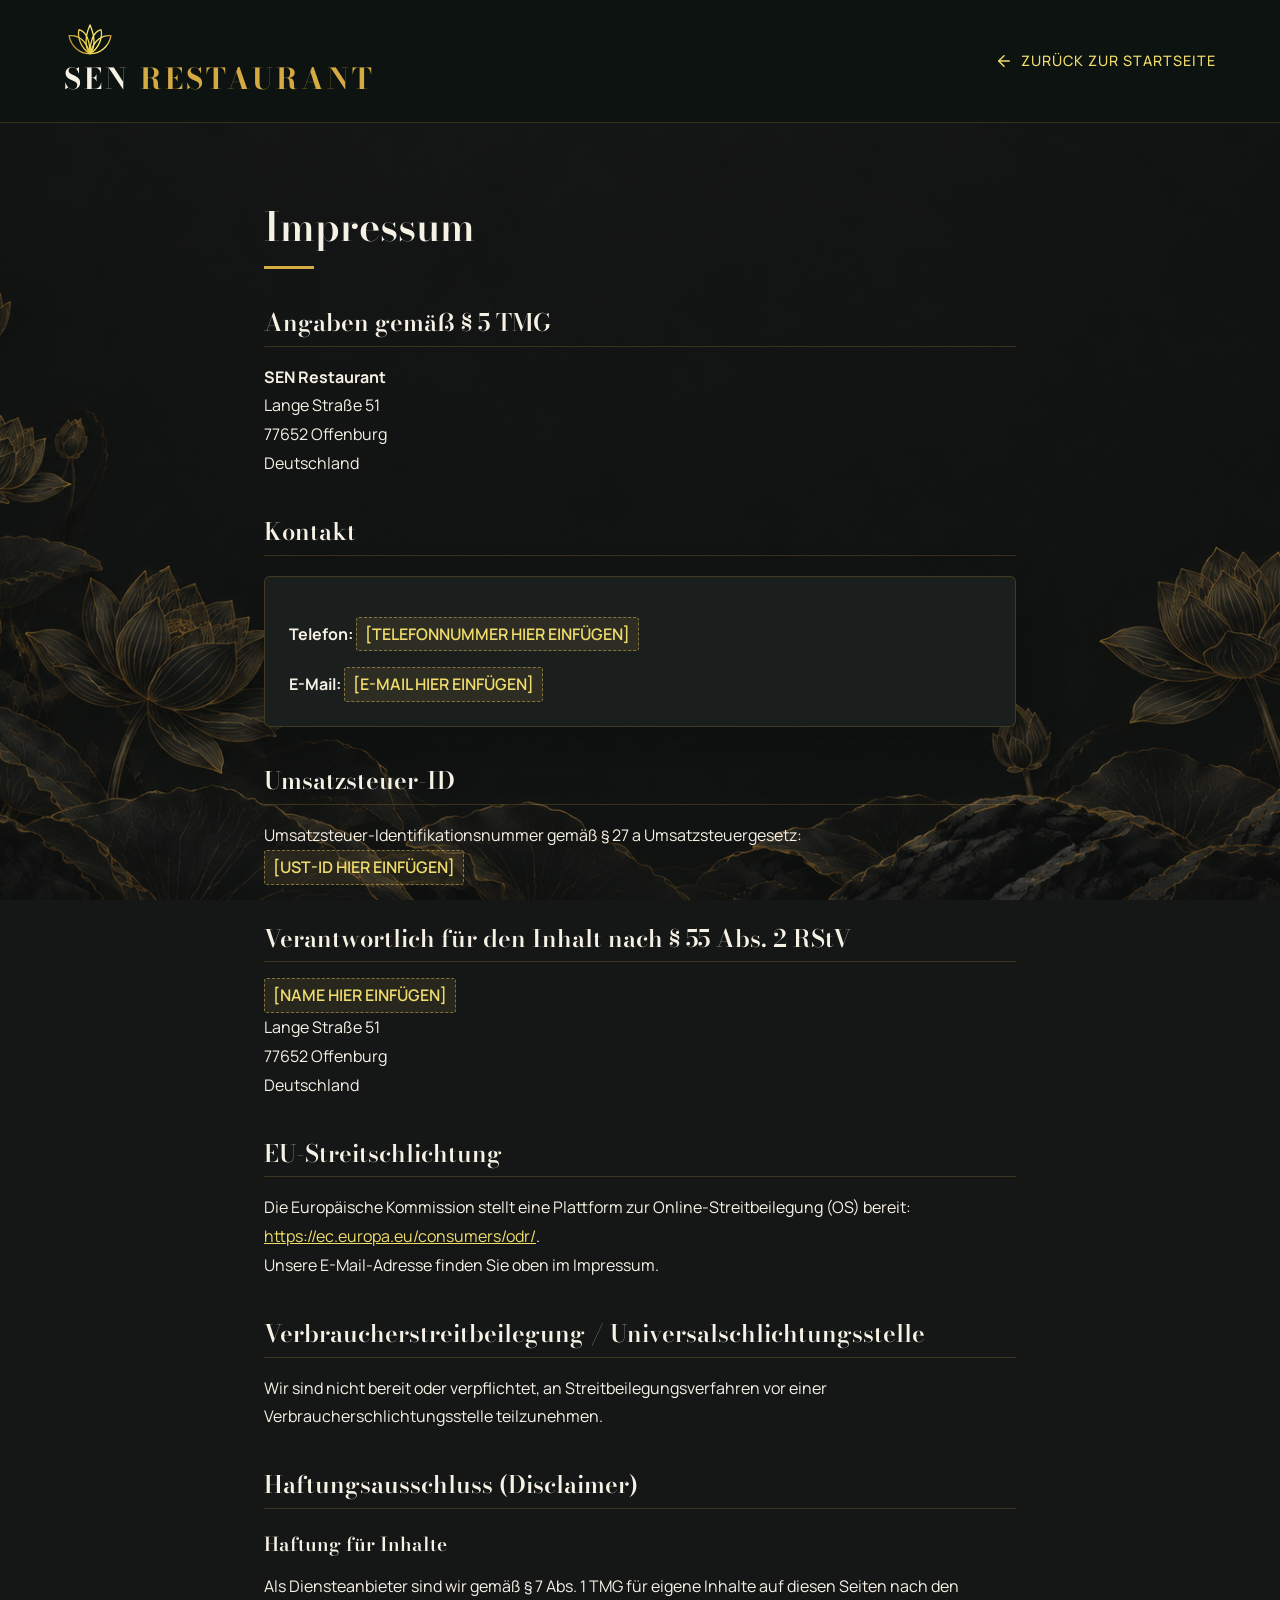
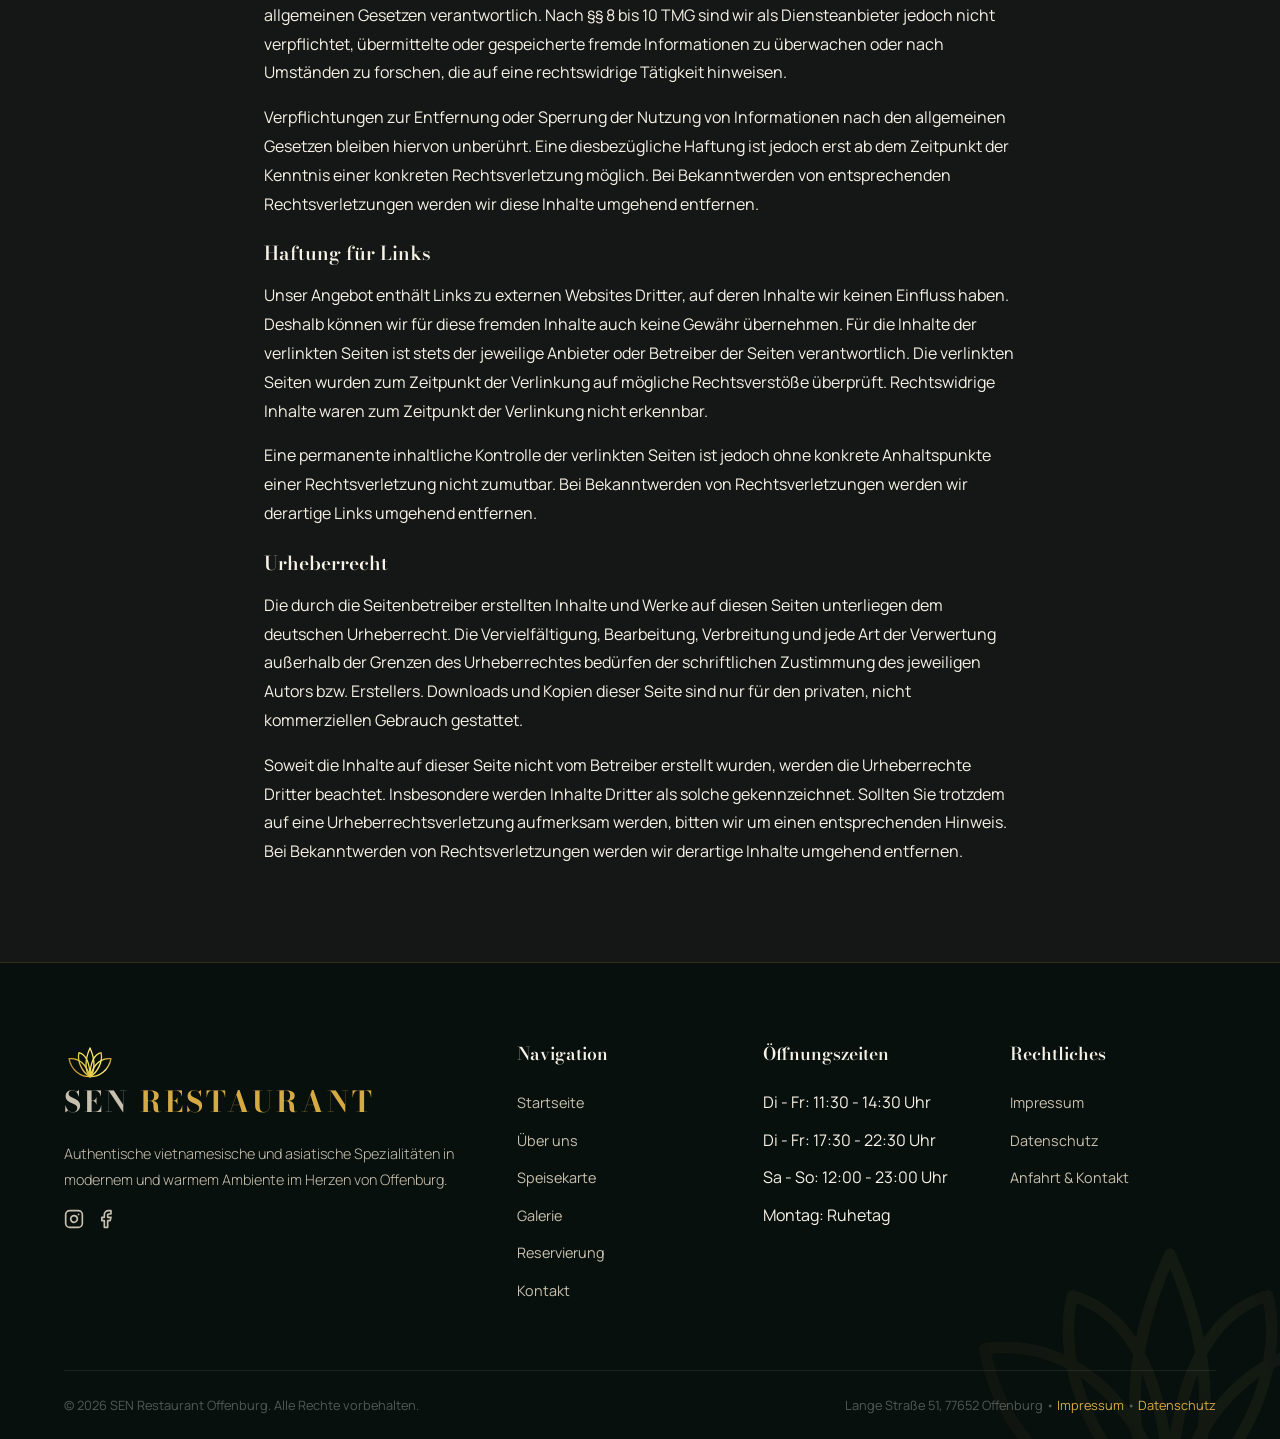
<file: impressum.html>
<!DOCTYPE html>
<html lang="de">
<head>
  <meta charset="UTF-8">
  <meta name="viewport" content="width=device-width, initial-scale=1.0">
  <title>Impressum | SEN Restaurant Offenburg</title>
  <meta name="description" content="Impressum und rechtliche Angaben des SEN Restaurant in Offenburg gemäß § 5 TMG. Kontakt, Vertretungsberechtigte und rechtliche Hinweise.">
  <meta name="robots" content="noindex, follow">
  
  <link rel="icon" type="image/svg+xml" href="assets/brand/sen-lotus-mark.svg">
  <link rel="icon" type="image/png" sizes="32x32" href="assets/brand/favicon-sen-32.png">
  <link rel="apple-touch-icon" sizes="192x192" href="assets/brand/favicon-sen-192.png">
  
  <!-- Main Project Stylesheet -->
  <link rel="stylesheet" href="css/style.css">
  
  <!-- Legal Page Specific Styles -->
  <style>
    /* Legal Header Bar */
    .legal-header {
      background: var(--color-dark, #171714);
      padding: 20px 0;
      position: sticky;
      top: 0;
      z-index: 100;
      border-bottom: 1px solid rgba(183, 154, 99, 0.2);
    }
    
    .legal-header .container {
      display: flex;
      justify-content: space-between;
      align-items: center;
      max-width: 1200px;
      margin: 0 auto;
      padding: 0 24px;
    }
    
    .legal-header .back-link {
      color: var(--color-gold, #b79a63);
      font-size: 0.9rem;
      text-transform: uppercase;
      letter-spacing: 1px;
      display: inline-flex;
      align-items: center;
      gap: 8px;
      font-weight: 500;
      transition: color 0.3s ease, transform 0.3s ease;
      text-decoration: none;
    }
    
    .legal-header .back-link:hover {
      color: var(--color-gold-light, #d4b87a);
      transform: translateX(-4px);
    }

    .legal-header .back-link svg {
      transition: transform 0.3s ease;
    }

    .legal-header .back-link:hover svg {
      transform: translateX(-2px);
    }

    .logo .legal-logo-mark {
      width: 52px;
      height: auto;
      margin-right: 10px;
      object-fit: contain;
      vertical-align: middle;
    }
    
    /* Legal Main Content */
    .legal-content {
      padding: 80px 0;
      max-width: 800px;
      margin: 0 auto;
      min-height: calc(100vh - 450px);
    }
    
    .legal-content h1 {
      font-family: var(--font-heading, 'Playfair Display', serif);
      font-size: 2.5rem;
      margin-bottom: 30px;
      color: var(--color-dark, #171714);
      position: relative;
    }

    .legal-content h1::after {
      content: '';
      display: block;
      width: 50px;
      height: 3px;
      background-color: var(--color-gold, #b79a63);
      margin-top: 15px;
    }
    
    .legal-content h2 {
      font-family: var(--font-heading, 'Playfair Display', serif);
      font-size: 1.5rem;
      margin-top: 40px;
      margin-bottom: 16px;
      color: var(--color-dark, #171714);
      border-bottom: 1px solid rgba(183, 154, 99, 0.2);
      padding-bottom: 8px;
    }

    .legal-content h3 {
      font-family: var(--font-heading, 'Playfair Display', serif);
      font-size: 1.2rem;
      margin-top: 24px;
      margin-bottom: 12px;
      color: var(--color-dark, #171714);
    }
    
    .legal-content p {
      margin-bottom: 16px;
      line-height: 1.8;
      color: var(--color-text, #2a2a2a);
      font-size: 1rem;
    }

    .legal-content address {
      font-style: normal;
      margin-bottom: 20px;
      line-height: 1.8;
      color: var(--color-text, #2a2a2a);
    }
    
    .legal-content ul {
      margin-bottom: 16px;
      padding-left: 24px;
    }
    
    .legal-content li {
      margin-bottom: 8px;
      line-height: 1.6;
      color: var(--color-text, #2a2a2a);
    }

    .legal-content a {
      color: var(--color-gold, #b79a63);
      text-decoration: underline;
      transition: color 0.3s ease;
    }

    .legal-content a:hover {
      color: var(--color-green, #27382d);
    }

    .placeholder {
      background: rgba(183, 154, 99, 0.15);
      padding: 2px 8px;
      border-radius: 3px;
      color: var(--color-gold, #b79a63);
      font-weight: 600;
      display: inline-block;
      border: 1px dashed rgba(183, 154, 99, 0.4);
    }

    .contact-block {
      background-color: rgba(255, 255, 255, 0.6);
      border: 1px solid var(--color-border, rgba(183, 154, 99, 0.2));
      border-radius: 6px;
      padding: 24px;
      margin: 20px 0;
    }

    .contact-block p {
      margin-bottom: 8px;
    }

    .contact-block p:last-child {
      margin-bottom: 0;
    }

    /* Mobile adjustments */
    @media (max-width: 768px) {
      .legal-content {
        padding: 50px 0;
      }

      .legal-content h1 {
        font-size: 2rem;
      }

      .legal-content h2 {
        font-size: 1.35rem;
      }

      .legal-header .back-link span {
        display: none;
      }

      .legal-header .back-link::after {
        content: 'Startseite';
      }
    }
  </style>
  <link rel="preconnect" href="https://fonts.googleapis.com">
  <link rel="preconnect" href="https://fonts.gstatic.com" crossorigin>
  <link href="https://fonts.googleapis.com/css2?family=Bodoni+Moda:wght@500;600;700&family=Manrope:wght@400;500;600;700&display=swap" rel="stylesheet">
  <link rel="stylesheet" href="css/premium.css">
  <link rel="stylesheet" href="css/editorial.css">
</head>
<body>
  <!-- Simplified Header with Logo and Back Link -->
  <header class="legal-header">
    <div class="container">
      <a href="index.html" class="logo" aria-label="SEN Restaurant Startseite"><img class="legal-logo-mark" src="assets/brand/sen-lotus-mark.svg" alt="" width="320" height="220">SEN <span>Restaurant</span></a>
      <a href="index.html" class="back-link" title="Zurück zur Startseite">
        <svg width="18" height="18" viewBox="0 0 24 24" fill="none" stroke="currentColor" stroke-width="2" stroke-linecap="round" stroke-linejoin="round" aria-hidden="true">
          <line x1="19" y1="12" x2="5" y2="12"></line>
          <polyline points="12 19 5 12 12 5"></polyline>
        </svg>
        <span>Zurück zur Startseite</span>
      </a>
    </div>
  </header>
  
  <!-- Main Content Area -->
  <main class="legal-content">
    <div class="container">
      <h1>Impressum</h1>

      <h2>Angaben gemäß § 5 TMG</h2>
      <address>
        <strong>SEN Restaurant</strong><br>
        Lange Straße 51<br>
        77652 Offenburg<br>
        Deutschland
      </address>

      <h2>Kontakt</h2>
      <div class="contact-block">
        <p><strong>Telefon:</strong> <span class="placeholder">[TELEFONNUMMER HIER EINFÜGEN]</span></p>
        <p><strong>E-Mail:</strong> <span class="placeholder">[E-MAIL HIER EINFÜGEN]</span></p>
      </div>

      <h2>Umsatzsteuer-ID</h2>
      <p>
        Umsatzsteuer-Identifikationsnummer gemäß § 27 a Umsatzsteuergesetz:<br>
        <span class="placeholder">[UST-ID HIER EINFÜGEN]</span>
      </p>

      <h2>Verantwortlich für den Inhalt nach § 55 Abs. 2 RStV</h2>
      <address>
        <span class="placeholder">[NAME HIER EINFÜGEN]</span><br>
        Lange Straße 51<br>
        77652 Offenburg<br>
        Deutschland
      </address>

      <h2>EU-Streitschlichtung</h2>
      <p>
        Die Europäische Kommission stellt eine Plattform zur Online-Streitbeilegung (OS) bereit: 
        <a href="https://ec.europa.eu/consumers/odr/" target="_blank" rel="noopener noreferrer">https://ec.europa.eu/consumers/odr/</a>.<br>
        Unsere E-Mail-Adresse finden Sie oben im Impressum.
      </p>

      <h2>Verbraucherstreitbeilegung / Universalschlichtungsstelle</h2>
      <p>
        Wir sind nicht bereit oder verpflichtet, an Streitbeilegungsverfahren vor einer Verbraucherschlichtungsstelle teilzunehmen.
      </p>

      <h2>Haftungsausschluss (Disclaimer)</h2>

      <h3>Haftung für Inhalte</h3>
      <p>
        Als Diensteanbieter sind wir gemäß § 7 Abs. 1 TMG für eigene Inhalte auf diesen Seiten nach den allgemeinen Gesetzen verantwortlich. Nach §§ 8 bis 10 TMG sind wir als Diensteanbieter jedoch nicht verpflichtet, übermittelte oder gespeicherte fremde Informationen zu überwachen oder nach Umständen zu forschen, die auf eine rechtswidrige Tätigkeit hinweisen.
      </p>
      <p>
        Verpflichtungen zur Entfernung oder Sperrung der Nutzung von Informationen nach den allgemeinen Gesetzen bleiben hiervon unberührt. Eine diesbezügliche Haftung ist jedoch erst ab dem Zeitpunkt der Kenntnis einer konkreten Rechtsverletzung möglich. Bei Bekanntwerden von entsprechenden Rechtsverletzungen werden wir diese Inhalte umgehend entfernen.
      </p>

      <h3>Haftung für Links</h3>
      <p>
        Unser Angebot enthält Links zu externen Websites Dritter, auf deren Inhalte wir keinen Einfluss haben. Deshalb können wir für diese fremden Inhalte auch keine Gewähr übernehmen. Für die Inhalte der verlinkten Seiten ist stets der jeweilige Anbieter oder Betreiber der Seiten verantwortlich. Die verlinkten Seiten wurden zum Zeitpunkt der Verlinkung auf mögliche Rechtsverstöße überprüft. Rechtswidrige Inhalte waren zum Zeitpunkt der Verlinkung nicht erkennbar.
      </p>
      <p>
        Eine permanente inhaltliche Kontrolle der verlinkten Seiten ist jedoch ohne konkrete Anhaltspunkte einer Rechtsverletzung nicht zumutbar. Bei Bekanntwerden von Rechtsverletzungen werden wir derartige Links umgehend entfernen.
      </p>

      <h3>Urheberrecht</h3>
      <p>
        Die durch die Seitenbetreiber erstellten Inhalte und Werke auf diesen Seiten unterliegen dem deutschen Urheberrecht. Die Vervielfältigung, Bearbeitung, Verbreitung und jede Art der Verwertung außerhalb der Grenzen des Urheberrechtes bedürfen der schriftlichen Zustimmung des jeweiligen Autors bzw. Erstellers. Downloads und Kopien dieser Seite sind nur für den privaten, nicht kommerziellen Gebrauch gestattet.
      </p>
      <p>
        Soweit die Inhalte auf dieser Seite nicht vom Betreiber erstellt wurden, werden die Urheberrechte Dritter beachtet. Insbesondere werden Inhalte Dritter als solche gekennzeichnet. Sollten Sie trotzdem auf eine Urheberrechtsverletzung aufmerksam werden, bitten wir um einen entsprechenden Hinweis. Bei Bekanntwerden von Rechtsverletzungen werden wir derartige Inhalte umgehend entfernen.
      </p>
    </div>
  </main>
  
  <!-- Footer (matching main website) -->
  <footer class="footer">
    <div class="container">
      <div class="footer-grid">
        <!-- Column 1: Brand Info -->
        <div class="footer-col footer-brand">
          <a href="index.html" class="logo"><img class="legal-logo-mark" src="assets/brand/sen-lotus-mark.svg" alt="" width="320" height="220" loading="lazy">SEN <span>Restaurant</span></a>
          <p>Authentische vietnamesische und asiatische Spezialitäten in modernem und warmem Ambiente im Herzen von Offenburg.</p>
          <div class="footer-social">
            <a href="#" aria-label="Instagram" target="_blank" rel="noopener noreferrer">
              <svg width="20" height="20" viewBox="0 0 24 24" fill="none" stroke="currentColor" stroke-width="2" stroke-linecap="round" stroke-linejoin="round" aria-hidden="true"><rect x="2" y="2" width="20" height="20" rx="5" ry="5"></rect><path d="M16 11.37A4 4 0 1 1 12.63 8 4 4 0 0 1 16 11.37z"></path><line x1="17.5" y1="6.5" x2="17.51" y2="6.5"></line></svg>
            </a>
            <a href="#" aria-label="Facebook" target="_blank" rel="noopener noreferrer">
              <svg width="20" height="20" viewBox="0 0 24 24" fill="none" stroke="currentColor" stroke-width="2" stroke-linecap="round" stroke-linejoin="round" aria-hidden="true"><path d="M18 2h-3a5 5 0 0 0-5 5v3H7v4h3v8h4v-8h3l1-4h-4V7a1 1 0 0 1 1-1h3z"></path></svg>
            </a>
          </div>
        </div>

        <!-- Column 2: Navigation Links -->
        <div class="footer-col">
          <h3>Navigation</h3>
          <ul class="footer-links">
            <li class="footer-link"><a href="index.html#home">Startseite</a></li>
            <li class="footer-link"><a href="index.html#about">Über uns</a></li>
            <li class="footer-link"><a href="index.html#menu">Speisekarte</a></li>
            <li class="footer-link"><a href="index.html#gallery">Galerie</a></li>
            <li class="footer-link"><a href="index.html#reservation">Reservierung</a></li>
            <li class="footer-link"><a href="index.html#contact">Kontakt</a></li>
          </ul>
        </div>

        <!-- Column 3: Opening Hours -->
        <div class="footer-col">
          <h3>Öffnungszeiten</h3>
          <ul class="footer-links">
            <li class="footer-link"><span>Di - Fr: 11:30 - 14:30 Uhr</span></li>
            <li class="footer-link"><span>Di - Fr: 17:30 - 22:30 Uhr</span></li>
            <li class="footer-link"><span>Sa - So: 12:00 - 23:00 Uhr</span></li>
            <li class="footer-link"><span>Montag: Ruhetag</span></li>
          </ul>
        </div>

        <!-- Column 4: Legal & Contact -->
        <div class="footer-col">
          <h3>Rechtliches</h3>
          <ul class="footer-links">
            <li class="footer-link"><a href="impressum.html">Impressum</a></li>
            <li class="footer-link"><a href="datenschutz.html">Datenschutz</a></li>
            <li class="footer-link"><a href="index.html#contact">Anfahrt & Kontakt</a></li>
          </ul>
        </div>
      </div>

      <!-- Footer Bottom -->
      <div class="footer-bottom">
        <p>&copy; <span id="currentYear">2026</span> SEN Restaurant Offenburg. Alle Rechte vorbehalten.</p>
        <div class="footer-credit">
          <span>Lange Straße 51, 77652 Offenburg &bull; <a href="impressum.html">Impressum</a> &bull; <a href="datenschutz.html">Datenschutz</a></span>
        </div>
      </div>
    </div>
  </footer>

  <!-- Script for copyright year and global behavior -->
  <script src="js/main.js"></script>
</body>
</html>
</file>
<file: css/style.css>
:root {
  --color-dark: #171714;
  --color-cream: #f6f1e7;
  --color-gold: #b79a63;
  --color-gold-light: #d4b87a;
  --color-green: #27382d;
  --color-green-light: #344d3f;
  --color-white: #ffffff;
  --color-text: #2a2a2a;
  --color-text-light: #64645f;
  --color-border: rgba(183, 154, 99, 0.2);
  --color-overlay: rgba(23, 23, 20, 0.65);
  --color-card-bg: #1e1e1b;
  --font-heading: 'Playfair Display', serif;
  --font-body: 'Inter', sans-serif;
  --transition: all 0.3s ease;
  --transition-slow: all 0.6s ease;
}

/* GLOBAL STYLES */
*, *::before, *::after {
  box-sizing: border-box;
}

html {
  scroll-behavior: smooth;
  scroll-padding-top: 80px;
}

body {
  font-family: var(--font-body);
  color: var(--color-text);
  background-color: var(--color-cream);
  margin: 0;
  overflow-x: hidden;
  line-height: 1.6;
}

img {
  max-width: 100%;
  display: block;
}

a {
  text-decoration: none;
  color: inherit;
}

h1, h2, h3, h4, h5, h6 {
  font-family: var(--font-heading);
  line-height: 1.2;
  font-weight: 600;
  margin-top: 0;
}

::selection {
  background-color: var(--color-gold);
  color: var(--color-dark);
}

/* Scrollbar */
::-webkit-scrollbar {
  width: 8px;
}
::-webkit-scrollbar-track {
  background: var(--color-dark);
}
::-webkit-scrollbar-thumb {
  background: var(--color-gold);
  border-radius: 4px;
}
::-webkit-scrollbar-thumb:hover {
  background: var(--color-gold-light);
}

/* Focus styles */
:focus-visible {
  outline: 2px solid var(--color-gold);
  outline-offset: 2px;
}

/* CONTAINER */
.container {
  max-width: 1200px;
  margin: 0 auto;
  padding: 0 24px;
}

/* SECTIONS */
.section {
  padding: 100px 0;
}

.section-header {
  text-align: center;
  margin-bottom: 60px;
}

.section-title {
  font-size: 2.8rem;
  color: var(--color-dark);
  position: relative;
  margin-bottom: 16px;
}

.section-subtitle {
  font-size: 1.1rem;
  color: var(--color-text-light);
  max-width: 600px;
  margin: 0 auto;
  font-weight: 300;
}

.section-divider {
  display: block;
  width: 40px;
  height: 2px;
  background-color: var(--color-gold);
  margin: 20px auto 0;
}

/* DARK SECTIONS */
.section-dark {
  background-color: var(--color-dark);
  color: var(--color-cream);
}
.section-dark .section-title {
  color: var(--color-cream);
}

/* BUTTONS */
.btn {
  display: inline-flex;
  align-items: center;
  gap: 8px;
  padding: 14px 32px;
  border-radius: 4px;
  font-family: var(--font-body);
  font-size: 0.95rem;
  font-weight: 500;
  cursor: pointer;
  transition: var(--transition);
  text-transform: uppercase;
  letter-spacing: 1.5px;
  border: none;
}

.btn-primary {
  background-color: var(--color-gold);
  color: var(--color-dark);
}
.btn-primary:hover {
  background-color: var(--color-gold-light);
  transform: translateY(-2px);
  box-shadow: 0 8px 22px rgba(0, 0, 0, 0.28);
}

.btn-secondary {
  background-color: transparent;
  color: var(--color-cream);
  border: 1px solid var(--color-gold);
}
.btn-secondary:hover {
  background-color: var(--color-gold);
  color: var(--color-dark);
}

.btn-outline {
  background-color: transparent;
  color: var(--color-dark);
  border: 1px solid var(--color-gold);
}
.btn-outline:hover {
  background-color: var(--color-gold);
  color: var(--color-dark);
}

.btn-dark {
  background-color: var(--color-dark);
  color: var(--color-cream);
}
.btn-dark:hover {
  background-color: #2a2a25;
}

/* HEADER */
.header {
  position: fixed;
  top: 0;
  width: 100%;
  z-index: 1000;
  transition: var(--transition);
  padding: 20px 0;
  background-color: transparent;
}

.header.scrolled {
  background-color: rgba(23, 23, 20, 0.95);
  backdrop-filter: blur(10px);
  padding: 12px 0;
  box-shadow: 0 2px 20px rgba(0, 0, 0, 0.3);
}

.header-container {
  display: flex;
  justify-content: space-between;
  align-items: center;
  max-width: 1200px;
  margin: 0 auto;
  padding: 0 24px;
}

/* Logo */
.logo {
  font-family: var(--font-heading);
  font-size: 1.8rem;
  color: var(--color-cream);
  font-weight: 700;
  letter-spacing: 3px;
  text-transform: uppercase;
  margin: 0;
}
.logo span {
  color: var(--color-gold);
}

/* Navigation */
.nav {
  display: flex;
  align-items: center;
  gap: 40px;
}

.nav-links {
  display: flex;
  list-style: none;
  gap: 28px;
  margin: 0;
  padding: 0;
}

.nav-link {
  color: var(--color-cream);
  font-size: 0.85rem;
  font-weight: 400;
  text-transform: uppercase;
  letter-spacing: 1.5px;
  position: relative;
  transition: var(--transition);
  padding: 4px 0;
}

.nav-link::after {
  content: '';
  position: absolute;
  bottom: -4px;
  left: 0;
  width: 0;
  height: 2px;
  background-color: var(--color-gold);
  transition: width 0.3s ease;
}

.nav-link:hover::after,
.nav-link.active::after {
  width: 100%;
}

.nav-link:hover,
.nav-link.active {
  color: var(--color-gold);
}

.nav-cta {
  padding: 10px 24px;
  font-size: 0.8rem;
}

/* CART TRIGGERS */
.cart-trigger {
  font-family: var(--font-body);
}

.header-cart {
  display: inline-flex;
  align-items: center;
  gap: 9px;
  min-height: 42px;
  padding: 8px 12px;
  color: var(--color-cream);
  background: transparent;
  border: 1px solid rgba(255, 255, 255, 0.28);
  border-radius: 12px;
  font-size: 0.78rem;
  font-weight: 600;
  letter-spacing: 0.04em;
  cursor: pointer;
  transition: border-color 0.25s ease, color 0.25s ease, background-color 0.25s ease;
}

.header-cart:hover {
  color: var(--color-gold-light);
  border-color: var(--color-gold);
  background-color: rgba(183, 154, 99, 0.1);
}

.header-cart svg,
.mobile-header-cart svg {
  width: 21px;
  height: 21px;
}

.mobile-header-cart {
  display: none;
}

.cart-count {
  display: inline-flex;
  align-items: center;
  justify-content: center;
  min-width: 22px;
  height: 22px;
  padding: 0 6px;
  border-radius: 999px;
  background-color: var(--color-gold);
  color: var(--color-dark);
  font-size: 0.7rem;
  font-weight: 700;
  line-height: 1;
  font-variant-numeric: tabular-nums;
}

/* Hamburger */
.hamburger {
  display: none;
  flex-direction: column;
  gap: 6px;
  cursor: pointer;
  z-index: 1001;
  padding: 5px;
}

.hamburger span {
  display: block;
  width: 28px;
  height: 2px;
  background-color: var(--color-cream);
  transition: var(--transition);
}

.hamburger.active span:nth-child(1) {
  transform: rotate(45deg) translateY(8px);
}
.hamburger.active span:nth-child(2) {
  opacity: 0;
}
.hamburger.active span:nth-child(3) {
  transform: rotate(-45deg) translateY(-8px);
  transform-origin: center;
  margin-top: -1px;
}

/* Mobile Menu */
.mobile-menu {
  position: fixed;
  top: 0;
  right: -100%;
  width: 100%;
  height: 100vh;
  background-color: var(--color-dark);
  z-index: 999;
  transition: transform 0.4s cubic-bezier(0.77, 0.2, 0.05, 1);
  display: flex;
  flex-direction: column;
  justify-content: center;
  align-items: center;
  gap: 32px;
}

.mobile-menu.active {
  transform: translateX(-100%);
}

.mobile-nav-link {
  font-family: var(--font-heading);
  font-size: 1.8rem;
  color: var(--color-cream);
  transition: var(--transition);
}
.mobile-nav-link:hover {
  color: var(--color-gold);
}

/* HERO */
.hero {
  height: 100vh;
  min-height: 600px;
  position: relative;
  display: flex;
  align-items: center;
  justify-content: center;
  overflow: hidden;
  background-color: var(--color-dark);
}

.hero-bg {
  position: absolute;
  inset: 0;
  background-size: cover;
  background-position: center;
  background-repeat: no-repeat;
  z-index: 0;
}

.hero-overlay {
  position: absolute;
  inset: 0;
  background: linear-gradient(to bottom, rgba(23, 23, 20, 0.5) 0%, rgba(23, 23, 20, 0.7) 100%);
  z-index: 1;
}

.hero-content {
  position: relative;
  z-index: 2;
  text-align: center;
  max-width: 800px;
  padding: 0 24px;
}

.hero-label {
  display: inline-block;
  font-size: 0.85rem;
  letter-spacing: 4px;
  text-transform: uppercase;
  color: var(--color-gold);
  margin-bottom: 24px;
  font-weight: 400;
}

.hero-title {
  font-size: 4rem;
  color: var(--color-cream);
  margin-bottom: 20px;
  font-weight: 700;
  line-height: 1.1;
}

.hero-title span {
  color: var(--color-gold);
}

.hero-subtitle {
  font-size: 1.15rem;
  color: rgba(255, 255, 255, 0.8);
  font-weight: 300;
  line-height: 1.8;
  margin-bottom: 40px;
  max-width: 600px;
  margin-left: auto;
  margin-right: auto;
}

.hero-buttons {
  display: flex;
  gap: 16px;
  justify-content: center;
  flex-wrap: wrap;
  margin-bottom: 40px;
}

.hero-location {
  font-size: 0.85rem;
  color: rgba(255, 255, 255, 0.5);
  letter-spacing: 2px;
}

.hero-scroll {
  position: absolute;
  bottom: 30px;
  left: 50%;
  transform: translateX(-50%);
  z-index: 2;
  animation: bounce 2s infinite;
  color: var(--color-cream);
  font-size: 1.5rem;
}

@keyframes bounce {
  0%, 20%, 50%, 80%, 100% {
    transform: translateX(-50%) translateY(0);
  }
  40% {
    transform: translateX(-50%) translateY(-10px);
  }
  60% {
    transform: translateX(-50%) translateY(-5px);
  }
}

/* ABOUT */
.about-grid {
  display: grid;
  grid-template-columns: 1fr 1fr;
  gap: 60px;
  align-items: center;
}

.about-image-wrapper {
  position: relative;
  overflow: hidden;
  border-radius: 4px;
}

.about-image-wrapper::before {
  content: '';
  position: absolute;
  inset: -10px;
  border: 1px solid var(--color-gold);
  border-radius: 4px;
  z-index: 1;
  opacity: 0.3;
}

.about-image {
  width: 100%;
  height: 500px;
  object-fit: cover;
  border-radius: 4px;
  transition: transform 0.6s ease;
}

.about-image:hover {
  transform: scale(1.03);
}

.about-text h3 {
  font-size: 2rem;
  color: var(--color-dark);
  margin-bottom: 8px;
}

.about-text .about-label {
  font-size: 0.85rem;
  text-transform: uppercase;
  letter-spacing: 3px;
  color: var(--color-gold);
  margin-bottom: 12px;
  display: block;
}

.about-text p {
  color: var(--color-text);
  line-height: 1.8;
  margin-bottom: 16px;
  font-weight: 300;
}

/* HIGHLIGHTS */
.highlights-grid {
  display: grid;
  grid-template-columns: repeat(3, 1fr);
  gap: 24px;
}

.highlight-card {
  position: relative;
  overflow: hidden;
  border-radius: 4px;
  cursor: pointer;
  height: 350px;
}

.highlight-card-image {
  position: absolute;
  inset: 0;
}

.highlight-card-image img {
  width: 100%;
  height: 100%;
  object-fit: cover;
  transition: transform 0.6s ease;
}

.highlight-card:hover .highlight-card-image img {
  transform: scale(1.1);
}

.highlight-card-overlay {
  position: absolute;
  inset: 0;
  background: linear-gradient(to top, rgba(23, 23, 20, 0.85) 0%, transparent 60%);
  z-index: 1;
}

.highlight-card-content {
  position: absolute;
  bottom: 0;
  left: 0;
  right: 0;
  padding: 30px;
  z-index: 2;
}

.highlight-card-title {
  font-family: var(--font-heading);
  font-size: 1.4rem;
  color: var(--color-cream);
  margin-bottom: 8px;
}

.highlight-card-desc {
  font-size: 0.9rem;
  color: rgba(255, 255, 255, 0.7);
  font-weight: 300;
  line-height: 1.5;
  margin: 0;
}

/* MENU / SPEISEKARTE */
.menu-nav {
  position: sticky;
  top: 72px;
  z-index: 100;
  background-color: var(--color-cream);
  padding: 16px 0;
  border-bottom: 1px solid var(--color-border);
}

.menu-nav-wrapper {
  display: flex;
  gap: 8px;
  overflow-x: auto;
  padding-bottom: 8px;
  scrollbar-width: none;
  -webkit-overflow-scrolling: touch;
}

.menu-nav-wrapper::-webkit-scrollbar {
  display: none;
}

.menu-tab {
  padding: 10px 20px;
  border-radius: 30px;
  border: 1px solid var(--color-border);
  background-color: transparent;
  color: var(--color-text);
  font-family: var(--font-body);
  font-size: 0.8rem;
  font-weight: 500;
  cursor: pointer;
  white-space: nowrap;
  transition: var(--transition);
  text-transform: uppercase;
  letter-spacing: 1px;
}

.menu-tab:hover {
  border-color: var(--color-gold);
  color: var(--color-gold);
}

.menu-tab.active {
  background-color: var(--color-gold);
  color: var(--color-dark);
  border-color: var(--color-gold);
}

.menu-content {
  padding-top: 40px;
}

.menu-category {
  display: none;
  animation: fadeIn 0.5s ease;
}

.menu-category.active {
  display: block;
}

@keyframes fadeIn {
  from { opacity: 0; transform: translateY(10px); }
  to { opacity: 1; transform: translateY(0); }
}

.menu-category-title {
  font-size: 2rem;
  color: var(--color-dark);
  margin-bottom: 12px;
  padding-bottom: 12px;
  border-bottom: 1px solid var(--color-border);
}

.menu-category-desc {
  font-size: 0.95rem;
  color: var(--color-text-light);
  margin-bottom: 32px;
  font-weight: 300;
  font-style: italic;
}

#speisekarte .menu-category-desc {
  color: var(--color-text-light) !important;
}

.menu-grid {
  display: grid;
  grid-template-columns: repeat(2, 1fr);
  gap: 20px 40px;
}

.menu-item {
  padding: 20px 0;
  border-bottom: 1px solid rgba(0, 0, 0, 0.06);
  transition: var(--transition);
}

.menu-item:hover {
  transform: translateX(4px);
}

.menu-item-header {
  display: flex;
  justify-content: space-between;
  align-items: baseline;
  gap: 16px;
  margin-bottom: 6px;
}

.menu-item-number {
  font-size: 0.8rem;
  color: var(--color-gold);
  font-weight: 600;
  margin-right: 8px;
}

.menu-item-name {
  font-family: var(--font-heading);
  font-size: 1.15rem;
  color: var(--color-dark);
  font-weight: 600;
  margin: 0;
}

.menu-item-dots {
  flex: 1;
  border-bottom: 1px dotted var(--color-border);
  margin: 0 8px;
  min-width: 20px;
  align-self: flex-end;
  margin-bottom: 4px;
}

.menu-item-price {
  font-size: 1rem;
  color: var(--color-gold);
  font-weight: 600;
  white-space: nowrap;
}

.menu-item-desc {
  font-size: 0.9rem;
  color: var(--color-text-light);
  font-weight: 300;
  line-height: 1.5;
  margin-top: 4px;
  margin-bottom: 0;
}

.menu-item-allergens {
  font-size: 0.75rem;
  color: var(--color-text-light);
  margin-top: 6px;
  font-style: italic;
}
.menu-item-allergens::before {
  content: 'Allergene: ';
}

.menu-item-variants {
  margin-top: 12px;
  padding-left: 0;
}

.menu-variant {
  display: flex;
  justify-content: space-between;
  align-items: baseline;
  padding: 6px 0;
  gap: 16px;
}

.menu-variant-name {
  font-size: 0.95rem;
  color: var(--color-text);
}

.menu-variant-dots {
  flex: 1;
  border-bottom: 1px dotted var(--color-border);
  margin: 0 8px;
  min-width: 20px;
  align-self: flex-end;
  margin-bottom: 4px;
}

.menu-variant-price {
  font-size: 0.95rem;
  color: var(--color-gold);
  font-weight: 500;
  white-space: nowrap;
}

.menu-variant-allergens {
  font-size: 0.75rem;
  color: var(--color-text-light);
  font-style: italic;
}

.menu-add-row {
  display: flex;
  justify-content: flex-end;
  margin-top: 14px;
}

.add-to-cart {
  flex: 0 0 auto;
  min-height: 36px;
  padding: 8px 13px;
  border: 1px solid var(--color-gold);
  border-radius: 10px;
  background-color: transparent;
  color: #745f38;
  font-family: var(--font-body);
  font-size: 0.76rem;
  font-weight: 700;
  letter-spacing: 0.02em;
  cursor: pointer;
  transition: color 0.2s ease, background-color 0.2s ease, transform 0.2s ease;
}

.add-to-cart:hover {
  background-color: var(--color-gold);
  color: var(--color-dark);
  transform: translateY(-1px);
}

.add-to-cart:active {
  transform: translateY(0);
}

.add-to-cart.added {
  background-color: var(--color-green);
  border-color: var(--color-green);
  color: var(--color-white);
}

/* CART DRAWER */
body.cart-open {
  overflow: hidden;
}

.cart-backdrop {
  position: fixed;
  inset: 0;
  z-index: 2998;
  background-color: rgba(9, 10, 8, 0.62);
  opacity: 0;
  transition: opacity 0.28s ease;
}

.cart-backdrop.is-open {
  opacity: 1;
}

.cart-drawer {
  position: fixed;
  top: 0;
  right: 0;
  z-index: 2999;
  width: min(480px, 100%);
  height: 100dvh;
  display: grid;
  grid-template-rows: auto minmax(0, 1fr) auto;
  background-color: var(--color-cream);
  color: var(--color-dark);
  box-shadow: -18px 0 50px rgba(0, 0, 0, 0.24);
  transform: translateX(105%);
  visibility: hidden;
  transition: transform 0.34s cubic-bezier(0.22, 1, 0.36, 1), visibility 0s linear 0.34s;
}

.cart-drawer.is-open {
  transform: translateX(0);
  visibility: visible;
  transition-delay: 0s;
}

.cart-drawer-header {
  display: flex;
  align-items: flex-start;
  justify-content: space-between;
  gap: 20px;
  padding: 28px 28px 22px;
  background-color: var(--color-dark);
  color: var(--color-cream);
}

.cart-drawer-header h2 {
  margin-bottom: 4px;
  color: var(--color-cream);
  font-size: 1.7rem;
}

.cart-drawer-header p {
  margin: 0;
  color: rgba(255, 255, 255, 0.62);
  font-size: 0.83rem;
}

.cart-close {
  display: inline-flex;
  align-items: center;
  justify-content: center;
  width: 40px;
  height: 40px;
  padding: 0;
  border: 1px solid rgba(255, 255, 255, 0.25);
  border-radius: 12px;
  background-color: transparent;
  color: var(--color-cream);
  cursor: pointer;
  transition: border-color 0.2s ease, color 0.2s ease;
}

.cart-close:hover {
  color: var(--color-gold-light);
  border-color: var(--color-gold);
}

.cart-close svg {
  width: 22px;
  height: 22px;
}

.cart-body {
  min-height: 0;
  overflow-y: auto;
  padding: 8px 28px 24px;
  overscroll-behavior: contain;
}

.cart-empty {
  display: grid;
  justify-items: center;
  align-content: center;
  min-height: 100%;
  padding: 48px 20px;
  text-align: center;
}

.cart-empty[hidden] {
  display: none;
}

.cart-empty svg {
  width: 58px;
  height: 58px;
  margin-bottom: 20px;
  color: var(--color-gold);
}

.cart-empty h3 {
  margin-bottom: 8px;
  font-size: 1.35rem;
}

.cart-empty p {
  max-width: 31ch;
  margin: 0 0 24px;
  color: #68675f;
  font-size: 0.9rem;
}

.cart-item {
  display: grid;
  grid-template-columns: minmax(0, 1fr) auto;
  gap: 12px 18px;
  padding: 20px 0;
  border-bottom: 1px solid var(--color-border);
}

.cart-item-copy {
  min-width: 0;
}

.cart-item-code {
  display: block;
  margin-bottom: 3px;
  color: #7a6541;
  font-size: 0.7rem;
  font-weight: 700;
  letter-spacing: 0.08em;
  text-transform: uppercase;
}

.cart-item-name {
  display: block;
  margin: 0;
  color: var(--color-dark);
  font-family: var(--font-heading);
  font-size: 1rem;
  font-weight: 600;
  line-height: 1.35;
}

.cart-item-price {
  align-self: center;
  color: #745f38;
  font-size: 0.9rem;
  font-weight: 700;
  font-variant-numeric: tabular-nums;
  white-space: nowrap;
}

.cart-item-actions {
  display: flex;
  align-items: center;
  gap: 7px;
}

.quantity-control {
  display: inline-flex;
  align-items: center;
  border: 1px solid rgba(23, 23, 20, 0.16);
  border-radius: 10px;
  overflow: hidden;
}

.quantity-button,
.cart-remove {
  display: inline-flex;
  align-items: center;
  justify-content: center;
  width: 34px;
  height: 34px;
  padding: 0;
  border: 0;
  background-color: transparent;
  color: var(--color-dark);
  font-family: var(--font-body);
  font-size: 1rem;
  cursor: pointer;
}

.quantity-button:hover,
.cart-remove:hover {
  background-color: rgba(183, 154, 99, 0.14);
}

.quantity-value {
  min-width: 28px;
  text-align: center;
  font-size: 0.82rem;
  font-weight: 700;
  font-variant-numeric: tabular-nums;
}

.cart-remove {
  border-radius: 10px;
  color: #8a463d;
}

.cart-remove svg {
  width: 17px;
  height: 17px;
}

.cart-checkout {
  padding: 22px 28px 26px;
  background-color: #eee7da;
  box-shadow: 0 -12px 30px rgba(23, 23, 20, 0.08);
}

.cart-total-row {
  display: flex;
  align-items: baseline;
  justify-content: space-between;
  gap: 20px;
  margin-bottom: 18px;
  color: var(--color-dark);
}

.cart-total-row span {
  font-size: 0.85rem;
  font-weight: 600;
  letter-spacing: 0.06em;
  text-transform: uppercase;
}

.cart-total-row strong {
  font-family: var(--font-heading);
  font-size: 1.55rem;
  font-variant-numeric: tabular-nums;
}

.cart-fields {
  display: grid;
  grid-template-columns: 1fr 1fr;
  gap: 12px;
}

.cart-field {
  display: grid;
  gap: 6px;
}

.cart-field-full {
  grid-column: 1 / -1;
}

.cart-field > span {
  color: #4d4b44;
  font-size: 0.72rem;
  font-weight: 700;
  letter-spacing: 0.04em;
  text-transform: uppercase;
}

.cart-field em {
  color: #8a463d;
  font-style: normal;
}

.cart-field input,
.cart-field textarea {
  width: 100%;
  border: 1px solid rgba(23, 23, 20, 0.18);
  border-radius: 10px;
  background-color: var(--color-white);
  color: var(--color-dark);
  font: inherit;
  font-size: 0.86rem;
  outline: none;
}

.cart-field input {
  min-height: 44px;
  padding: 10px 12px;
}

.cart-field textarea {
  min-height: 62px;
  padding: 10px 12px;
  resize: vertical;
}

.cart-field input:focus,
.cart-field textarea:focus {
  border-color: var(--color-gold);
  box-shadow: 0 0 0 3px rgba(183, 154, 99, 0.14);
}

.cart-field input::placeholder,
.cart-field textarea::placeholder {
  color: #8c8980;
}

.cart-disclaimer {
  margin: 12px 0;
  color: #68675f;
  font-size: 0.72rem;
  line-height: 1.45;
}

.whatsapp-order {
  display: flex;
  align-items: center;
  justify-content: center;
  gap: 10px;
  width: 100%;
  min-height: 50px;
  padding: 12px 18px;
  border: 0;
  border-radius: 12px;
  background-color: #176b3a;
  color: var(--color-white);
  font-family: var(--font-body);
  font-size: 0.88rem;
  font-weight: 700;
  cursor: pointer;
  box-shadow: 0 8px 20px rgba(23, 107, 58, 0.24);
  transition: background-color 0.2s ease, transform 0.2s ease, box-shadow 0.2s ease;
}

.whatsapp-order:hover:not(:disabled) {
  background-color: #125b31;
  transform: translateY(-1px);
  box-shadow: 0 10px 24px rgba(23, 107, 58, 0.3);
}

.whatsapp-order:disabled {
  background-color: #98968f;
  box-shadow: none;
  cursor: not-allowed;
  opacity: 0.72;
}

.whatsapp-order svg {
  width: 22px;
  height: 22px;
}

.cart-toast {
  position: fixed;
  left: 50%;
  bottom: 28px;
  z-index: 3100;
  max-width: min(360px, calc(100% - 32px));
  padding: 12px 18px;
  border-radius: 12px;
  background-color: var(--color-dark);
  color: var(--color-cream);
  font-size: 0.82rem;
  font-weight: 600;
  text-align: center;
  box-shadow: 0 10px 30px rgba(0, 0, 0, 0.24);
  opacity: 0;
  pointer-events: none;
  transform: translate(-50%, 16px);
  transition: opacity 0.24s ease, transform 0.24s ease;
}

.cart-toast.is-visible {
  opacity: 1;
  transform: translate(-50%, 0);
}

/* GALLERY */
.gallery-grid {
  display: grid;
  grid-template-columns: repeat(3, 1fr);
  gap: 16px;
}

.gallery-item {
  position: relative;
  overflow: hidden;
  border-radius: 4px;
  aspect-ratio: 4/3;
  cursor: pointer;
}

.gallery-item img {
  width: 100%;
  height: 100%;
  object-fit: cover;
  transition: transform 0.6s ease;
}

.gallery-item:hover img {
  transform: scale(1.08);
}

.gallery-item-overlay {
  position: absolute;
  inset: 0;
  background-color: rgba(23, 23, 20, 0);
  transition: var(--transition);
}

.gallery-item:hover .gallery-item-overlay {
  background-color: rgba(23, 23, 20, 0.3);
}

.gallery-item:nth-child(1) {
  grid-column: span 2;
  grid-row: span 2;
}

/* HOURS */
.hours {
  background-color: var(--color-green);
}

.hours-content {
  display: grid;
  grid-template-columns: 1fr 1fr;
  gap: 60px;
  align-items: center;
}

.hours-card {
  background-color: rgba(255, 255, 255, 0.05);
  border-radius: 8px;
  padding: 48px;
  border: 1px solid rgba(255, 255, 255, 0.1);
}

.hours-row {
  display: flex;
  justify-content: space-between;
  padding: 16px 0;
  border-bottom: 1px solid rgba(255, 255, 255, 0.08);
}
.hours-row:last-child {
  border-bottom: none;
}

.hours-day {
  color: var(--color-cream);
  font-weight: 400;
  font-size: 1rem;
}

.hours-time {
  color: var(--color-gold);
  font-weight: 500;
  font-size: 1rem;
}

.hours-info {
  padding-left: 20px;
}
.hours-info h3 {
  font-size: 1.8rem;
  color: var(--color-cream);
  margin-bottom: 20px;
}
.hours-info p {
  color: rgba(255, 255, 255, 0.7);
  line-height: 1.8;
  font-weight: 300;
  margin-bottom: 16px;
}

.hours-address {
  margin-top: 24px;
  color: rgba(255, 255, 255, 0.7);
}

/* MAP */
.map-container {
  width: 100%;
  height: 400px;
  border-radius: 4px;
  overflow: hidden;
  position: relative;
  background-color: var(--color-dark);
}

.map-placeholder {
  display: flex;
  flex-direction: column;
  align-items: center;
  justify-content: center;
  height: 100%;
  color: var(--color-cream);
  gap: 20px;
}

.map-placeholder-icon {
  font-size: 3rem;
  color: var(--color-gold);
}

/* RESERVATION */
.reservation-grid {
  display: grid;
  grid-template-columns: 1fr 1fr;
  gap: 60px;
  align-items: start;
}

.reservation-info h3 {
  color: var(--color-cream);
  font-size: 1.8rem;
  margin-bottom: 16px;
}
.reservation-info p {
  color: rgba(255, 255, 255, 0.7);
  line-height: 1.8;
  font-weight: 300;
}

.reservation-form {
  background-color: rgba(255, 255, 255, 0.03);
  border: 1px solid rgba(255, 255, 255, 0.08);
  border-radius: 8px;
  padding: 40px;
}

.form-row {
  display: grid;
  grid-template-columns: 1fr 1fr;
  gap: 20px;
}

.form-group {
  margin-bottom: 20px;
}

.form-label {
  display: block;
  color: var(--color-cream);
  font-size: 0.85rem;
  margin-bottom: 8px;
  text-transform: uppercase;
  letter-spacing: 1px;
  font-weight: 400;
}

.form-input, .form-textarea, .form-select {
  width: 100%;
  padding: 14px 16px;
  background-color: rgba(255, 255, 255, 0.06);
  border: 1px solid rgba(255, 255, 255, 0.1);
  border-radius: 4px;
  color: var(--color-cream);
  font-family: var(--font-body);
  font-size: 0.95rem;
  transition: var(--transition);
  outline: none;
}

.form-input:focus, .form-textarea:focus, .form-select:focus {
  border-color: var(--color-gold);
}

.form-textarea {
  min-height: 120px;
  resize: vertical;
}

.form-input::placeholder, .form-textarea::placeholder {
  color: rgba(255, 255, 255, 0.3);
}
.form-select option {
  background-color: var(--color-dark);
  color: var(--color-cream);
}

/* CONTACT */
.contact-grid {
  display: grid;
  grid-template-columns: repeat(3, 1fr);
  gap: 40px;
  text-align: center;
}

.contact-card {
  padding: 40px 24px;
  background-color: rgba(0, 0, 0, 0.02);
  border-radius: 8px;
  border: 1px solid var(--color-border);
}

.contact-icon {
  font-size: 2rem;
  color: var(--color-gold);
  margin-bottom: 16px;
}

.contact-card h4 {
  font-size: 1.2rem;
  margin-bottom: 12px;
  color: var(--color-dark);
}

.contact-card p, .contact-card a {
  color: var(--color-text-light);
  font-weight: 300;
  line-height: 1.8;
  margin: 0;
}

.contact-card a:hover {
  color: var(--color-gold);
}

.contact-social {
  display: flex;
  gap: 16px;
  justify-content: center;
  margin-top: 16px;
}

.contact-social-link {
  width: 44px;
  height: 44px;
  border-radius: 50%;
  border: 1px solid var(--color-border);
  display: flex;
  align-items: center;
  justify-content: center;
  transition: var(--transition);
  color: var(--color-text-light);
}

.contact-social-link:hover {
  border-color: var(--color-gold);
  background-color: var(--color-gold);
  color: var(--color-dark);
}

/* FOOTER */
.footer {
  padding: 80px 0 0;
  background-color: var(--color-dark);
  color: var(--color-cream);
}

.footer-grid {
  display: grid;
  grid-template-columns: 2fr 1fr 1fr 1fr;
  gap: 40px;
  padding-bottom: 60px;
  border-bottom: 1px solid rgba(255, 255, 255, 0.08);
}

.footer-col h4 {
  color: var(--color-cream);
  font-size: 1.1rem;
  margin-bottom: 20px;
}

.footer-brand .logo {
  margin-bottom: 16px;
  display: inline-block;
}

.footer-brand p {
  color: rgba(255, 255, 255, 0.5);
  font-weight: 300;
  line-height: 1.8;
  font-size: 0.9rem;
  margin: 0;
}

.footer-links {
  list-style: none;
  padding: 0;
  margin: 0;
}

.footer-link {
  padding: 6px 0;
  display: block;
}

.footer-link a {
  color: rgba(255, 255, 255, 0.5);
  font-size: 0.9rem;
  transition: var(--transition);
}

.footer-link a:hover {
  color: var(--color-gold);
}

.footer-social {
  display: flex;
  gap: 12px;
  margin-top: 16px;
}
.footer-social a {
  color: rgba(255, 255, 255, 0.5);
  transition: var(--transition);
}
.footer-social a:hover {
  color: var(--color-gold);
}

.footer-bottom {
  display: flex;
  justify-content: space-between;
  align-items: center;
  padding: 24px 0;
  flex-wrap: wrap;
  gap: 16px;
}

.footer-bottom p {
  color: rgba(255, 255, 255, 0.3);
  font-size: 0.8rem;
  margin: 0;
}

.footer-credit {
  color: rgba(255, 255, 255, 0.3);
  font-size: 0.8rem;
}

.footer-credit a {
  color: var(--color-gold);
  transition: var(--transition);
}

.footer-credit a:hover {
  color: var(--color-gold-light);
}

/* MOBILE ACTION BAR */
.mobile-action-bar {
  display: none;
}

.action-btn {
  flex: 1;
  display: flex;
  flex-direction: column;
  align-items: center;
  gap: 4px;
  padding: 8px;
  border-radius: 8px;
  background-color: transparent;
  border: none;
  color: var(--color-cream);
  font-size: 0.7rem;
  cursor: pointer;
  transition: var(--transition);
  font-family: var(--font-body);
}

.action-btn:hover, .action-btn:active {
  background-color: rgba(183, 154, 99, 0.15);
}

.action-btn-icon {
  font-size: 1.2rem;
  color: var(--color-gold);
}

.mobile-cart-icon-wrap {
  position: relative;
  display: inline-flex;
}

.mobile-cart-icon-wrap svg {
  width: 21px;
  height: 21px;
}

.mobile-cart-icon-wrap .cart-count {
  position: absolute;
  top: -10px;
  right: -15px;
  min-width: 18px;
  height: 18px;
  padding: 0 5px;
  font-size: 0.62rem;
}

/* ANIMATIONS */
.fade-in {
  opacity: 0;
  transform: translateY(30px);
  transition: opacity 0.8s ease, transform 0.8s ease;
}
.fade-in.visible {
  opacity: 1;
  transform: translateY(0);
}

.fade-in-left {
  opacity: 0;
  transform: translateX(-30px);
  transition: opacity 0.8s ease, transform 0.8s ease;
}
.fade-in-left.visible {
  opacity: 1;
  transform: translateX(0);
}

.fade-in-right {
  opacity: 0;
  transform: translateX(30px);
  transition: opacity 0.8s ease, transform 0.8s ease;
}
.fade-in-right.visible {
  opacity: 1;
  transform: translateX(0);
}

/* IMAGE PLACEHOLDERS */
.image-placeholder {
  background: linear-gradient(135deg, var(--color-green) 0%, var(--color-dark) 100%);
  display: flex;
  align-items: center;
  justify-content: center;
  color: rgba(255, 255, 255, 0.3);
  font-size: 0.9rem;
  letter-spacing: 2px;
  text-transform: uppercase;
  width: 100%;
  height: 100%;
}

/* PRINT STYLES */
@media print {
  body {
    background-color: #fff;
    color: #000;
  }
  .header, .footer, .hero-scroll, .mobile-action-bar {
    display: none !important;
  }
}

/* RESPONSIVE BREAKPOINTS */
@media (max-width: 1200px) {
  .section {
    padding: 80px 0;
  }
  .hero-title {
    font-size: 3.5rem;
  }
}

@media (max-width: 992px) {
  .nav-links, .nav-cta {
    display: none;
  }
  .nav {
    display: none;
  }
  .header-cart {
    display: none;
  }
  .mobile-header-cart {
    position: relative;
    display: inline-flex;
    align-items: center;
    justify-content: center;
    width: 42px;
    height: 42px;
    margin-left: auto;
    padding: 0;
    border: 0;
    background-color: transparent;
    color: var(--color-cream);
    cursor: pointer;
  }
  .mobile-header-cart .cart-count {
    position: absolute;
    top: 0;
    right: -3px;
    min-width: 18px;
    height: 18px;
    padding: 0 5px;
    font-size: 0.62rem;
  }
  .hamburger {
    display: flex;
    margin-left: 10px;
  }
  
  .about-grid {
    grid-template-columns: 1fr;
    gap: 40px;
  }
  
  .highlights-grid {
    grid-template-columns: repeat(2, 1fr);
  }
  
  .gallery-grid {
    grid-template-columns: repeat(2, 1fr);
  }
  
  .gallery-item:nth-child(1) {
    grid-column: span 1;
    grid-row: span 1;
  }
  
  .hours-content {
    grid-template-columns: 1fr;
  }
  .hours-info {
    padding-left: 0;
  }
  
  .footer-grid {
    grid-template-columns: repeat(2, 1fr);
  }
}

@media (max-width: 768px) {
  body {
    padding-bottom: 70px;
  }
  
  .section {
    padding: 60px 0;
  }
  
  .section-title {
    font-size: 2rem;
  }
  
  .hero-title {
    font-size: 2.5rem;
  }
  .hero-subtitle {
    font-size: 1rem;
  }
  
  .highlights-grid {
    grid-template-columns: 1fr;
  }
  .highlight-card {
    height: 280px;
  }
  
  .menu-grid {
    grid-template-columns: 1fr;
  }
  
  .gallery-grid {
    grid-template-columns: 1fr;
  }
  
  .reservation-grid {
    grid-template-columns: 1fr;
  }
  
  .form-row {
    grid-template-columns: 1fr;
  }
  
  .contact-grid {
    grid-template-columns: 1fr;
  }
  
  .mobile-action-bar {
    display: flex;
    position: fixed;
    bottom: 0;
    left: 0;
    right: 0;
    z-index: 998;
    background-color: rgba(23, 23, 20, 0.95);
    backdrop-filter: blur(10px);
    padding: 12px 16px;
    gap: 8px;
    border-top: 1px solid rgba(255, 255, 255, 0.1);
  }

  .cart-toast {
    bottom: 88px;
  }
}

@media (max-width: 480px) {
  .section {
    padding: 50px 0;
  }
  .hero-title {
    font-size: 2rem;
  }
  .footer-grid {
    grid-template-columns: 1fr;
  }
  .hours-card {
    padding: 32px 20px;
  }
  .reservation-form {
    padding: 24px 16px;
  }
  .cart-drawer-header {
    padding: 22px 20px 18px;
  }
  .cart-body {
    padding: 6px 20px 20px;
  }
  .cart-checkout {
    padding: 18px 20px calc(18px + env(safe-area-inset-bottom));
  }
  .cart-fields {
    grid-template-columns: 1fr;
  }
  .cart-field-full {
    grid-column: auto;
  }
  .menu-variant {
    flex-wrap: wrap;
  }
  .menu-variant .add-to-cart {
    margin-left: auto;
  }
}

@media (prefers-reduced-motion: reduce) {
  .cart-drawer,
  .cart-backdrop,
  .cart-toast,
  .add-to-cart,
  .whatsapp-order {
    transition-duration: 0.01ms !important;
  }
}
</file>
<file: css/redesign.css>
/* SEN 2026 visual refinement: lotus petal and leaf */
:root {
  color-scheme: light;
  --sen-bg: #fcf6f8;
  --sen-surface: #fffdfd;
  --sen-surface-2: #f3e2e9;
  --sen-ink: #173a31;
  --sen-muted: #596863;
  --sen-line: rgba(123, 43, 76, 0.17);
  --sen-accent: #9b3159;
  --sen-accent-strong: #74203e;
  --sen-accent-ink: #fffafc;
  --sen-danger: #8a3e35;
  --sen-shadow: rgba(112, 42, 72, 0.14);
  --sen-radius: 16px;
  --sen-control-radius: 12px;
  --sen-ease: cubic-bezier(0.16, 1, 0.3, 1);

  --color-dark: var(--sen-bg);
  --color-cream: var(--sen-ink);
  --color-gold: var(--sen-accent);
  --color-gold-light: var(--sen-accent-strong);
  --color-green: var(--sen-surface);
  --color-green-light: var(--sen-surface-2);
  --color-white: var(--sen-ink);
  --color-text: var(--sen-ink);
  --color-text-light: var(--sen-muted);
  --color-border: var(--sen-line);
  --color-card-bg: var(--sen-surface);
  --font-heading: 'Cormorant Garamond', Georgia, serif;
  --font-body: 'Manrope', Arial, sans-serif;
}

html {
  background: var(--sen-bg);
  scrollbar-color: var(--sen-accent) var(--sen-bg);
}

.scroll-progress {
  position: fixed;
  inset: 0 0 auto;
  z-index: 1200;
  height: 3px;
  background: var(--sen-accent);
  box-shadow: 0 1px 8px color-mix(in srgb, var(--sen-accent) 24%, transparent);
  transform: scaleX(0);
  transform-origin: left;
  pointer-events: none;
}

@supports (animation-timeline: scroll()) {
  .scroll-progress {
    animation: sen-scroll-progress linear both;
    animation-timeline: scroll(root block);
  }
}

@keyframes sen-scroll-progress {
  to { transform: scaleX(1); }
}

.header-scroll-sentinel {
  position: absolute;
  top: 48px;
  left: 0;
  width: 1px;
  height: 1px;
  pointer-events: none;
}

body {
  background: var(--sen-bg);
  color: var(--sen-ink);
  font-family: var(--font-body);
  font-size: 16px;
  line-height: 1.7;
  text-rendering: optimizeLegibility;
}

a,
button,
input,
select,
textarea {
  -webkit-tap-highlight-color: transparent;
}

a {
  text-underline-offset: 0.22em;
}

::selection {
  background: var(--sen-accent);
  color: var(--sen-accent-ink);
}

::-webkit-scrollbar-track {
  background: var(--sen-bg);
}

::-webkit-scrollbar-thumb {
  background: var(--sen-accent);
}

:focus-visible {
  outline: 3px solid var(--sen-accent);
  outline-offset: 3px;
}

.container,
.header-container {
  width: min(100% - 40px, 1320px);
  max-width: 1320px;
  padding-inline: 0;
}

.section,
.section-dark,
.hours-section {
  position: relative;
  padding: clamp(82px, 9vw, 136px) 0;
  background: var(--sen-bg) !important;
  color: var(--sen-ink);
}

.section-dark,
#galerie,
#reservierung,
.hours-section {
  background: var(--sen-surface) !important;
}

.section-header {
  max-width: 760px;
  margin: 0 0 clamp(38px, 5vw, 64px);
  text-align: left;
}

.section-title,
.about-text h2,
.hours-info h3,
.reservation-info h3 {
  color: var(--sen-ink);
  font-size: clamp(2.5rem, 5vw, 4.9rem);
  font-weight: 600;
  letter-spacing: -0.035em;
  line-height: 0.96;
  text-wrap: balance;
}

.section-title {
  margin-bottom: 18px;
}

.section-subtitle,
.about-text p,
.hours-info p,
.reservation-info p {
  max-width: 64ch;
  color: var(--sen-muted);
  font-size: 1rem;
  font-weight: 400;
  line-height: 1.75;
}

.section-divider,
.hero-label,
.about-label,
.hero-scroll,
.contact-icon,
.action-btn-icon {
  display: none !important;
}

/* Header */
.header {
  height: 72px;
  padding: 0;
  background: transparent;
}

.header::after {
  content: '';
  position: absolute;
  inset: 0;
  z-index: -1;
  background: color-mix(in srgb, var(--sen-bg) 88%, transparent);
  border-bottom: 1px solid transparent;
  opacity: 0;
  backdrop-filter: blur(18px);
  transition: opacity 0.3s ease, border-color 0.3s ease;
}

.header.scrolled {
  padding: 0;
  background: transparent;
  box-shadow: none;
}

.header.scrolled::after {
  opacity: 1;
  border-color: var(--sen-line);
}

.header-container {
  height: 72px;
}

.logo {
  display: inline-flex;
  align-items: center;
  gap: 10px;
  color: var(--sen-ink);
  font-family: var(--font-heading);
  font-weight: 700;
  letter-spacing: 0;
  text-transform: none;
}

.logo-mark {
  width: 42px;
  height: 42px;
  flex: 0 0 auto;
  object-fit: contain;
  filter: drop-shadow(0 8px 16px color-mix(in srgb, var(--sen-ink) 12%, transparent));
}

.logo-copy {
  display: grid;
  line-height: 1;
}

.logo strong {
  color: var(--sen-accent);
  font-size: 1.35rem;
  letter-spacing: 0.12em;
}

.logo small {
  margin-top: 3px;
  color: var(--sen-ink);
  font-family: var(--font-body);
  font-size: 0.7rem;
  font-weight: 700;
  letter-spacing: 0.12em;
  text-transform: uppercase;
}

.nav {
  gap: 24px;
}

.nav-links {
  gap: 22px;
}

.nav-link {
  color: var(--sen-muted);
  font-size: 0.72rem;
  font-weight: 700;
  letter-spacing: 0.08em;
}

.nav-link:hover,
.nav-link.active {
  color: var(--sen-ink);
}

.nav-link::after {
  bottom: -8px;
  height: 1px;
  background: var(--sen-accent);
}

.header-cart {
  min-height: 40px;
  border-color: var(--sen-line);
  border-radius: var(--sen-control-radius);
  color: var(--sen-ink);
}

.header-cart:hover {
  border-color: var(--sen-accent);
  background: color-mix(in srgb, var(--sen-accent) 10%, transparent);
  color: var(--sen-ink);
}

.cart-count {
  background: var(--sen-accent);
  color: var(--sen-accent-ink);
}

.cart-count.is-bumping {
  animation: sen-cart-bump 0.42s var(--sen-ease);
}

@keyframes sen-cart-bump {
  0% { transform: scale(1); }
  45% { transform: scale(1.32) rotate(-6deg); }
  100% { transform: scale(1); }
}

/* Buttons */
.btn {
  min-height: 48px;
  padding: 13px 22px;
  border-radius: var(--sen-control-radius);
  font-size: 0.78rem;
  font-weight: 700;
  letter-spacing: 0.055em;
  transition: transform 0.25s var(--sen-ease), background-color 0.25s ease, border-color 0.25s ease, color 0.25s ease;
}

.btn:hover {
  transform: translateY(-2px);
}

.btn:active {
  transform: translateY(0) scale(0.98);
}

.btn-primary,
.menu-tab.active,
.add-to-cart:hover,
.add-to-cart.added {
  border-color: var(--sen-accent);
  background: var(--sen-accent);
  color: var(--sen-accent-ink);
}

.btn-primary:hover {
  background: var(--sen-accent-strong);
  color: var(--sen-accent-ink);
}

.btn-secondary,
.btn-outline {
  border: 1px solid var(--sen-line);
  background: transparent;
  color: var(--sen-ink);
}

.btn-secondary:hover,
.btn-outline:hover {
  border-color: var(--sen-accent);
  background: color-mix(in srgb, var(--sen-accent) 12%, transparent);
  color: var(--sen-ink);
}

/* Hero */
.hero {
  min-height: 100dvh;
  height: auto;
  padding: 104px 0 48px;
  background: var(--sen-bg);
  isolation: isolate;
}

.hero::before {
  content: '';
  position: absolute;
  top: 15%;
  left: -12vw;
  z-index: -1;
  width: 36vw;
  height: 36vw;
  border-radius: 50%;
  background: color-mix(in srgb, var(--sen-accent) 10%, transparent);
  filter: blur(90px);
  pointer-events: none;
}

.hero-lotus-mark {
  position: absolute;
  top: 18%;
  left: max(24px, calc((100vw - 1320px) / 2 - 118px));
  z-index: 0;
  width: clamp(180px, 22vw, 340px);
  pointer-events: none;
  opacity: 0.09;
  transform-origin: 50% 72%;
}

.hero-lotus-mark img {
  display: block;
  width: 100%;
  height: auto;
  filter: saturate(0.78) drop-shadow(0 18px 34px color-mix(in srgb, var(--sen-accent) 16%, transparent));
}

.hero-shell {
  position: relative;
  z-index: 1;
  display: grid;
  grid-template-columns: minmax(420px, 0.95fr) minmax(0, 1.05fr);
  gap: clamp(36px, 4.8vw, 72px);
  align-items: center;
  min-height: calc(100dvh - 152px);
}

.hero-content {
  position: relative;
  z-index: 2;
  max-width: 640px;
  padding: 0;
  text-align: left;
}

.hero-title {
  margin-bottom: 26px;
  color: var(--sen-ink);
  font-size: clamp(3.45rem, 5.25vw, 5.25rem);
  font-weight: 600;
  letter-spacing: -0.035em;
  line-height: 0.9;
}

.hero-title .hero-title-line {
  display: block;
  width: max-content;
  max-width: 100%;
  color: var(--sen-ink);
  white-space: nowrap;
}

.hero-title-line strong {
  color: var(--sen-accent);
  font: inherit;
}

.hero-subtitle {
  max-width: 48ch;
  margin: 0 0 34px;
  color: var(--sen-muted);
  font-size: clamp(1rem, 1.4vw, 1.12rem);
  font-weight: 400;
  line-height: 1.72;
}

.hero-buttons {
  justify-content: flex-start;
  margin-bottom: 32px;
}

.hero-location {
  margin: 0;
  color: var(--sen-muted);
  font-size: 0.78rem;
  font-weight: 600;
  letter-spacing: 0.05em;
}

.hero-visual {
  position: relative;
  min-width: 0;
  height: min(72dvh, 730px);
  margin: 0;
  overflow: hidden;
  border-radius: var(--sen-radius);
  box-shadow: 0 34px 80px var(--sen-shadow);
}

.hero-visual::after {
  content: '';
  position: absolute;
  inset: 0;
  background: linear-gradient(90deg, color-mix(in srgb, var(--sen-bg) 35%, transparent), transparent 38%);
  pointer-events: none;
}

.hero-visual::before {
  content: '';
  position: absolute;
  right: 22px;
  bottom: 20px;
  z-index: 2;
  width: clamp(58px, 5.5vw, 82px);
  aspect-ratio: 1;
  background: url('../assets/brand/sen-lotus-mark.svg') center / contain no-repeat;
  filter: drop-shadow(0 12px 24px rgba(7, 14, 11, 0.34));
  pointer-events: none;
}

.hero-visual img {
  position: relative;
  z-index: 0;
  width: 100%;
  height: 100%;
  object-fit: cover;
  object-position: 61% center;
  filter: brightness(1.08) saturate(0.94);
}

@media (prefers-reduced-motion: no-preference) {
  .hero-lotus-mark {
    animation: sen-lotus-bloom 1.1s 0.08s var(--sen-ease) both;
  }

  .hero-lotus-mark img {
    animation: sen-lotus-float 7s 1.15s ease-in-out infinite alternate;
  }

  .hero-title-line {
    animation: sen-title-unfurl 0.82s var(--sen-ease) both;
  }

  .hero-title-line:nth-child(2) {
    animation-delay: 0.13s;
  }

  .hero-subtitle,
  .hero-buttons,
  .hero-location {
    animation: sen-hero-detail 0.72s var(--sen-ease) both;
  }

  .hero-subtitle { animation-delay: 0.28s; }
  .hero-buttons { animation-delay: 0.36s; }
  .hero-location { animation-delay: 0.44s; }

  .hero-visual::before {
    animation: sen-lotus-seal 1s 1.05s var(--sen-ease) both;
  }

  .hero-visual {
    animation: sen-hero-image 1.05s 0.08s var(--sen-ease) both;
  }

  @supports (animation-timeline: view()) {
    .hero-visual img {
      animation: sen-hero-photo-drift linear both;
      animation-timeline: view();
      animation-range: entry 0% exit 100%;
    }
  }
}

@keyframes sen-lotus-bloom {
  from { opacity: 0; transform: translateY(28px) scale(0.72) rotate(-7deg); }
  to { opacity: 0.09; transform: translateY(0) scale(1) rotate(0); }
}

@keyframes sen-lotus-float {
  from { transform: translate3d(-5px, 0, 0) rotate(-2deg); }
  to { transform: translate3d(7px, -14px, 0) rotate(2.5deg); }
}

@keyframes sen-title-unfurl {
  from { opacity: 0; clip-path: inset(0 100% 0 0); transform: translateY(18px); }
  to { opacity: 1; clip-path: inset(0 0 0 0); transform: translateY(0); }
}

@keyframes sen-hero-detail {
  from { opacity: 0; transform: translateY(16px); }
  to { opacity: 1; transform: translateY(0); }
}

@keyframes sen-lotus-seal {
  from { opacity: 0; transform: translateY(18px) rotate(-5deg) scale(0.76); }
  to { opacity: 1; transform: translateY(0) rotate(0) scale(1); }
}

@keyframes sen-hero-image {
  from { opacity: 0.65; clip-path: inset(0 0 100% 0 round var(--sen-radius)); transform: scale(1.035); }
  to { opacity: 1; clip-path: inset(0 0 0 0 round var(--sen-radius)); transform: scale(1); }
}

@keyframes sen-hero-photo-drift {
  from { transform: scale(1.04) translateY(-1.5%); }
  to { transform: scale(1.09) translateY(1.5%); }
}

/* About */
.about-grid {
  grid-template-columns: minmax(0, 0.92fr) minmax(360px, 0.72fr);
  gap: clamp(48px, 9vw, 130px);
}

.about-image-wrapper {
  border-radius: var(--sen-radius);
  box-shadow: 0 30px 70px var(--sen-shadow);
}

.about-image-wrapper::before {
  display: none;
}

.about-image {
  height: min(74dvh, 760px);
  border-radius: var(--sen-radius);
}

.about-text {
  max-width: 600px;
}

.about-text h2 {
  margin-bottom: 28px;
}

.about-text p {
  margin-bottom: 18px;
}

.about-text .btn {
  margin-top: 18px;
}

/* Specialties bento */
.highlights-grid {
  display: grid;
  grid-template-columns: repeat(12, minmax(0, 1fr));
  grid-auto-rows: 230px;
  gap: 16px;
}

.highlight-card {
  height: auto;
  border-radius: var(--sen-radius);
  background: #101b17;
  box-shadow: none;
}

.highlight-card:nth-child(1) { grid-column: span 7; grid-row: span 2; }
.highlight-card:nth-child(2),
.highlight-card:nth-child(3) { grid-column: span 5; }
.highlight-card:nth-child(n+4) { grid-column: span 4; }

.highlight-card-image img {
  transition: transform 0.8s var(--sen-ease), filter 0.45s ease;
}

.highlight-card:hover .highlight-card-image img {
  transform: scale(1.045);
  filter: saturate(1.07);
}

.highlight-card-overlay {
  background: linear-gradient(to top, rgba(7, 14, 11, 0.9), rgba(7, 14, 11, 0.08) 70%);
}

.highlight-card-content {
  padding: clamp(22px, 3vw, 36px);
}

.highlight-card-title {
  margin-bottom: 6px;
  color: #f6f1f3;
  font-size: clamp(1.5rem, 2.3vw, 2.25rem);
  line-height: 1;
}

.highlight-card-desc {
  max-width: 38ch;
  color: rgba(246, 241, 243, 0.82);
  font-size: 0.84rem;
}

/* Menu */
#speisekarte {
  background: var(--sen-bg) !important;
}

.menu-nav {
  top: 72px;
  margin-inline: calc(50% - 50vw);
  padding: 13px max(20px, calc((100vw - 1320px) / 2));
  border-color: var(--sen-line);
  background: color-mix(in srgb, var(--sen-bg) 92%, transparent);
  backdrop-filter: blur(18px);
}

.menu-nav-wrapper {
  gap: 6px;
  padding-bottom: 0;
}

.menu-tab {
  min-height: 40px;
  padding: 9px 15px;
  border-color: var(--sen-line);
  border-radius: var(--sen-control-radius);
  color: var(--sen-muted);
  font-size: 0.72rem;
  font-weight: 700;
  letter-spacing: 0.055em;
}

.menu-tab:hover {
  border-color: var(--sen-accent);
  color: var(--sen-ink);
}

.menu-tab.active:hover {
  color: var(--sen-accent-ink);
}

.menu-content {
  padding-top: 58px;
}

.menu-category-title {
  margin-bottom: 10px;
  padding-bottom: 0;
  border: 0;
  color: var(--sen-ink);
  font-size: clamp(2.5rem, 4.5vw, 4.4rem);
  letter-spacing: -0.035em;
}

.menu-category.active {
  animation: sen-menu-reveal 0.58s var(--sen-ease) both;
}

@keyframes sen-menu-reveal {
  from {
    opacity: 0;
    clip-path: inset(0 0 22% 0 round var(--sen-radius));
    transform: translateY(16px);
  }
  to {
    opacity: 1;
    clip-path: inset(0 0 0 0 round var(--sen-radius));
    transform: translateY(0);
  }
}

.menu-category-desc,
#speisekarte .menu-category-desc {
  max-width: 64ch;
  margin-bottom: 34px !important;
  color: var(--sen-muted) !important;
  font-style: normal;
}

.menu-grid {
  gap: 0 54px;
}

.menu-item {
  padding: 24px 0;
  border-color: var(--sen-line);
}

.menu-item.has-dish-image {
  display: grid;
  grid-template-columns: 112px minmax(0, 1fr);
  column-gap: 24px;
  align-items: start;
}

.menu-item.has-dish-image > :not(.menu-item-media) {
  grid-column: 2;
  min-width: 0;
}

.menu-item-media {
  grid-column: 1;
  grid-row: 1 / span 8;
  width: 100%;
  margin: 0;
  aspect-ratio: 1;
  overflow: hidden;
  border: 1px solid var(--sen-line);
  border-radius: var(--sen-control-radius);
  background: var(--sen-surface-2);
  box-shadow: 0 12px 30px color-mix(in srgb, var(--sen-shadow) 75%, transparent);
}

.menu-item-media img {
  width: 100%;
  height: 100%;
  object-fit: cover;
  transition: transform 0.55s var(--sen-ease), filter 0.35s ease;
}

.menu-item.has-dish-image:hover .menu-item-media img {
  transform: scale(1.06);
  filter: saturate(1.06);
}

.menu-item:hover {
  transform: none;
}

.menu-item-header {
  display: grid;
  grid-template-columns: auto minmax(0, max-content) minmax(20px, 1fr) auto;
  column-gap: 10px;
  align-items: flex-start;
  margin-bottom: 8px;
}

.menu-item-number,
.menu-item-price,
.menu-variant-price {
  color: var(--sen-accent-strong);
  font-variant-numeric: tabular-nums;
}

.menu-item-name {
  min-width: 0;
  color: var(--sen-ink);
  font-size: 1.2rem;
  line-height: 1.25;
  overflow-wrap: break-word;
}

.menu-item-dots,
.menu-variant-dots {
  border-color: var(--sen-line);
}

.menu-item-desc,
.menu-item-allergens,
.menu-variant-allergens,
.menu-variant-name {
  color: var(--sen-muted);
}

.menu-item-allergens::before {
  content: '';
}

.menu-variant {
  gap: 12px;
}

.add-to-cart {
  min-height: 38px;
  border-color: var(--sen-line);
  border-radius: 10px;
  color: var(--sen-ink);
}

.add-to-cart:hover,
.add-to-cart.added {
  border-color: var(--sen-accent);
  color: var(--sen-accent-ink);
}

/* Gallery */
#galerie {
  overflow: hidden;
}

#galerie::before {
  content: '';
  position: absolute;
  top: 54px;
  right: clamp(-110px, -5vw, -54px);
  width: clamp(190px, 20vw, 320px);
  aspect-ratio: 1;
  background: url('../assets/brand/sen-lotus-mark.svg') center / contain no-repeat;
  opacity: 0.045;
  pointer-events: none;
}

#galerie .container {
  position: relative;
  z-index: 1;
}

.gallery-grid {
  display: grid;
  grid-template-columns: repeat(12, minmax(0, 1fr));
  grid-auto-rows: clamp(190px, 14vw, 230px);
  grid-auto-flow: row;
  gap: 14px;
}

.gallery-item {
  grid-column: span 3;
  height: 100%;
  min-height: 0;
  aspect-ratio: auto;
  border-radius: var(--sen-radius);
  box-shadow: 0 16px 36px color-mix(in srgb, var(--sen-shadow) 60%, transparent);
  isolation: isolate;
}

.gallery-item:nth-child(1) {
  grid-column: span 8 !important;
  grid-row: span 2;
}

.gallery-item:nth-child(2) {
  grid-column: span 4;
  grid-row: span 2;
}

.gallery-item:nth-child(n+3) {
  grid-column: span 3;
  grid-row: span 1;
}

.gallery-item img {
  transition: transform 0.8s var(--sen-ease), filter 0.45s ease;
}

.gallery-item:hover img {
  transform: scale(1.055);
  filter: saturate(1.1) contrast(1.02);
}

.gallery-item-overlay {
  background: linear-gradient(to top, color-mix(in srgb, var(--sen-accent-strong) 24%, transparent), transparent 52%);
  opacity: 0.72;
  transition: opacity 0.35s ease, background-color 0.35s ease;
}

.gallery-item:hover .gallery-item-overlay {
  background-color: color-mix(in srgb, var(--sen-accent) 8%, transparent);
  opacity: 1;
}

@media (prefers-reduced-motion: no-preference) {
  @supports (animation-timeline: view()) {
    .gallery-item {
      animation: sen-gallery-develop linear both;
      animation-timeline: view();
      animation-range: entry 0% entry 42%;
    }
  }
}

@keyframes sen-gallery-develop {
  from {
    opacity: 0.38;
    clip-path: inset(18% 0 0 0 round var(--sen-radius));
    transform: translateY(24px) scale(0.985);
    filter: saturate(0.72);
  }
  to {
    opacity: 1;
    clip-path: inset(0 0 0 0 round var(--sen-radius));
    transform: translateY(0) scale(1);
    filter: saturate(1);
  }
}

/* Hours, map and reservation */
.hours-content {
  grid-template-columns: minmax(0, 1fr) minmax(320px, 0.74fr) !important;
  gap: clamp(48px, 9vw, 130px) !important;
}

.hours-card {
  padding: 0;
  border: 0;
  border-radius: 0;
  background: transparent;
}

.hours-row {
  padding: 22px 0;
  border-color: var(--sen-line);
}

.hours-day {
  color: var(--sen-ink);
}

.hours-time {
  color: var(--sen-accent-strong);
  font-variant-numeric: tabular-nums;
}

.hours-info {
  padding-left: 0;
}

.hours-info h3,
.reservation-info h3 {
  margin-bottom: 22px;
  font-size: clamp(2.4rem, 4vw, 4rem);
}

.hours-address p {
  color: var(--sen-ink);
}

.map-container {
  height: min(56dvh, 560px);
  border-radius: var(--sen-radius);
  background: var(--sen-surface);
  box-shadow: 0 24px 60px var(--sen-shadow);
}

.map-container iframe {
  filter: saturate(0.45) contrast(1.02);
}

#standort .container > p {
  color: var(--sen-muted);
}

#standort .container > p a {
  color: var(--sen-accent-strong);
  text-decoration: underline;
}

.reservation-grid {
  grid-template-columns: minmax(280px, 0.72fr) minmax(0, 1.28fr) !important;
  gap: clamp(42px, 8vw, 110px) !important;
}

.reservation-form {
  padding: clamp(28px, 4vw, 48px);
  border: 0;
  border-radius: var(--sen-radius);
  background: var(--sen-surface-2);
  box-shadow: 0 26px 64px var(--sen-shadow);
}

.form-label {
  color: var(--sen-ink);
  font-size: 0.72rem;
  font-weight: 700;
  letter-spacing: 0.055em;
}

.form-input,
.form-textarea,
.form-select {
  min-height: 48px;
  border: 1px solid var(--sen-line);
  border-radius: var(--sen-control-radius);
  background: color-mix(in srgb, var(--sen-bg) 65%, transparent);
  color: var(--sen-ink);
}

.form-input::placeholder,
.form-textarea::placeholder {
  color: var(--sen-muted);
}

.form-input:focus,
.form-textarea:focus,
.form-select:focus {
  border-color: var(--sen-accent);
  box-shadow: 0 0 0 3px color-mix(in srgb, var(--sen-accent) 18%, transparent);
}

.form-select option {
  background: var(--sen-surface);
  color: var(--sen-ink);
}

.form-input.error,
.form-textarea.error,
.form-select.error {
  border-color: var(--sen-danger);
  box-shadow: 0 0 0 3px color-mix(in srgb, var(--sen-danger) 17%, transparent);
}

.form-success {
  border: 0 !important;
  border-radius: var(--sen-control-radius) !important;
  background: color-mix(in srgb, var(--sen-accent) 16%, transparent) !important;
  color: var(--sen-ink) !important;
}

/* Contact and footer */
.contact-grid {
  grid-template-columns: 1.15fr 1fr 1fr !important;
  gap: 0 !important;
  border-top: 1px solid var(--sen-line);
}

.contact-card {
  min-width: 0;
  padding: 34px clamp(0px, 3vw, 42px);
  border: 0;
  border-right: 1px solid var(--sen-line);
  border-radius: 0;
  background: transparent;
  text-align: left;
}

.contact-card:first-child {
  padding-left: 0;
}

.contact-card:last-child {
  padding-right: 0;
  border-right: 0;
}

.contact-card h4 {
  color: var(--sen-ink);
  font-size: 1.5rem;
}

.contact-card p,
.contact-card a {
  color: var(--sen-muted);
}

.contact-card a:hover,
.footer-link a:hover,
.footer-credit a:hover {
  color: var(--sen-accent-strong);
}

.contact-social {
  justify-content: flex-start;
}

.contact-social-link {
  position: relative;
  width: 48px;
  height: 48px;
  border-radius: 14px;
  border-color: var(--sen-line);
  background: color-mix(in srgb, var(--sen-surface-2) 72%, transparent);
  color: var(--sen-muted);
  overflow: hidden;
  transition: transform 0.25s var(--sen-ease), border-color 0.25s ease, background-color 0.25s ease, color 0.25s ease;
}

.contact-social-link::before {
  content: '';
  position: absolute;
  inset: 1px 1px auto;
  height: 45%;
  border-radius: 12px 12px 50% 50%;
  background: linear-gradient(to bottom, rgba(255, 255, 255, 0.08), transparent);
  pointer-events: none;
}

.contact-social-link svg {
  position: relative;
  z-index: 1;
  width: 21px;
  height: 21px;
  fill: currentColor;
  transition: transform 0.25s var(--sen-ease);
}

.contact-social-link svg.social-icon-outline {
  fill: none;
}

.contact-social-link:hover {
  border-color: var(--sen-accent);
  background: var(--sen-accent);
  color: var(--sen-accent-ink);
  transform: translateY(-2px);
}

.contact-social-link:hover svg {
  transform: scale(1.08);
}

.contact-social-link:active {
  transform: translateY(0) scale(0.96);
}

.footer-social {
  gap: 10px;
}

.footer {
  background: var(--sen-bg);
  color: var(--sen-ink);
}

.footer-grid {
  border-color: var(--sen-line);
}

.footer-col h4 {
  color: var(--sen-ink);
}

.footer-brand p,
.footer-link a,
.footer-bottom p,
.footer-credit {
  color: var(--sen-muted);
}

.footer-col p {
  color: var(--sen-muted) !important;
}

.footer-brand .logo {
  display: inline-flex;
}

.footer-brand .logo-mark {
  width: 50px;
  height: 50px;
}

.footer-credit span {
  color: var(--sen-accent-strong);
}

/* Cart adopts the same visual world */
.cart-backdrop {
  background: rgba(2, 8, 5, 0.7);
}

.cart-drawer {
  background: var(--sen-bg);
  color: var(--sen-ink);
  box-shadow: -22px 0 64px var(--sen-shadow);
}

.cart-drawer-header {
  background: var(--sen-surface);
  color: var(--sen-ink);
}

.cart-drawer-header h2,
.cart-item-name {
  color: var(--sen-ink);
}

.cart-drawer-header p,
.cart-empty p,
.cart-disclaimer,
.cart-field > span {
  color: var(--sen-muted);
}

.cart-close {
  border-color: var(--sen-line);
  color: var(--sen-ink);
}

.cart-empty svg,
.cart-item-code,
.cart-item-price {
  color: var(--sen-accent-strong);
}

.cart-item {
  border-color: var(--sen-line);
}

.quantity-control {
  border-color: var(--sen-line);
}

.quantity-button,
.cart-remove {
  color: var(--sen-ink);
}

.cart-remove {
  color: var(--sen-danger);
}

.quantity-button:hover,
.cart-remove:hover {
  background: color-mix(in srgb, var(--sen-accent) 14%, transparent);
}

.cart-checkout {
  background: var(--sen-surface);
  box-shadow: 0 -16px 36px var(--sen-shadow);
}

.cart-total-row,
.cart-field input,
.cart-field textarea {
  color: var(--sen-ink);
}

.cart-field input,
.cart-field textarea {
  border-color: var(--sen-line);
  background: var(--sen-bg);
}

.cart-field input::placeholder,
.cart-field textarea::placeholder {
  color: var(--sen-muted);
}

.whatsapp-order {
  background: var(--sen-accent);
  color: var(--sen-accent-ink);
  box-shadow: 0 10px 24px color-mix(in srgb, var(--sen-accent) 28%, transparent);
}

.whatsapp-order:hover:not(:disabled) {
  background: var(--sen-accent-strong);
  color: var(--sen-accent-ink);
}

.whatsapp-order:disabled {
  background: color-mix(in srgb, var(--sen-muted) 56%, var(--sen-bg));
  color: var(--sen-bg);
}

.cart-toast {
  background: var(--sen-accent);
  color: var(--sen-accent-ink);
  box-shadow: 0 12px 32px var(--sen-shadow);
}

.mobile-menu,
.mobile-action-bar {
  background: color-mix(in srgb, var(--sen-bg) 96%, transparent);
  border-color: var(--sen-line);
}

.mobile-nav-link,
.mobile-header-cart,
.hamburger {
  color: var(--sen-ink);
}

.hamburger span {
  background: var(--sen-ink);
}

.action-btn {
  color: var(--sen-muted);
}

.action-btn:hover,
.action-btn:active {
  background: color-mix(in srgb, var(--sen-accent) 12%, transparent);
  color: var(--sen-ink);
}

/* Existing entrance system, tuned for the new hierarchy */
.fade-in,
.fade-in-left,
.fade-in-right {
  transition-duration: 0.72s;
  transition-timing-function: var(--sen-ease);
}

@media (max-width: 1120px) {
  .nav-links {
    gap: 15px;
  }

  .nav-link {
    font-size: 0.7rem;
  }

  .nav-cta {
    display: none;
  }

  .hero-shell {
    grid-template-columns: minmax(380px, 0.9fr) minmax(0, 1.1fr);
    gap: 38px;
  }
}

@media (max-width: 992px) {
  .header-container {
    width: min(100% - 32px, 1320px);
  }

  .hero {
    padding-top: 96px;
  }

  .hero-shell {
    grid-template-columns: 1fr;
    gap: 44px;
    min-height: auto;
  }

  .hero-content {
    max-width: 720px;
  }

  .hero-visual {
    height: min(54dvh, 560px);
  }

  .about-grid,
  .hours-content,
  .reservation-grid {
    grid-template-columns: 1fr !important;
    gap: 54px !important;
  }

  .about-image {
    height: min(68dvh, 720px);
  }

  .about-text,
  .hours-info,
  .reservation-info {
    max-width: 720px;
  }

  .highlights-grid {
    grid-auto-rows: 210px;
  }

  .highlight-card:nth-child(1) { grid-column: span 12; grid-row: span 2; }
  .highlight-card:nth-child(n+2) { grid-column: span 6; grid-row: span 1; }

  .gallery-item:nth-child(1) { grid-column: span 7 !important; }
  .gallery-item:nth-child(2) { grid-column: span 5; }
  .gallery-item:nth-child(n+3) { grid-column: span 6; }
}

@media (max-width: 768px) {
  body {
    padding-bottom: 76px;
  }

  .container {
    width: min(100% - 32px, 1320px);
  }

  .section,
  .section-dark,
  .hours-section {
    padding: 78px 0;
  }

  .section-title,
  .about-text h2 {
    font-size: clamp(2.55rem, 12vw, 4.1rem);
  }

  .hero {
    min-height: auto;
    padding: 106px 0 54px;
  }

  .hero-title {
    font-size: clamp(2.7rem, 13vw, 5.25rem);
    line-height: 0.92;
  }

  .hero-lotus-mark {
    top: 118px;
    left: -56px;
    width: min(62vw, 290px);
    opacity: 0.065;
  }

  .hero-buttons {
    display: grid;
    grid-template-columns: 1fr;
    width: min(100%, 390px);
  }

  .hero-buttons .btn {
    width: 100%;
  }

  .hero-visual {
    height: 48dvh;
    min-height: 360px;
  }

  .about-image {
    height: 65dvh;
    min-height: 500px;
  }

  .highlights-grid {
    display: grid;
    grid-template-columns: 1fr;
    grid-auto-rows: 285px;
  }

  .highlight-card:nth-child(n) {
    grid-column: auto;
    grid-row: auto;
  }

  .highlight-card:first-child {
    min-height: 380px;
  }

  .menu-nav {
    top: 72px;
    padding-inline: 16px;
  }

  .menu-grid {
    grid-template-columns: 1fr;
  }

  .menu-item-header {
    grid-template-columns: auto minmax(0, 1fr) auto;
  }

  .menu-item-dots {
    display: none;
  }

  .gallery-grid {
    grid-template-columns: repeat(2, minmax(0, 1fr));
    grid-auto-rows: 210px;
  }

  .gallery-item:nth-child(n) {
    grid-column: span 1 !important;
    grid-row: span 1;
  }

  .gallery-item:nth-child(1) {
    grid-column: span 2 !important;
    grid-row: span 2;
  }

  .gallery-item:nth-child(6) {
    grid-column: span 2 !important;
  }

  .map-container {
    height: 460px;
  }

  .reservation-form .form-row {
    display: grid !important;
    grid-template-columns: 1fr;
  }

  .contact-grid {
    grid-template-columns: 1fr !important;
  }

  .contact-card,
  .contact-card:first-child,
  .contact-card:last-child {
    padding: 28px 0;
    border-right: 0;
    border-bottom: 1px solid var(--sen-line);
  }

  .contact-card:last-child {
    border-bottom: 0;
  }

  .mobile-action-bar {
    padding-bottom: calc(10px + env(safe-area-inset-bottom));
    backdrop-filter: blur(18px);
  }
}

@media (max-width: 520px) {
  .menu-item.has-dish-image {
    grid-template-columns: 88px minmax(0, 1fr);
    column-gap: 16px;
  }

  .menu-item-media {
    width: 100%;
  }

  .hero-visual {
    min-height: 330px;
  }

  .hero-visual img {
    object-position: 68% center;
  }

  .gallery-grid {
    grid-template-columns: 1fr;
    grid-auto-rows: 260px;
  }

  .gallery-item:nth-child(n) {
    grid-column: auto !important;
  }

  .gallery-item:nth-child(1) {
    grid-row: span 1;
  }

  .hours-row {
    align-items: flex-start;
    gap: 18px;
  }

  .hours-time {
    text-align: right;
  }
}

@media (prefers-reduced-motion: reduce) {
  html {
    scroll-behavior: auto;
  }

  *,
  *::before,
  *::after {
    animation-duration: 0.01ms !important;
    animation-iteration-count: 1 !important;
    transition-duration: 0.01ms !important;
  }

  .fade-in,
  .fade-in-left,
  .fade-in-right {
    opacity: 1;
    transform: none;
  }

  .scroll-progress {
    display: none;
  }

  .menu-category.active {
    animation: none;
  }
}

@media (prefers-reduced-transparency: reduce) {
  .header::after,
  .menu-nav,
  .mobile-menu,
  .mobile-action-bar {
    background: var(--sen-bg);
    backdrop-filter: none;
  }
}
</file>
<file: css/premium.css>
/* SEN premium dark botanical layer */
:root {
  color-scheme: dark;
  --sen-bg: #0c1412;
  --sen-surface: #111f1b;
  --sen-surface-2: #172a24;
  --sen-surface-3: #1d332b;
  --sen-ink: #f4f0e8;
  --sen-muted: #b9c1bc;
  --sen-line: rgba(222, 181, 108, 0.2);
  --sen-line-strong: rgba(222, 181, 108, 0.42);
  --sen-accent: #deb56c;
  --sen-accent-strong: #f0c97e;
  --sen-accent-ink: #101713;
  --sen-danger: #e08d7f;
  --sen-shadow: rgba(2, 8, 6, 0.48);
  --sen-radius: 16px;
  --sen-control-radius: 12px;
  --sen-ease: cubic-bezier(0.16, 1, 0.3, 1);
  --font-heading: 'Cormorant Garamond', Georgia, serif;
  --font-body: 'Manrope', Arial, sans-serif;

  --color-dark: var(--sen-bg);
  --color-cream: var(--sen-ink);
  --color-gold: var(--sen-accent);
  --color-gold-light: var(--sen-accent-strong);
  --color-green: var(--sen-surface);
  --color-green-light: var(--sen-surface-2);
  --color-white: var(--sen-ink);
  --color-text: var(--sen-ink);
  --color-text-light: var(--sen-muted);
  --color-border: var(--sen-line);
  --color-card-bg: var(--sen-surface);
}

html,
body {
  background: var(--sen-bg);
}

body {
  color: var(--sen-ink);
}

::selection {
  background: var(--sen-accent);
  color: var(--sen-accent-ink);
}

::-webkit-scrollbar-track {
  background: var(--sen-bg);
}

::-webkit-scrollbar-thumb {
  background: var(--sen-accent);
}

:focus-visible {
  outline-color: var(--sen-accent-strong);
}

/* One continuous dark world with small surface shifts */
.section,
.section-dark,
.hours-section,
#speisekarte,
#galerie,
#reservierung {
  background: var(--sen-bg) !important;
  color: var(--sen-ink);
}

#highlights,
#galerie,
#reservierung,
.hours-section,
#kontakt {
  background: var(--sen-surface) !important;
}

main > .section {
  isolation: isolate;
  overflow: clip;
}

main > .section:not(.hero)::before {
  content: '';
  position: absolute;
  top: 28px;
  left: 50%;
  z-index: 0;
  width: min(100% - 40px, 1320px);
  height: 38px;
  transform: translateX(-50%);
  background:
    linear-gradient(90deg, transparent, var(--sen-line-strong)) left center / calc(50% - 32px) 1px no-repeat,
    url('../assets/brand/sen-lotus-mark.svg') center / 36px auto no-repeat,
    linear-gradient(90deg, var(--sen-line-strong), transparent) right center / calc(50% - 32px) 1px no-repeat;
  opacity: 0.48;
  pointer-events: none;
}

main > .section:not(.hero)::after {
  content: '';
  position: absolute;
  z-index: -1;
  right: clamp(-160px, -9vw, -72px);
  bottom: clamp(-170px, -10vw, -86px);
  width: clamp(260px, 29vw, 500px);
  aspect-ratio: 1;
  background: url('../assets/brand/sen-lotus-mark.svg') center / contain no-repeat;
  opacity: 0.025;
  filter: grayscale(1) sepia(0.5);
  transform: rotate(-12deg);
  pointer-events: none;
}

main > .section:nth-of-type(even)::after {
  right: auto;
  left: clamp(-160px, -9vw, -72px);
  transform: rotate(12deg);
}

.section > .container,
.hours-section > .container {
  position: relative;
  z-index: 1;
}

.section-title,
.about-text h2,
.hours-info h3,
.reservation-info h3,
.menu-category-title {
  color: var(--sen-ink);
}

.section-title,
.about-text h2,
.hours-info h3,
.reservation-info h3 {
  max-width: 13ch;
  line-height: 1;
}

.section-subtitle,
.about-text p,
.hours-info p,
.reservation-info p,
.menu-category-desc,
#speisekarte .menu-category-desc {
  color: var(--sen-muted) !important;
}

/* Header */
.header::after {
  background: rgba(12, 20, 18, 0.9);
  border-color: transparent;
  box-shadow: 0 14px 44px rgba(2, 8, 6, 0.28);
}

.header.scrolled::after {
  border-color: var(--sen-line);
}

.scroll-progress,
.cart-count {
  box-shadow: none;
}

.logo-copy strong,
.logo-copy small,
.nav-link,
.header-cart,
.mobile-header-cart,
.hamburger span {
  color: var(--sen-ink);
}

.hamburger span {
  background: var(--sen-ink);
}

.nav-link::after {
  background: var(--sen-accent);
}

.nav-link:hover,
.nav-link.active {
  color: var(--sen-accent-strong);
}

.mobile-menu {
  background:
    radial-gradient(circle at 50% 18%, rgba(222, 181, 108, 0.08), transparent 30%),
    var(--sen-bg);
}

.mobile-menu::before {
  content: '';
  position: absolute;
  inset: 10% 18%;
  background: url('../assets/brand/sen-lotus-mark.svg') center / contain no-repeat;
  opacity: 0.05;
  pointer-events: none;
}

.mobile-menu nav {
  position: relative;
  z-index: 1;
}

/* Hero */
.hero {
  min-height: 100dvh;
  background:
    radial-gradient(circle at 18% 24%, rgba(222, 181, 108, 0.09), transparent 28%),
    linear-gradient(145deg, #0b1512 0%, #10201b 58%, #0c1412 100%) !important;
}

.hero::before {
  background:
    radial-gradient(circle at 70% 40%, rgba(222, 181, 108, 0.09), transparent 28%),
    linear-gradient(90deg, rgba(12, 20, 18, 0.08), rgba(12, 20, 18, 0.62));
  opacity: 1;
}

.hero-content::before {
  content: '';
  display: block;
  width: 76px;
  height: 1px;
  margin-bottom: 28px;
  background: linear-gradient(90deg, var(--sen-accent), transparent);
}

.hero-title,
.hero-subtitle,
.hero-location {
  color: var(--sen-ink);
}

.hero-title-line strong {
  color: var(--sen-accent-strong);
  text-shadow: none;
}

.hero-subtitle,
.hero-location {
  color: var(--sen-muted);
}

.hero-location {
  letter-spacing: 0.03em;
}

.hero-visual {
  border: 1px solid var(--sen-line);
  background: var(--sen-surface);
  box-shadow: 0 34px 90px rgba(2, 8, 6, 0.58);
}

.hero-visual::after {
  background: linear-gradient(135deg, rgba(12, 20, 18, 0.03), rgba(12, 20, 18, 0.36));
}

.hero-visual::before {
  border-color: rgba(240, 201, 126, 0.62);
  background-color: rgba(12, 20, 18, 0.74);
  box-shadow: 0 18px 44px rgba(2, 8, 6, 0.32);
}

.hero-lotus-mark {
  opacity: 0.075;
  filter: saturate(0.7);
}

/* Buttons */
.btn,
.menu-tab,
.add-to-cart,
.action-btn,
.cart-trigger,
.cart-close,
.quantity-button,
.cart-remove,
.whatsapp-order {
  transition:
    color 0.28s ease,
    background-color 0.28s ease,
    border-color 0.28s ease,
    box-shadow 0.35s var(--sen-ease),
    transform 0.35s var(--sen-ease);
}

.btn-primary {
  border-color: var(--sen-accent);
  background: var(--sen-accent);
  color: var(--sen-accent-ink);
  box-shadow: 0 14px 34px rgba(2, 8, 6, 0.3);
}

.btn-primary:hover {
  background: var(--sen-accent-strong);
  box-shadow: 0 18px 46px rgba(2, 8, 6, 0.38);
  transform: translateY(-3px);
}

.btn-secondary,
.btn-outline {
  border-color: var(--sen-line-strong);
  background: rgba(17, 31, 27, 0.54);
  color: var(--sen-ink);
}

.btn-secondary:hover,
.btn-outline:hover {
  border-color: var(--sen-accent);
  background: rgba(222, 181, 108, 0.1);
  color: var(--sen-accent-strong);
  transform: translateY(-3px);
}

.btn:active,
.menu-tab:active,
.add-to-cart:active,
.cart-trigger:active {
  transform: translateY(1px) scale(0.985);
}

/* About */
.about-image-wrapper {
  border-color: var(--sen-line);
  background: var(--sen-surface);
  box-shadow: 0 30px 80px var(--sen-shadow);
}

.about-image-wrapper::before {
  border-color: var(--sen-line-strong);
}

.about-image {
  filter: saturate(0.94) contrast(1.02);
}

/* Featured cuisine */
.highlights-grid {
  gap: 18px;
}

.highlight-card {
  border: 1px solid var(--sen-line);
  background: var(--sen-surface-2);
  box-shadow: none;
}

.highlight-card::after {
  content: '';
  position: absolute;
  inset: 0;
  z-index: 2;
  border-radius: inherit;
  background: radial-gradient(circle at 75% 18%, rgba(240, 201, 126, 0.14), transparent 34%);
  opacity: 0;
  transition: opacity 0.45s ease;
  pointer-events: none;
}

.highlight-card:hover {
  border-color: var(--sen-line-strong);
  box-shadow: 0 28px 72px rgba(2, 8, 6, 0.44);
  transform: translateY(-5px);
}

.highlight-card:hover::after {
  opacity: 1;
}

.highlight-card-image img {
  filter: saturate(0.93) contrast(1.03);
}

.highlight-card:hover .highlight-card-image img {
  transform: scale(1.045);
  filter: saturate(1.03) contrast(1.03);
}

.highlight-card-overlay {
  background: linear-gradient(180deg, transparent 22%, rgba(5, 12, 9, 0.9) 100%);
}

.highlight-card-title,
.highlight-card-desc {
  color: var(--sen-ink);
}

/* Menu navigation and category imagery */
.menu-nav {
  border-color: var(--sen-line);
  background: rgba(12, 20, 18, 0.9);
  box-shadow: 0 18px 42px rgba(2, 8, 6, 0.22);
}

.menu-tab {
  border-color: var(--sen-line);
  background: rgba(17, 31, 27, 0.72);
  color: var(--sen-muted);
}

.menu-tab:hover {
  border-color: var(--sen-line-strong);
  background: var(--sen-surface-2);
  color: var(--sen-ink);
}

.menu-tab.active,
.menu-tab.active:hover {
  border-color: var(--sen-accent);
  background: var(--sen-accent);
  color: var(--sen-accent-ink);
  box-shadow: 0 10px 28px rgba(2, 8, 6, 0.26);
}

.menu-category-gallery {
  display: grid;
  grid-template-columns: repeat(12, minmax(0, 1fr));
  grid-auto-rows: clamp(190px, 24vw, 330px);
  gap: 14px;
  margin: 26px 0 46px;
}

.menu-category-visual {
  position: relative;
  grid-column: span 12;
  min-height: 0;
  margin: 0;
  overflow: hidden;
  border: 1px solid var(--sen-line);
  border-radius: var(--sen-radius);
  background: var(--sen-surface-2);
  box-shadow: none;
}

.menu-category-gallery-2 .menu-category-visual,
.menu-category-gallery-4 .menu-category-visual {
  grid-column: span 6;
}

.menu-category-gallery-3 .menu-category-visual:first-child {
  grid-column: span 7;
  grid-row: span 2;
}

.menu-category-gallery-3 .menu-category-visual:not(:first-child) {
  grid-column: span 5;
}

.menu-category-visual::after,
.menu-item-media::after,
.gallery-item::after {
  content: '';
  position: absolute;
  inset: 0;
  background: linear-gradient(135deg, rgba(240, 201, 126, 0.08), transparent 46%, rgba(5, 12, 9, 0.18));
  opacity: 0;
  transition: opacity 0.42s ease;
  pointer-events: none;
}

.menu-category-visual img,
.menu-item-media img,
.gallery-item img {
  width: 100%;
  height: 100%;
  object-fit: cover;
  filter: saturate(0.94) contrast(1.03);
  transition: transform 0.75s var(--sen-ease), filter 0.45s ease;
}

.menu-category-visual:hover img,
.menu-item.has-dish-image:hover .menu-item-media img,
.gallery-item:hover img {
  transform: scale(1.045);
  filter: saturate(1.04) contrast(1.03);
}

.menu-category-visual:hover::after,
.menu-item.has-dish-image:hover .menu-item-media::after,
.gallery-item:hover::after {
  opacity: 1;
}

.menu-grid {
  gap: 0 54px;
}

.menu-item {
  border-color: var(--sen-line);
}

.menu-item-media {
  position: relative;
  border-color: var(--sen-line);
  background: var(--sen-surface-2);
  box-shadow: 0 14px 34px rgba(2, 8, 6, 0.34);
}

.menu-item-name,
.menu-variant-name {
  color: var(--sen-ink);
}

.menu-item-number,
.menu-item-price,
.menu-variant-price {
  color: var(--sen-accent-strong);
}

.menu-item-desc,
.menu-item-allergens,
.menu-variant-allergens {
  color: var(--sen-muted);
}

.menu-item-dots,
.menu-variant-dots {
  border-color: var(--sen-line);
}

.add-to-cart {
  border-color: var(--sen-line-strong);
  background: rgba(17, 31, 27, 0.66);
  color: var(--sen-ink);
}

.add-to-cart:hover,
.add-to-cart.added {
  border-color: var(--sen-accent);
  background: var(--sen-accent);
  color: var(--sen-accent-ink);
  box-shadow: 0 10px 24px rgba(2, 8, 6, 0.28);
}

/* Gallery */
.gallery-item {
  border: 1px solid var(--sen-line);
  background: var(--sen-surface-2);
  box-shadow: none;
}

.gallery-item-overlay {
  background: linear-gradient(180deg, transparent 58%, rgba(5, 12, 9, 0.46));
}

.lightbox {
  background: rgba(5, 10, 8, 0.94) !important;
  backdrop-filter: blur(16px);
}

.lightbox img {
  border-radius: var(--sen-radius);
  box-shadow: 0 30px 90px rgba(0, 0, 0, 0.58);
}

/* Hours, map, reservation, contact */
.hours-row,
.contact-card {
  border-color: var(--sen-line);
}

.hours-card {
  padding-inline: 12px;
}

.contact-card {
  padding-inline: clamp(18px, 3vw, 38px) !important;
}

.hours-day,
.hours-address p,
.contact-card h4,
.contact-card h3,
.contact-card p,
.contact-card a {
  color: var(--sen-ink);
}

.contact-card h3 {
  margin-bottom: 12px;
  font-size: 1.5rem;
}

.hours-time,
#standort .container > p a {
  color: var(--sen-accent-strong);
}

.map-container {
  border: 1px solid var(--sen-line);
  background: var(--sen-surface-2);
  box-shadow: 0 30px 80px var(--sen-shadow);
}

.map-container iframe {
  filter: grayscale(0.42) invert(0.9) hue-rotate(122deg) saturate(0.65) contrast(0.9);
}

.reservation-form {
  border: 1px solid var(--sen-line);
  background:
    radial-gradient(circle at 88% 5%, rgba(222, 181, 108, 0.08), transparent 28%),
    var(--sen-surface-2);
  box-shadow: 0 30px 80px var(--sen-shadow);
}

.form-label,
.cart-field span {
  color: var(--sen-ink);
}

.form-input,
.form-textarea,
.form-select,
.cart-field input,
.cart-field textarea {
  border-color: var(--sen-line);
  background: rgba(12, 20, 18, 0.72);
  color: var(--sen-ink);
}

.form-input::placeholder,
.form-textarea::placeholder,
.cart-field input::placeholder,
.cart-field textarea::placeholder {
  color: #87928c;
}

.form-input:focus,
.form-textarea:focus,
.form-select:focus,
.cart-field input:focus,
.cart-field textarea:focus {
  border-color: var(--sen-accent);
  outline: 2px solid var(--sen-accent);
  outline-offset: 2px;
  box-shadow: none;
}

.form-select option {
  background: var(--sen-surface);
  color: var(--sen-ink);
}

.contact-card {
  background: transparent;
}

.contact-social-link {
  border-color: var(--sen-line);
  background: var(--sen-surface-2);
  color: var(--sen-ink);
}

.contact-social-link:hover {
  border-color: var(--sen-accent);
  color: var(--sen-accent-strong);
}

/* Footer and ordering drawer */
.footer {
  position: relative;
  overflow: hidden;
  border-top: 1px solid var(--sen-line);
  background: #08100e;
  color: var(--sen-ink);
}

.footer::before {
  content: '';
  position: absolute;
  right: -120px;
  bottom: -160px;
  width: 460px;
  aspect-ratio: 1;
  background: url('../assets/brand/sen-lotus-mark.svg') center / contain no-repeat;
  opacity: 0.045;
  pointer-events: none;
}

.footer .container {
  position: relative;
  z-index: 1;
}

.footer h4,
.footer h3,
.footer-brand p,
.footer-link a,
.footer-bottom,
.footer-col p,
.footer-col a {
  color: var(--sen-muted) !important;
}

.footer h4,
.footer h3,
.footer .logo-copy strong {
  color: var(--sen-ink) !important;
}

.footer-col h3 {
  margin-bottom: 20px;
  font-size: 1.1rem;
}

.footer-link a:hover,
.footer-col a:hover {
  color: var(--sen-accent-strong) !important;
}

.footer-bottom {
  border-color: var(--sen-line);
}

.cart-backdrop {
  background: rgba(2, 8, 6, 0.74);
  backdrop-filter: blur(8px);
}

.cart-drawer {
  border-left: 1px solid var(--sen-line);
  background: var(--sen-surface);
  color: var(--sen-ink);
  box-shadow: -30px 0 80px rgba(2, 8, 6, 0.56);
}

.cart-drawer-header,
.cart-checkout,
.cart-item {
  border-color: var(--sen-line);
}

.cart-checkout {
  background: var(--sen-surface-2);
  box-shadow: 0 -12px 30px rgba(2, 8, 6, 0.24);
}

.cart-total-row,
.quantity-value {
  color: var(--sen-ink);
}

.cart-item-price {
  color: var(--sen-accent-strong);
}

.quantity-control {
  border-color: var(--sen-line);
}

.cart-drawer-header h2,
.cart-empty h3,
.cart-item-name,
.cart-total-row strong {
  color: var(--sen-ink);
}

.cart-drawer-header p,
.cart-empty p,
.cart-disclaimer,
.cart-item-code {
  color: var(--sen-muted);
}

.cart-close,
.quantity-button,
.cart-remove {
  border-color: var(--sen-line);
  background: var(--sen-surface-2);
  color: var(--sen-ink);
}

.cart-close:hover,
.quantity-button:hover,
.cart-remove:hover {
  border-color: var(--sen-accent);
  color: var(--sen-accent-strong);
}

.whatsapp-order:not(:disabled) {
  background: var(--sen-accent);
  color: var(--sen-accent-ink);
}

.whatsapp-order:not(:disabled):hover {
  background: var(--sen-accent-strong);
  box-shadow: 0 14px 34px rgba(2, 8, 6, 0.32);
  transform: translateY(-2px);
}

.mobile-action-bar {
  border-color: var(--sen-line);
  background: rgba(12, 20, 18, 0.92);
}

.action-btn {
  color: var(--sen-ink);
}

.action-btn:hover,
.action-btn:active {
  background: rgba(222, 181, 108, 0.1);
  color: var(--sen-accent-strong);
}

/* Purposeful reveals: headings clarify hierarchy, panels reveal state */
.reveal-section,
.reveal-panel,
.reveal-line {
  opacity: 0;
  transition:
    opacity 0.82s var(--sen-ease),
    transform 0.82s var(--sen-ease),
    filter 0.82s var(--sen-ease),
    clip-path 0.9s var(--sen-ease);
  transition-delay: var(--reveal-delay, 0ms);
}

.reveal-section {
  transform: translateY(24px);
  filter: blur(5px);
}

.reveal-panel {
  transform: translateY(30px) scale(0.985);
  clip-path: inset(0 0 12% 0 round var(--sen-radius));
}

.reveal-line {
  transform: translateX(-20px);
}

.reveal-section.visible,
.reveal-panel.visible,
.reveal-line.visible {
  opacity: 1;
  transform: none;
  filter: none;
  clip-path: inset(0 0 0 0 round var(--sen-radius));
}

/* Legal pages inherit the same visual world */
.legal-header {
  border-color: var(--sen-line) !important;
  background: rgba(12, 20, 18, 0.94) !important;
  backdrop-filter: blur(18px);
}

.legal-content {
  color: var(--sen-ink);
}

.legal-content h1,
.legal-content h2,
.legal-content h3,
.legal-content p,
.legal-content address,
.legal-content li {
  color: var(--sen-ink) !important;
}

.legal-content h2 {
  border-color: var(--sen-line) !important;
}

.legal-content a,
.legal-header .back-link {
  color: var(--sen-accent-strong) !important;
}

.legal-content .contact-block {
  border-color: var(--sen-line) !important;
  background: var(--sen-surface) !important;
  box-shadow: 0 18px 48px rgba(2, 8, 6, 0.28);
}

.legal-content .info-box {
  border: 1px solid var(--sen-line) !important;
  border-left-width: 1px !important;
  background: var(--sen-surface) !important;
  color: var(--sen-ink) !important;
  box-shadow: none;
}

.legal-content .placeholder {
  border-color: var(--sen-line-strong) !important;
  background: rgba(222, 181, 108, 0.1) !important;
  color: var(--sen-accent-strong) !important;
}

@media (max-width: 992px) {
  main > .section:not(.hero)::before {
    top: 20px;
  }

  .menu-category-gallery {
    grid-auto-rows: clamp(180px, 34vw, 300px);
  }
}

@media (max-width: 768px) {
  main > .section:not(.hero)::before {
    width: calc(100% - 32px);
    opacity: 0.38;
  }

  main > .section:not(.hero)::after {
    width: 280px;
    opacity: 0.02;
  }

  .hero {
    min-height: auto;
  }

  .hero-content::before {
    margin-bottom: 22px;
  }

  .menu-category-gallery {
    grid-template-columns: 1fr 1fr;
    grid-auto-rows: 210px;
    margin: 22px 0 38px;
  }

  .menu-category-gallery .menu-category-visual,
  .menu-category-gallery-2 .menu-category-visual,
  .menu-category-gallery-3 .menu-category-visual,
  .menu-category-gallery-4 .menu-category-visual {
    grid-column: span 1;
    grid-row: auto;
  }

  .menu-category-gallery-1 .menu-category-visual,
  .menu-category-gallery-3 .menu-category-visual:first-child {
    grid-column: 1 / -1;
  }
}

@media (max-width: 520px) {
  .menu-category-gallery {
    grid-template-columns: 1fr;
    grid-auto-rows: 230px;
    gap: 10px;
  }

  .menu-category-gallery .menu-category-visual,
  .menu-category-gallery-3 .menu-category-visual:first-child {
    grid-column: auto;
  }

  .menu-item.has-dish-image {
    grid-template-columns: 78px minmax(0, 1fr);
    column-gap: 14px;
  }

  .section-title,
  .about-text h2,
  .hours-info h3,
  .reservation-info h3 {
    max-width: 15ch;
  }
}

@media (prefers-reduced-transparency: reduce) {
  .header::after,
  .menu-nav,
  .mobile-action-bar,
  .cart-backdrop,
  .legal-header {
    backdrop-filter: none;
    background: var(--sen-bg) !important;
  }
}

@media (prefers-reduced-motion: reduce) {
  .reveal-section,
  .reveal-panel,
  .reveal-line {
    opacity: 1;
    transform: none;
    filter: none;
    clip-path: none;
  }
}
</file>
<file: css/editorial.css>
/*
  SEN culinary journal
  A dark lacquer editorial system with lotus-petal silhouettes and a dish-first menu index.
*/

:root {
  color-scheme: dark;
  --sen-bg: #141716;
  --sen-surface: #1a1e1c;
  --sen-surface-2: #222724;
  --sen-surface-3: #2b312d;
  --sen-ink: #f6f1e5;
  --sen-muted: #c8c0ae;
  --sen-line: rgba(214, 170, 67, 0.2);
  --sen-line-strong: rgba(232, 194, 91, 0.48);
  --sen-accent: #d6aa43;
  --sen-accent-strong: #f0dc6a;
  --sen-accent-ink: #17130a;
  --sen-shadow: rgba(4, 5, 4, 0.58);
  --sen-radius: 14px;
  --sen-control-radius: 10px;
  --sen-ease: cubic-bezier(0.16, 1, 0.3, 1);
  --font-heading: 'Bodoni Moda', 'Times New Roman', serif;
}

html {
  scroll-padding-top: 118px;
}

body {
  background-color: var(--sen-bg);
  background-image:
    linear-gradient(180deg, rgba(20, 23, 22, 0.44), rgba(20, 23, 22, 0.62)),
    url('../assets/images/menu-background-custom.png');
  background-position: center, center bottom;
  background-size: cover, cover;
  background-repeat: no-repeat;
  background-attachment: fixed;
}

@media (min-width: 900px) {
  body {
    background-image:
      linear-gradient(180deg, rgba(20, 23, 22, 0.38), rgba(20, 23, 22, 0.56)),
      url('../assets/images/menu-background-desktop.png');
    background-position: center, center bottom;
    background-size: cover, cover;
  }
}

::selection {
  background: var(--sen-accent);
  color: var(--sen-accent-ink);
}

::-webkit-scrollbar {
  width: 10px;
}

::-webkit-scrollbar-track {
  background: #0d0f0e;
}

::-webkit-scrollbar-thumb {
  border: 2px solid #0d0f0e;
  border-radius: 8px;
  background: var(--sen-accent);
}

:focus-visible {
  outline: 2px solid var(--sen-accent-strong);
  outline-offset: 4px;
}

.logo-mark,
.hero-lotus-mark img,
main > .section::after {
  filter: drop-shadow(0 9px 20px rgba(4, 5, 4, 0.22));
}

/* Header as a single lacquer rail */
.header,
.header-container {
  height: 76px;
}

.header::after {
  opacity: 1;
  border-bottom: 1px solid rgba(214, 170, 67, 0.16);
  background: rgba(20, 23, 22, 0.9);
  box-shadow: 0 18px 48px rgba(4, 5, 4, 0.18);
  backdrop-filter: blur(18px) saturate(125%);
}

.logo-copy strong {
  color: var(--sen-ink);
  font-family: var(--font-body);
  font-size: 1.55rem;
  font-weight: 700;
  letter-spacing: 0.1em;
  line-height: 0.86;
}

.logo-copy small {
  margin-top: 6px;
  color: var(--sen-ink);
  font-size: 0.58rem;
  font-weight: 700;
  letter-spacing: 0.19em;
}

.nav-link {
  letter-spacing: 0.06em;
}

.logo-mark {
  width: 54px;
  height: auto;
}

.footer-brand .logo-mark {
  width: 64px;
  height: auto;
}

.nav-link {
  color: var(--sen-muted);
  text-transform: none;
}

.nav-link::after {
  height: 1px;
  background: var(--sen-accent);
}

.nav-link:hover,
.nav-link.active {
  color: var(--sen-ink);
}

.nav-cta {
  border-radius: 10px 10px 28px 10px;
}

/* Hero: an asymmetric editorial cover, not a standard split hero */
.hero {
  min-height: 100dvh;
  padding: 76px 0 0;
  background:
    linear-gradient(110deg, rgba(214, 170, 67, 0.08), transparent 32%),
    rgba(20, 23, 22, 0.24) !important;
}

.hero::before {
  inset: auto 0 0;
  height: 34%;
  background: linear-gradient(to top, rgba(9, 10, 9, 0.8), transparent);
}

.hero-shell {
  grid-template-columns: minmax(360px, 0.76fr) minmax(0, 1.24fr);
  gap: clamp(34px, 5vw, 82px);
  min-height: calc(100dvh - 76px);
  padding-block: 54px;
}

.hero-content {
  align-self: center;
  max-width: 570px;
}

.hero-content::before {
  width: 112px;
  margin-bottom: 32px;
  background: linear-gradient(90deg, var(--sen-accent), transparent);
}

.hero-title {
  max-width: 9ch;
  margin-bottom: 28px;
  font-size: clamp(4rem, 6.8vw, 6rem);
  font-weight: 500;
  letter-spacing: -0.04em;
  line-height: 0.86;
}

.hero-title .hero-title-line {
  width: auto;
  max-width: none;
  white-space: normal;
}

.hero-title-line:first-child {
  font-size: 0.58em;
  line-height: 1.02;
}

.hero-title-line strong {
  color: var(--sen-accent-strong);
}

.hero-subtitle {
  max-width: 42ch;
  color: #d3ccbd;
}

.hero-location {
  padding-top: 22px;
  border-top: 1px solid var(--sen-line);
  color: var(--sen-muted);
}

.hero-visual {
  height: min(82dvh, 820px);
  border: 0;
  border-radius: clamp(92px, 12vw, 178px) 14px clamp(92px, 12vw, 178px) 14px;
  box-shadow: 0 42px 100px rgba(4, 5, 4, 0.58);
}

.hero-visual img {
  object-position: 60% 50%;
  filter: brightness(1.04) saturate(0.92) contrast(1.04);
}

.hero-visual::before {
  right: 26px;
  bottom: 26px;
  width: 96px;
  border: 0;
  background-color: rgba(20, 23, 22, 0.74);
  border-radius: 52% 48% 50% 50%;
}

.hero-visual::after {
  background: linear-gradient(135deg, rgba(214, 170, 67, 0.15), transparent 34%, rgba(20, 23, 22, 0.32));
}

.hero-lotus-mark {
  top: 19%;
  left: max(-72px, calc((100vw - 1320px) / 2 - 154px));
  width: clamp(240px, 28vw, 470px);
  opacity: 0.055;
}

.btn {
  min-height: 50px;
  border-radius: 10px 10px 26px 10px;
  letter-spacing: 0.025em;
}

.btn-primary {
  background: var(--sen-accent);
  color: var(--sen-accent-ink);
  box-shadow: 0 16px 34px rgba(4, 5, 4, 0.34);
}

.btn-primary:hover {
  background: var(--sen-accent-strong);
  box-shadow: 0 22px 46px rgba(4, 5, 4, 0.48);
}

.btn-secondary,
.btn-outline {
  background: transparent;
}

/* Sections and lotus punctuation */
.section,
.section-dark,
.hours-section,
#speisekarte,
#galerie,
#reservierung,
#kontakt {
  background: transparent !important;
}

#highlights,
#reservierung,
#kontakt {
  background: rgba(26, 30, 28, 0.68) !important;
}

main > .section {
  padding-block: clamp(92px, 10vw, 152px);
}

main > .section:not(.hero)::before {
  top: 0;
  width: min(calc(100% - 48px), 1320px);
  height: 1px;
  background: linear-gradient(90deg, transparent, var(--sen-line-strong) 22%, var(--sen-line-strong) 78%, transparent);
  opacity: 0.6;
}

main > .section:not(.hero)::after {
  width: clamp(300px, 34vw, 560px);
  opacity: 0.023;
}

.section-header {
  max-width: 820px;
  margin-bottom: clamp(46px, 6vw, 82px);
}

.section-title,
.about-text h2,
.hours-info h3,
.reservation-info h3,
.menu-category-title {
  font-family: var(--font-heading);
  font-weight: 500;
  letter-spacing: -0.035em;
}

.section-title,
.about-text h2,
.hours-info h3,
.reservation-info h3 {
  max-width: 12ch;
  font-size: clamp(3.2rem, 6.6vw, 6rem);
  line-height: 0.9;
}

.section-subtitle {
  margin-top: 22px;
  font-size: 1.05rem;
}

/* Story section */
.about-grid {
  grid-template-columns: minmax(0, 0.88fr) minmax(420px, 1.12fr);
  gap: clamp(54px, 8vw, 126px);
}

.about-image-wrapper {
  border: 0;
  border-radius: 14px clamp(90px, 10vw, 154px) 14px clamp(90px, 10vw, 154px);
  box-shadow: 0 38px 90px rgba(4, 5, 4, 0.48);
}

.about-image-wrapper::before {
  inset: -18px 18px 18px -18px;
  border: 1px solid var(--sen-line-strong);
  border-radius: inherit;
}

.about-text {
  padding-block: 30px;
}

.about-text p {
  max-width: 57ch;
}

/* The specials form a photographic composition rather than equal cards */
.highlights-grid {
  display: grid;
  grid-template-columns: repeat(12, minmax(0, 1fr));
  grid-auto-rows: 150px;
  gap: 14px;
}

.highlight-card {
  min-height: 0;
  border: 0;
  border-radius: var(--sen-radius);
  box-shadow: none;
}

.highlight-card:nth-child(1) {
  grid-column: span 7;
  grid-row: span 4;
}

.highlight-card:nth-child(2),
.highlight-card:nth-child(3) {
  grid-column: span 5;
  grid-row: span 2;
}

.highlight-card:nth-child(n + 4) {
  grid-column: span 4;
  grid-row: span 2;
}

.highlight-card-overlay {
  background: linear-gradient(180deg, transparent 34%, rgba(8, 9, 8, 0.92));
}

.highlight-card-content {
  padding: clamp(22px, 3vw, 38px);
}

.highlight-card-title {
  font-family: var(--font-heading);
  font-size: clamp(1.9rem, 3vw, 3.1rem);
  font-weight: 500;
}

.highlight-card:hover {
  transform: translateY(-4px);
  box-shadow: 0 28px 62px rgba(4, 5, 4, 0.42);
}

/* Menu: compact photographic index, one representative image per category */
#speisekarte {
  background:
    linear-gradient(180deg, rgba(214, 170, 67, 0.045), transparent 24rem),
    rgba(20, 23, 22, 0.32) !important;
}

#speisekarte .section-header {
  margin-bottom: 42px;
}

.menu-nav {
  top: 76px;
  margin-inline: calc(50% - 50vw);
  padding: 0 max(24px, calc((100vw - 1320px) / 2));
  border: 0;
  border-top: 1px solid var(--sen-line);
  border-bottom: 1px solid var(--sen-line);
  border-radius: 0;
  background: rgba(20, 23, 22, 0.94);
  box-shadow: 0 22px 46px rgba(4, 5, 4, 0.2);
  backdrop-filter: blur(18px) saturate(125%);
}

.menu-nav-wrapper {
  gap: 0;
  padding-block: 0;
}

.menu-tab {
  min-height: 52px;
  padding: 0 17px;
  border: 0;
  border-right: 1px solid var(--sen-line);
  border-radius: 0;
  background: transparent;
  color: var(--sen-muted);
  font-size: 0.69rem;
  letter-spacing: 0.045em;
}

.menu-tab:first-child {
  border-left: 1px solid var(--sen-line);
}

.menu-tab:hover {
  border-color: var(--sen-line);
  background: rgba(214, 170, 67, 0.09);
  color: var(--sen-ink);
}

.menu-tab.active,
.menu-tab.active:hover {
  background: var(--sen-accent);
  color: var(--sen-accent-ink);
  box-shadow: none;
}

.menu-content {
  padding-top: clamp(54px, 7vw, 92px);
}

.menu-category-title {
  margin: 0 0 42px;
  font-size: clamp(4rem, 8vw, 6rem);
  line-height: 0.88;
}

.menu-category-desc,
#speisekarte .menu-category-desc {
  max-width: 58ch;
  margin-top: -22px;
  margin-bottom: 42px !important;
}

.menu-category-hero {
  position: relative;
  width: 100%;
  height: auto;
  aspect-ratio: 16 / 7;
  margin: 0 0 48px;
  overflow: hidden;
  border-radius: 14px 96px 14px 14px;
  background: var(--sen-surface-2);
  box-shadow: 0 30px 72px rgba(4, 5, 4, 0.42);
}

.menu-category-hero::after {
  position: absolute;
  inset: 0;
  content: '';
  pointer-events: none;
  background: linear-gradient(135deg, rgba(214, 170, 67, 0.13), transparent 34%, rgba(20, 23, 22, 0.2));
}

.menu-category-hero picture {
  display: block;
  width: 100%;
  height: 100%;
}

.menu-category-hero img {
  display: block;
  width: 100%;
  height: 100%;
  object-fit: cover;
  object-position: var(--category-image-position, 50% 50%);
  filter: saturate(0.96) contrast(1.04);
}

.menu-category-gallery {
  display: none !important;
}

.menu-grid {
  grid-template-columns: repeat(2, minmax(0, 1fr));
  column-gap: clamp(34px, 5vw, 72px);
  row-gap: 0;
  align-items: start;
}

.menu-item,
.menu-item.has-dish-image {
  position: relative;
  display: grid;
  grid-template-columns: minmax(0, 1fr);
  column-gap: 0;
  align-items: start;
  min-width: 0;
  min-height: 0;
  padding: 24px 0;
  border-top: 0;
  border-bottom: 1px solid var(--sen-line);
  background: transparent;
  transition: background-color 0.3s ease;
}

.menu-item:hover {
  background: rgba(214, 170, 67, 0.045);
}

.menu-item-header {
  grid-template-columns: auto minmax(0, max-content) minmax(18px, 1fr) auto;
  gap: 9px;
  margin: 2px 0 9px;
}

.menu-item-name {
  font-family: var(--font-heading);
  font-size: 1.24rem;
  font-weight: 600;
  letter-spacing: -0.015em;
}

.menu-item-number {
  padding-top: 3px;
  font-size: 0.75rem;
  font-weight: 700;
}

.menu-item-number,
.menu-item-price,
.menu-variant-price {
  color: var(--sen-accent-strong);
}

.menu-item-desc {
  margin-bottom: 10px;
  font-size: 0.82rem;
  line-height: 1.6;
}

.menu-item-allergens,
.menu-variant-allergens {
  font-size: 0.72rem;
  font-style: italic;
}

.menu-item-dots,
.menu-variant-dots {
  opacity: 0.62;
}

.menu-item-variants {
  gap: 9px;
}

.menu-variant {
  align-items: center;
  gap: 10px;
}

.add-to-cart {
  min-height: 36px;
  padding-inline: 13px;
  border: 1px solid var(--sen-line-strong);
  border-radius: 8px 8px 18px 8px;
  background: transparent;
  color: var(--sen-ink);
  white-space: nowrap;
}

.add-to-cart:hover,
.add-to-cart.added {
  background: var(--sen-accent);
  color: var(--sen-accent-ink);
}

.whatsapp-order,
.whatsapp-order:not(:disabled),
.whatsapp-order:not(:disabled):hover {
  box-shadow: 0 14px 32px var(--sen-shadow);
}

/* Gallery, information and reservation share the same editorial rhythm */
.gallery-grid {
  gap: 14px;
}

.gallery-item {
  border: 0;
  border-radius: var(--sen-radius);
}

.gallery-item:nth-child(1),
.gallery-item:nth-child(6) {
  border-radius: 14px 84px 14px 14px;
}

.gallery-item img {
  object-position: 50% 52%;
}

.hours-grid,
.reservation-grid {
  gap: clamp(48px, 8vw, 118px);
}

.hours-card,
.reservation-form,
.map-container {
  border: 0;
  border-radius: 14px 14px 70px 14px;
  background: var(--sen-surface-2);
  box-shadow: 0 34px 76px rgba(4, 5, 4, 0.36);
}

.hours-card {
  padding: clamp(28px, 4vw, 48px);
}

.form-input,
.form-textarea,
.form-select {
  border-radius: 9px;
  border-color: var(--sen-line);
  background: rgba(20, 23, 22, 0.7);
}

.contact-grid {
  border-color: var(--sen-line);
}

.contact-card {
  border-color: var(--sen-line);
  padding-inline: clamp(22px, 3vw, 42px);
}

.contact-card:first-child,
.contact-card:last-child {
  padding-inline: clamp(22px, 3vw, 42px);
}

.footer {
  border-top: 1px solid var(--sen-line);
}

@media (prefers-reduced-motion: no-preference) {
  .menu-category.active .menu-item {
    animation: sen-index-arrive 0.62s var(--sen-ease) both;
    animation-delay: min(calc(var(--item-index, 0) * 38ms), 260ms);
  }

  @keyframes sen-index-arrive {
    from {
      opacity: 0;
      transform: translateY(18px);
      filter: blur(4px);
    }
    to {
      opacity: 1;
      transform: translateY(0);
      filter: blur(0);
    }
  }
}

@media (max-width: 1100px) {
  .nav-links {
    gap: 15px;
  }

  .nav-link {
    font-size: 0.7rem;
  }

  .menu-grid {
    column-gap: 34px;
  }

  .menu-item,
  .menu-item.has-dish-image {
    grid-template-columns: minmax(0, 1fr);
    column-gap: 0;
  }

}

@media (max-width: 900px) {
  .hero-shell {
    grid-template-columns: 1fr;
    padding-top: 70px;
  }

  .hero-content {
    max-width: 680px;
  }

  .hero-title {
    max-width: 10ch;
  }

  .hero-visual {
    height: 58dvh;
    min-height: 470px;
  }

  .about-grid {
    grid-template-columns: 1fr;
  }

  .about-image-wrapper {
    width: min(78%, 620px);
  }

  .highlights-grid {
    grid-auto-rows: 138px;
  }

  .highlight-card:nth-child(1) {
    grid-column: span 12;
    grid-row: span 3;
  }

  .highlight-card:nth-child(n + 2) {
    grid-column: span 6;
    grid-row: span 2;
  }

  .menu-grid {
    grid-template-columns: 1fr;
  }

  .menu-item,
  .menu-item.has-dish-image {
    grid-template-columns: minmax(0, 1fr);
  }

}

@media (max-width: 768px) {
  .header,
  .header-container {
    height: 68px;
  }

  .hero {
    padding-top: 68px;
  }

  .hero-shell {
    min-height: auto;
    padding-block: 54px 70px;
  }

  .hero-title {
    font-size: clamp(3.4rem, 15vw, 5rem);
  }

  .hero-visual {
    height: 52dvh;
    min-height: 390px;
    border-radius: 72px 12px 72px 12px;
  }

  main > .section {
    padding-block: 88px;
  }

  .section-title,
  .about-text h2,
  .hours-info h3,
  .reservation-info h3 {
    font-size: clamp(3rem, 13vw, 4.5rem);
  }

  .about-image-wrapper {
    width: calc(100% - 22px);
  }

  .menu-nav {
    top: 68px;
    padding-inline: 16px;
  }

  .menu-tab {
    min-height: 48px;
    padding-inline: 14px;
  }

  .menu-category-title {
    font-size: clamp(3.5rem, 16vw, 5rem);
  }

  .menu-category-hero {
    height: clamp(240px, 54vw, 340px);
    margin-bottom: 36px;
    border-radius: 12px 58px 12px 12px;
  }

  .menu-item,
  .menu-item.has-dish-image {
    min-height: 0;
    padding-block: 20px;
  }
}

@media (max-width: 560px) {
  .hero-buttons {
    width: 100%;
  }

  .hero-visual {
    min-height: 350px;
  }

  .highlights-grid {
    grid-template-columns: 1fr;
    grid-auto-rows: 280px;
  }

  .highlight-card:nth-child(n) {
    grid-column: auto;
    grid-row: auto;
  }

  .highlight-card:first-child {
    min-height: 360px;
  }

  .menu-item,
  .menu-item.has-dish-image {
    grid-template-columns: minmax(0, 1fr);
    column-gap: 0;
    min-height: 0;
    padding-block: 18px;
  }

  .menu-item:hover {
    background: transparent;
  }

  .menu-item-header {
    grid-template-columns: auto minmax(0, 1fr) auto;
    gap: 7px;
  }

  .menu-item-dots {
    display: none;
  }

  .menu-item-name {
    font-size: 1.1rem;
  }

  .menu-item-desc {
    font-size: 0.76rem;
  }

  .menu-variant {
    display: grid;
    grid-template-columns: minmax(0, 1fr) auto;
  }

  .menu-variant-dots {
    display: none;
  }

  .menu-variant .add-to-cart {
    grid-column: 1 / -1;
    justify-self: start;
  }
}

@media (prefers-reduced-transparency: reduce) {
  .header::after,
  .menu-nav {
    background: var(--sen-bg);
    backdrop-filter: none;
  }
}

@media (prefers-reduced-motion: reduce) {
  .menu-category.active .menu-item {
    animation: none;
  }
}
</file>
